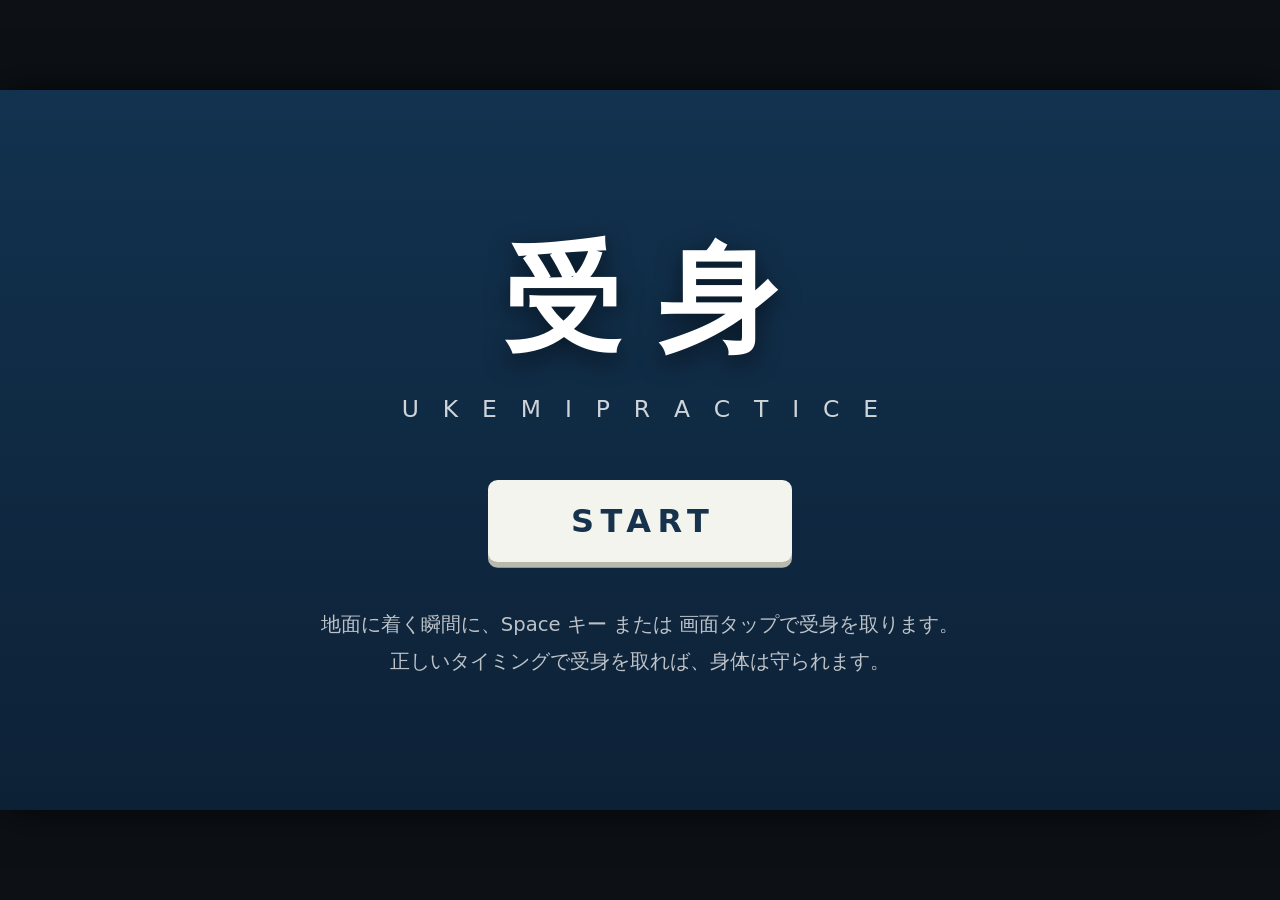
<file: index.html>
<!DOCTYPE html>
<html lang="ja">
<head>
<meta charset="utf-8">
<meta name="viewport" content="width=device-width, initial-scale=1, maximum-scale=1, user-scalable=no, viewport-fit=cover">
<title>受身 ― 受身練習ソフト</title>
<style>
  *{margin:0;padding:0;box-sizing:border-box;-webkit-tap-highlight-color:transparent;}
  html,body{width:100%;height:100%;background:#0d1116;overflow:hidden;
    font-family:"Hiragino Kaku Gothic ProN","Hiragino Sans","Yu Gothic","YuGothic",Meiryo,system-ui,sans-serif;
    color:#fff;-webkit-user-select:none;user-select:none;}
  #stage{position:fixed;inset:0;overflow:hidden;}
  #wrap{position:absolute;left:50%;top:50%;width:960px;height:540px;
        transform:translate(-50%,-50%);transform-origin:50% 50%;
        background:#000;overflow:hidden;box-shadow:0 0 40px rgba(0,0,0,.8);font-size:16px;}
  canvas{position:absolute;inset:0;width:100%;height:100%;display:block;}
  #ui{position:absolute;inset:0;pointer-events:none;}

  .hud{position:absolute;top:1.1em;left:1.3em;font-size:.95em;letter-spacing:.08em;
       text-shadow:0 .12em .3em rgba(0,0,0,.6);opacity:.95;}
  .hud b{font-size:1.35em;font-weight:700;margin-right:.5em;}
  .hud span{font-size:1.05em;font-weight:600;}
  #hint{position:absolute;left:0;right:0;bottom:1.5em;text-align:center;
        font-size:1.25em;font-weight:600;letter-spacing:.06em;
        text-shadow:0 .12em .35em rgba(0,0,0,.75);}
  #hint small{display:block;margin-top:.5em;font-size:.62em;font-weight:400;opacity:.75;letter-spacing:.14em;}
  #mute{position:absolute;top:.9em;right:1em;pointer-events:auto;cursor:pointer;
        font-size:.85em;padding:.45em .8em;border:1px solid rgba(255,255,255,.35);
        border-radius:2em;background:rgba(0,0,0,.25);color:#fff;letter-spacing:.08em;}

  .screen{position:absolute;inset:0;display:flex;flex-direction:column;
          align-items:center;justify-content:center;text-align:center;padding:2em;}
  .screen.hide{display:none;}
  #s-title{background:linear-gradient(180deg,#12324f 0%,#0d2136 100%);pointer-events:auto;}
  #s-title h1{font-size:5.6em;font-weight:800;letter-spacing:.3em;text-indent:.3em;
              margin-bottom:.12em;text-shadow:0 .06em .2em rgba(0,0,0,.5);}
  #s-title .sub{font-size:1.1em;letter-spacing:.35em;text-indent:.35em;opacity:.8;margin-bottom:2.4em;}
  .btn{pointer-events:auto;cursor:pointer;font-family:inherit;font-weight:700;
       font-size:1.5em;letter-spacing:.2em;text-indent:.2em;padding:.7em 2.4em;border:none;border-radius:.3em;
       background:#f4f4ee;color:#16324c;box-shadow:0 .18em 0 #b9b9ae;transition:transform .08s;}
  .btn:active{transform:translateY(.1em);box-shadow:0 .08em 0 #b9b9ae;}
  #s-title .note{margin-top:2.2em;font-size:.92em;line-height:1.9;opacity:.72;}

  #s-msg{background:rgba(6,12,20,.62);backdrop-filter:blur(2px);}
  #s-msg.clear-bg{background:rgba(6,12,20,.28);backdrop-filter:none;}
  #msg-sub{font-size:1.15em;letter-spacing:.34em;text-indent:.34em;opacity:.85;margin-bottom:.5em;}
  #msg-main{font-size:3.4em;font-weight:800;letter-spacing:.12em;text-indent:.12em;
            text-shadow:0 .06em .25em rgba(0,0,0,.55);}
  #msg-badge{margin-top:.55em;font-size:1.9em;font-weight:800;letter-spacing:.22em;text-indent:.22em;}
  #msg-tip{margin-top:1.3em;font-size:1.15em;line-height:1.8;opacity:.9;max-width:26em;}
  #msg-go{margin-top:1.8em;font-size:.9em;letter-spacing:.2em;opacity:.65;}
  .badge-p{color:#ffe27a;text-shadow:0 0 .5em rgba(255,214,64,.6);}
  .badge-g{color:#9fe8b0;}

  #s-end{background:linear-gradient(180deg,#bfe4f5 0%,#eef6e6 60%,#f7f3e4 100%);color:#123;pointer-events:auto;}
  #s-end .lead{font-size:1.7em;font-weight:700;letter-spacing:.1em;margin-bottom:.9em;}
  #s-end .end{font-size:6em;font-weight:800;letter-spacing:.42em;text-indent:.42em;margin-bottom:.35em;color:#16324c;}
  #s-end .rank{font-size:1em;letter-spacing:.14em;opacity:.75;margin-bottom:2.2em;}
  #s-end .btn{background:#16324c;color:#fff;box-shadow:0 .18em 0 #0b1c2c;font-size:1.25em;}
  #s-end .foot{margin-top:1.8em;font-size:.85em;opacity:.6;letter-spacing:.1em;}

  .fadein{animation:fi .35s ease both;}
  @keyframes fi{from{opacity:0;transform:translateY(.5em);}to{opacity:1;transform:none;}}
</style>
</head>
<body>
<div id="stage"><div id="wrap">
  <canvas id="cv"></canvas>
  <div id="ui">
    <div class="hud hide" id="hud"><b id="hud-lv">LEVEL 1</b><span id="hud-name">転倒</span></div>
    <div id="hint" class="hide"></div>
    <div id="mute">♪ ON</div>

    <div class="screen" id="s-title">
      <h1>受身</h1>
      <div class="sub">U K E M I  P R A C T I C E</div>
      <button class="btn" id="btn-start">START</button>
      <div class="note">
        地面に着く瞬間に、Space キー または 画面タップで受身を取ります。<br>
        正しいタイミングで受身を取れば、身体は守られます。
      </div>
    </div>

    <div class="screen hide" id="s-msg">
      <div id="msg-sub"></div>
      <div id="msg-main"></div>
      <div id="msg-badge"></div>
      <div id="msg-tip"></div>
      <div id="msg-go"></div>
    </div>

    <div class="screen hide" id="s-end">
      <div class="lead">受身を覚えておけば安心ですね！</div>
      <div class="end">END</div>
      <div class="rank" id="end-rank"></div>
      <button class="btn" id="btn-again">もう一度受身を練習する</button>
      <div class="foot">受身練習ソフト「受身」</div>
    </div>
  </div>
</div></div>

<script>
(function(){
"use strict";
const W=960,H=540;
const cv=document.getElementById('cv'), g=cv.getContext('2d');
const wrap=document.getElementById('wrap');
const el={
  hud:document.getElementById('hud'), hudLv:document.getElementById('hud-lv'), hudName:document.getElementById('hud-name'),
  hint:document.getElementById('hint'), mute:document.getElementById('mute'),
  title:document.getElementById('s-title'), msg:document.getElementById('s-msg'), end:document.getElementById('s-end'),
  sub:document.getElementById('msg-sub'), main:document.getElementById('msg-main'),
  badge:document.getElementById('msg-badge'), tip:document.getElementById('msg-tip'), go:document.getElementById('msg-go'),
  rank:document.getElementById('end-rank')
};

/* ---------- resize ---------- */
function resize(){
  const vw=window.innerWidth, vh=window.innerHeight;
  const portrait=vh>vw*1.08;               // 縦持ちのときは横向きに回して大きく表示
  const aw=portrait?vh:vw, ah=portrait?vw:vh;
  const w=Math.min(aw, ah*W/H), h=w*H/W;
  wrap.style.width=w+'px'; wrap.style.height=h+'px';
  wrap.style.transform='translate(-50%,-50%)'+(portrait?' rotate(90deg)':'');
  wrap.style.fontSize=(w/W*16)+'px';
  const dpr=Math.min(window.devicePixelRatio||1,2);
  const cw=Math.round(W*dpr), chh=Math.round(H*dpr);
  if(cv.width!==cw||cv.height!==chh){ cv.width=cw; cv.height=chh; }
  g.setTransform(dpr,0,0,dpr,0,0);
}
window.addEventListener('resize',resize);
window.addEventListener('orientationchange',()=>setTimeout(resize,120));

/* ---------- audio ---------- */
const A={ctx:null,on:true,windGain:null,windSrc:null,bgmTimer:null};
function ac(){ if(!A.ctx){ try{A.ctx=new (window.AudioContext||window.webkitAudioContext)();}catch(e){} }
  if(A.ctx&&A.ctx.state==='suspended') A.ctx.resume(); return A.ctx; }
function noiseBuf(sec){
  const c=ac(); const n=Math.floor(c.sampleRate*sec); const b=c.createBuffer(1,n,c.sampleRate);
  const d=b.getChannelData(0); for(let i=0;i<n;i++) d[i]=Math.random()*2-1; return b;
}
function slap(power){ // 受身音
  const c=ac(); if(!c||!A.on) return; const t=c.currentTime;
  const p=Math.max(1,power);
  const src=c.createBufferSource(); src.buffer=noiseBuf(0.5);
  const bp=c.createBiquadFilter(); bp.type='bandpass'; bp.frequency.value=1500-160*p; bp.Q.value=0.7;
  const gg=c.createGain(); gg.gain.setValueAtTime(0.0001,t);
  gg.gain.exponentialRampToValueAtTime(Math.min(0.9,0.34+0.13*p),t+0.006);
  gg.gain.exponentialRampToValueAtTime(0.0001,t+0.12+0.09*p);
  src.connect(bp); bp.connect(gg); gg.connect(c.destination); src.start(t); src.stop(t+0.7);
  // 低音の衝撃
  const o=c.createOscillator(), og=c.createGain();
  o.type='sine'; o.frequency.setValueAtTime(150-14*p,t); o.frequency.exponentialRampToValueAtTime(34,t+0.25+0.1*p);
  og.gain.setValueAtTime(0.0001,t); og.gain.exponentialRampToValueAtTime(0.28+0.14*p,t+0.01);
  og.gain.exponentialRampToValueAtTime(0.0001,t+0.4+0.22*p);
  o.connect(og); og.connect(c.destination); o.start(t); o.stop(t+0.9+0.3*p);
  if(p>=3){ // 大きな余韻
    const s2=c.createBufferSource(); s2.buffer=noiseBuf(2.2);
    const lp=c.createBiquadFilter(); lp.type='lowpass'; lp.frequency.value=420;
    const g2=c.createGain(); g2.gain.setValueAtTime(0.35,t+0.02); g2.gain.exponentialRampToValueAtTime(0.0001,t+2.0);
    s2.connect(lp); lp.connect(g2); g2.connect(c.destination); s2.start(t+0.02); s2.stop(t+2.3);
  }
}
function beep(freq,dur,type,vol,delay){
  const c=ac(); if(!c||!A.on) return; const t=c.currentTime+(delay||0);
  const o=c.createOscillator(), gg=c.createGain();
  o.type=type||'triangle'; o.frequency.value=freq;
  gg.gain.setValueAtTime(0.0001,t); gg.gain.exponentialRampToValueAtTime(vol||0.14,t+0.02);
  gg.gain.exponentialRampToValueAtTime(0.0001,t+dur);
  o.connect(gg); gg.connect(c.destination); o.start(t); o.stop(t+dur+0.05);
}
function sfxOk(perfect){ if(perfect){beep(1046,0.16,'triangle',0.13,0.05);beep(1568,0.3,'triangle',0.12,0.16);}
  else {beep(784,0.16,'triangle',0.11,0.05);beep(1046,0.26,'triangle',0.1,0.16);} }
function sfxFail(){ beep(320,0.2,'sine',0.1,0); beep(240,0.34,'sine',0.09,0.14); }
function sfxCar(){ const c=ac(); if(!c||!A.on) return; const t=c.currentTime;
  const o=c.createOscillator(),gg=c.createGain(); o.type='sawtooth';
  o.frequency.setValueAtTime(190,t); o.frequency.linearRampToValueAtTime(120,t+0.9);
  gg.gain.setValueAtTime(0.0001,t); gg.gain.linearRampToValueAtTime(0.1,t+0.5); gg.gain.linearRampToValueAtTime(0.0001,t+1.1);
  o.connect(gg); gg.connect(c.destination); o.start(t); o.stop(t+1.2); }
function windStart(){ const c=ac(); if(!c||!A.on||A.windSrc) return;
  const s=c.createBufferSource(); s.buffer=noiseBuf(2.5); s.loop=true;
  const f=c.createBiquadFilter(); f.type='lowpass'; f.frequency.value=900;
  const gg=c.createGain(); gg.gain.value=0.0001;
  s.connect(f); f.connect(gg); gg.connect(c.destination); s.start();
  A.windSrc=s; A.windGain=gg; }
function windSet(v){ if(A.windGain&&A.ctx) A.windGain.gain.setTargetAtTime(A.on?Math.max(0.0001,v):0.0001,A.ctx.currentTime,0.12); }
function windStop(){ if(A.windSrc){ try{A.windSrc.stop();}catch(e){} A.windSrc=null; A.windGain=null; } }
const MEL=[523,659,784,880,784,659,587,659];
function bgmLoop(){
  if(!A.on) return;
  MEL.forEach((f,i)=>{ beep(f,0.34,'triangle',0.075,i*0.34); beep(f/2,0.3,'sine',0.05,i*0.34); });
  A.bgmTimer=setTimeout(bgmLoop,MEL.length*340);
}
function bgmStop(){ if(A.bgmTimer){clearTimeout(A.bgmTimer);A.bgmTimer=null;} }
el.mute.addEventListener('click',(e)=>{ e.stopPropagation(); A.on=!A.on; el.mute.textContent=A.on?'♪ ON':'♪ OFF';
  if(!A.on){ windSet(0); bgmStop(); } });

/* ---------- fx ---------- */
const fx={dust:[],shake:0,flash:0,pop:null};
function shake(v){ fx.shake=Math.max(fx.shake,v); }
function flash(v){ fx.flash=Math.max(fx.flash,v); }
function dust(x,y,n,power,col,slow){
  for(let i=0;i<n;i++){
    const a=Math.random()*Math.PI*2, sp=(0.4+Math.random())*power*70;
    fx.dust.push({x:x+(Math.random()-0.5)*76*power,y:y,
      vx:Math.cos(a)*sp*(0.6+Math.random()), vy:-Math.abs(Math.sin(a))*sp*0.55-20*power,
      r:(8+Math.random()*20)*Math.sqrt(power), life:1, dec:(0.5+Math.random()*0.5)/(slow||1),
      col:col||'rgba(214,206,190,'});
  }
}
function popText(txt,size,col){ fx.pop={t:0,txt:txt,size:size||70,col:col||'#fff'}; }
function fxUpdate(dt){
  fx.shake=Math.max(0,fx.shake-dt*36);
  fx.flash=Math.max(0,fx.flash-dt*3.2);
  for(let i=fx.dust.length-1;i>=0;i--){
    const p=fx.dust[i];
    p.x+=p.vx*dt; p.y+=p.vy*dt; p.vy+=120*dt; p.vx*=0.97; p.r+=26*dt;
    p.life-=dt*p.dec*0.75; if(p.life<=0) fx.dust.splice(i,1);
  }
  if(fx.pop){ fx.pop.t+=dt; if(fx.pop.t>1.15) fx.pop=null; }
}
function fxDraw(){
  for(const p of fx.dust){
    g.fillStyle=p.col+(Math.max(0,p.life)*0.5).toFixed(3)+')';
    g.beginPath(); g.arc(p.x,p.y,p.r,0,7); g.fill();
  }
  if(fx.pop){
    const t=fx.pop.t; const s=t<0.12? (t/0.12)*1.18 : 1.18-Math.min(0.18,(t-0.12)*0.6);
    const a=t<0.8?1:Math.max(0,1-(t-0.8)/0.35);
    g.save(); g.globalAlpha=a; g.translate(W/2,H*0.34);
    g.font='800 '+fx.pop.size+'px "Hiragino Kaku Gothic ProN","Yu Gothic",Meiryo,sans-serif';
    g.textAlign='center'; g.textBaseline='middle';
    const fit=Math.min(1,(W*0.88)/Math.max(1,g.measureText(fx.pop.txt).width));
    g.scale(s*fit,s*fit);
    g.lineWidth=12; g.strokeStyle='rgba(20,20,20,.85)'; g.strokeText(fx.pop.txt,0,0);
    g.fillStyle=fx.pop.col; g.fillText(fx.pop.txt,0,0); g.restore();
  }
  if(fx.flash>0){ g.fillStyle='rgba(255,255,255,'+Math.min(1,fx.flash)+')'; g.fillRect(0,0,W,H); }
}

/* ---------- character ---------- */
const GI='#fbfbf6', GI2='#e2e2d6', SKIN='#f0c49b', LINE='#2b2b2b', BELT='#1a1a1a';
function seg(x,y,ang,len,w,col){
  const x2=x+Math.sin(ang)*len, y2=y+Math.cos(ang)*len;
  g.lineCap='round'; g.lineWidth=w+3; g.strokeStyle=LINE;
  g.beginPath(); g.moveTo(x,y); g.lineTo(x2,y2); g.stroke();
  g.lineWidth=w; g.strokeStyle=col;
  g.beginPath(); g.moveTo(x,y); g.lineTo(x2,y2); g.stroke();
  return [x2,y2];
}
const POSES={
  stand:{aL:[0.22,0.10],aR:[-0.22,-0.10],lL:[0.12,0.05],lR:[-0.12,-0.05],lean:0},
  walk:null,
  brace:{aL:[1.5,0.7],aR:[-1.5,-0.7],lL:[0.3,0.3],lR:[-0.3,-0.3],lean:0},
  fall:{aL:[2.1,0.5],aR:[-2.1,-0.5],lL:[0.5,0.55],lR:[-0.45,-0.5],lean:0},
  tuck:{aL:[2.5,1.5],aR:[-2.5,-1.5],lL:[2.0,-1.4],lR:[-2.2,1.4],lean:0},
  ukemi:{aL:[1.42,0.06],aR:[-1.05,-0.5],lL:[0.85,0.5],lR:[-0.5,0.45],lean:0},
  down:{aL:[1.9,-0.9],aR:[-2.4,0.8],lL:[1.2,-1.0],lR:[-1.6,0.9],lean:0}
};
function drawJudoka(pose,tt){
  // 原点=腰。足元 y=+45、頭頂 y=-58
  let P=POSES[pose]||POSES.stand;
  if(pose==='walk'){
    const s=Math.sin(tt*9), c=Math.cos(tt*9);
    P={aL:[0.35*-s+0.1,0.15],aR:[0.35*s-0.1,-0.15],lL:[0.42*s,Math.max(0,-0.5*s)],lR:[-0.42*s,Math.max(0,0.5*s)],lean:0.05};
  }
  const shY=-26, hipY=0;
  // 奥側の手足
  seg(0,hipY,P.lR[0],26,11,GI2)&&0;
  let k=seg(0,hipY,P.lR[0],26,11,GI2); seg(k[0],k[1],P.lR[0]+P.lR[1],24,10,GI2);
  let a=seg(2,shY,P.aR[0],20,9,GI2); seg(a[0],a[1],P.aR[0]+P.aR[1],19,8,SKIN);
  // 胴（柔道着）
  g.save();
  g.beginPath();
  g.moveTo(-15,shY-6); g.lineTo(15,shY-6); g.lineTo(13,hipY+6); g.lineTo(-13,hipY+6); g.closePath();
  g.fillStyle=GI; g.strokeStyle=LINE; g.lineWidth=3; g.fill(); g.stroke();
  g.beginPath(); g.moveTo(-9,shY-6); g.lineTo(1,hipY+4); g.lineTo(9,shY-6);
  g.strokeStyle='#c9c9bc'; g.lineWidth=2.5; g.stroke();
  g.restore();
  // 帯
  g.fillStyle=BELT; g.fillRect(-15,hipY-6,30,8);
  g.fillRect(-4,hipY-6,7,17);
  // 手前側の手足
  k=seg(0,hipY,P.lL[0],26,11,GI); seg(k[0],k[1],P.lL[0]+P.lL[1],24,10,GI);
  a=seg(-2,shY,P.aL[0],20,9,GI); seg(a[0],a[1],P.aL[0]+P.aL[1],19,8,SKIN);
  // 頭
  const hx=Math.sin(P.lean)*8, hy=shY-18;
  g.beginPath(); g.arc(hx,hy,12.5,0,7); g.fillStyle=SKIN; g.fill();
  g.lineWidth=3; g.strokeStyle=LINE; g.stroke();
  g.beginPath(); g.arc(hx,hy-1.5,12.5,Math.PI*1.05,Math.PI*2.0); g.fillStyle='#20201f'; g.fill();
  g.fillStyle='#20201f';
  g.beginPath(); g.arc(hx+5.5,hy+2,1.8,0,7); g.fill();
  g.beginPath(); g.arc(hx-1,hy+2,1.8,0,7); g.fill();
}
function charAt(x,y,rot,pose,tt,scale){
  g.save(); g.translate(x,y); g.rotate(rot||0); if(scale&&scale!==1) g.scale(scale,scale);
  drawJudoka(pose,tt||0); g.restore();
}

/* ---------- background helpers ---------- */
function grad(y0,y1,c0,c1){ const gr=g.createLinearGradient(0,y0,0,y1); gr.addColorStop(0,c0); gr.addColorStop(1,c1); return gr; }
function drawDojo(t,gy){
  g.fillStyle='#e8dcc2'; g.fillRect(0,0,W,gy);
  g.fillStyle='#d9c9a6'; g.fillRect(0,0,W,90);
  g.strokeStyle='rgba(120,96,60,.35)'; g.lineWidth=3;
  for(let x=0;x<W;x+=120){ g.beginPath(); g.moveTo(x,90); g.lineTo(x,gy); g.stroke(); }
  g.beginPath(); g.moveTo(0,90); g.lineTo(W,90); g.stroke();
  // 掛け軸風
  g.fillStyle='#f4efe2'; g.fillRect(410,110,140,190);
  g.strokeStyle='#8b7a55'; g.lineWidth=4; g.strokeRect(410,110,140,190);
  g.fillStyle='#3a3a38'; g.font='700 52px "Hiragino Kaku Gothic ProN",serif'; g.textAlign='center';
  g.fillText('受',480,180); g.fillText('身',480,250);
  // 畳
  g.fillStyle='#5f8f5e'; g.fillRect(0,gy,W,H-gy);
  g.strokeStyle='rgba(255,255,255,.18)'; g.lineWidth=3;
  for(let x=-40;x<W+120;x+=160){ g.beginPath(); g.moveTo(x,gy); g.lineTo(x-60,H); g.stroke(); }
  for(let y=gy+28;y<H;y+=36){ g.beginPath(); g.moveTo(0,y); g.lineTo(W,y); g.stroke(); }
  g.fillStyle='rgba(0,0,0,.13)'; g.fillRect(0,gy,W,6);
}
function drawStairs(gy){
  g.fillStyle='#e7e2d6'; g.fillRect(0,0,W,H);
  g.fillStyle='#dcd5c4'; g.fillRect(0,0,W,120);
  // 階段の塊
  g.beginPath(); g.moveTo(150,170);
  for(let i=0;i<9;i++){ const x=150+i*62, y=170+i*34; g.lineTo(x+64,y); g.lineTo(x+64,y+34); }
  g.lineTo(150+9*62,gy); g.lineTo(150,gy); g.closePath();
  g.fillStyle='#c9bfa6'; g.fill();
  for(let i=0;i<9;i++){ const x=150+i*62, y=170+i*34;
    g.fillStyle='#ded6c3'; g.fillRect(x,y,64,10);
    g.fillStyle='rgba(0,0,0,.14)'; g.fillRect(x,y+10,64,4); }
  g.strokeStyle='rgba(90,78,56,.45)'; g.lineWidth=3;
  g.beginPath(); g.moveTo(150,170);
  for(let i=0;i<9;i++){ const x=150+i*62, y=170+i*34; g.lineTo(x+64,y); g.lineTo(x+64,y+34); }
  g.stroke();
  g.fillStyle='#c3b9a3'; g.fillRect(0,gy,W,H-gy);
  g.fillStyle='rgba(0,0,0,.12)'; g.fillRect(0,gy,W,7);
  g.strokeStyle='rgba(0,0,0,.10)'; g.lineWidth=2;
  for(let x=0;x<W;x+=90){ g.beginPath(); g.moveTo(x,gy); g.lineTo(x,H); g.stroke(); }
  g.fillStyle='#b7ac93'; g.fillRect(140,120,16,300);
}
function drawStreet(t,gy){
  g.fillStyle=grad(0,gy,'#a9d8f0','#dceef8'); g.fillRect(0,0,W,gy);
  g.fillStyle='#b9bec6';
  g.fillRect(40,120,150,220); g.fillRect(240,70,120,270); g.fillRect(640,100,180,240);
  g.fillStyle='rgba(255,255,255,.55)';
  for(let bx of [[40,150],[240,120],[640,180]]) for(let i=0;i<4;i++) for(let j=0;j<3;j++)
    g.fillRect(bx[0]+18+j*40,150+i*46,22,26);
  g.fillStyle='#8d9299'; g.fillRect(0,gy-26,W,26);
  g.fillStyle='#4c4f54'; g.fillRect(0,gy,W,H-gy);
  g.fillStyle='rgba(255,255,255,.92)';
  for(let i=0;i<7;i++) g.fillRect(240+i*66,gy+14,44,110);
  g.fillStyle='rgba(0,0,0,.15)'; g.fillRect(0,gy,W,5);
}
function drawCar(x,gy){
  const y=gy+18;
  g.save(); g.translate(x,y);
  g.fillStyle='#c9352f'; g.beginPath();
  g.moveTo(-110,0); g.lineTo(-96,-38); g.lineTo(-30,-52); g.lineTo(40,-52); g.lineTo(96,-34); g.lineTo(110,0);
  g.closePath(); g.fill();
  g.fillStyle='#20242a'; g.fillRect(-84,-46,52,26); g.fillRect(-22,-46,56,26);
  g.fillStyle='#1a1a1a';
  g.beginPath(); g.arc(-62,4,20,0,7); g.fill(); g.beginPath(); g.arc(62,4,20,0,7); g.fill();
  g.fillStyle='#888'; g.beginPath(); g.arc(-62,4,8,0,7); g.fill(); g.beginPath(); g.arc(62,4,8,0,7); g.fill();
  g.fillStyle='#ffe9a8'; g.fillRect(-118,-24,14,12);
  g.restore();
}
function drawBuildingFall(scroll,gy){
  g.fillStyle=grad(0,H,'#7fb6d8','#bcd9e8'); g.fillRect(0,0,W,H);
  // 壁
  g.fillStyle='#9aa3ac'; g.fillRect(180,0,600,H);
  g.fillStyle='#8b939c'; g.fillRect(180,0,26,H); g.fillRect(754,0,26,H);
  const step=130, off=((scroll%step)+step)%step;
  for(let i=-1;i<H/step+2;i++){
    const y=i*step+off;
    for(let c=0;c<3;c++){
      const x=240+c*180;
      g.fillStyle='#5c86a3'; g.fillRect(x,y,120,74);
      g.fillStyle='rgba(255,255,255,.35)'; g.beginPath();
      g.moveTo(x,y+74); g.lineTo(x+52,y); g.lineTo(x+92,y); g.lineTo(x+40,y+74); g.closePath(); g.fill();
      g.strokeStyle='#78838c'; g.lineWidth=5; g.strokeRect(x,y,120,74);
    }
    g.fillStyle='rgba(0,0,0,.10)'; g.fillRect(180,y+94,600,14);
  }
  if(gy<H){
    const z=Math.max(1,(H-gy)/60);
    g.fillStyle='#6f7377'; g.fillRect(0,gy,W,H-gy);
    g.fillStyle='rgba(0,0,0,.18)'; g.fillRect(0,gy,W,8*Math.min(3,z));
    g.fillStyle='#616568';
    for(let x=0;x<W;x+=110*z) g.fillRect(x,gy+22*z,96*z,3*z);
  }
}
function speedLines(v){
  if(v<=0||S.mode!=='action') return;
  g.save(); g.globalAlpha=Math.min(0.55,v); g.strokeStyle='#fff'; g.lineWidth=3;
  for(let i=0;i<18;i++){
    const x=(i*137+((i*53)%90))%W, y=((i*211+performance.now()*1.6*v)%(H+200))-100;
    g.beginPath(); g.moveTo(x,y); g.lineTo(x,y+70+60*v); g.stroke();
  }
  g.restore();
}
function drawRoof(){
  g.fillStyle=grad(0,H,'#8ec3e0','#cfe6f0'); g.fillRect(0,0,W,H);
  g.fillStyle='#b4c3cc'; g.fillRect(60,330,140,60); g.fillRect(760,300,120,90);
  g.fillStyle='#a7b2ba'; g.fillRect(0,300,W,20);
  g.fillStyle='#9aa3ac'; g.fillRect(0,320,W,H-320);
  g.fillStyle='#8b939c'; g.fillRect(0,320,W,10);
  g.fillStyle='#6f7a83'; g.fillRect(300,250,90,70); g.fillRect(560,262,70,58);
}
function drawCabin(t){
  g.fillStyle='#dfe2e6'; g.fillRect(0,0,W,H);
  g.fillStyle='#c6cbd1'; g.fillRect(0,0,W,70); g.fillRect(0,470,W,70);
  for(let i=0;i<5;i++){ const x=80+i*150;
    g.fillStyle='#8fa0b0'; g.fillRect(x,150,80,64);
    g.fillStyle='#bfe2f4'; g.fillRect(x+10,160,60,44); }
  g.fillStyle='#5c6774'; g.fillRect(40,240,150,190); g.fillRect(760,240,150,190);
  g.fillStyle='#48525d'; g.fillRect(40,240,150,26); g.fillRect(760,240,150,26);
}

/* ---------- levels ---------- */
function ez(u,p){ return Math.pow(Math.max(0,Math.min(1,u)),p); }
function lerp(a,b,u){ return a+(b-a)*Math.max(0,Math.min(1,u)); }
const HINT='地面に着く瞬間に受身を取りましょう';

const LEVELS=[
{ lv:'LEVEL 1', name:'転倒', place:'柔道場',
  desc:'まずは基本です。転んだ時に受身を取ってみましょう。',
  land:2.15, gy:430, win:{p:[-0.15,0.05],g:[-0.42,0.14]},
  impact:{dur:1.15,hide:0,power:1,word:'バシン！',size:78,shake:9,dust:16},
  draw:(t)=>drawDojo(t,430),
  ch:(t)=>{ const u=(t-0.55)/1.6; const th=-Math.PI/2*ez(u,1.75);
    return {x:480+Math.sin(th)*45, y:430-Math.cos(th)*45, rot:th,
      pose: t<0.55?'stand':(u>0.55?'fall':'brace')}; }
},
{ lv:'LEVEL 2', name:'投げ技', place:'柔道場',
  desc:'相手に投げられた時も、同じように受身を取ります。',
  land:2.0, gy:430, win:{p:[-0.14,0.05],g:[-0.38,0.12]},
  impact:{dur:1.15,hide:0,power:1.3,word:'バシン！',size:80,shake:11,dust:20},
  draw:(t)=>{ drawDojo(t,430);
    // 相手（投げる側）
    const u=Math.max(0,Math.min(1,(t-0.55)/0.5));
    g.save(); g.translate(392+u*26,430-45+u*10); g.rotate(0.55*ez(u,0.7)); g.scale(-1,1);
    drawJudoka(u>0.05?'brace':'stand',0); g.restore(); },
  ch:(t)=>{ if(t<0.62) return {x:452,y:430-45,rot:0.12,pose:'brace'};
    const u=(t-0.62)/1.38;
    const x=lerp(452,626,ez(u,0.9));
    const yTop=lerp(430-45,430-26,u)-190*Math.sin(Math.PI*Math.min(1,u*0.98));
    return {x:x,y:yTop,rot:-(Math.PI*2+Math.PI/2)*ez(u,0.92),pose:u<0.75?'tuck':'fall'}; }
},
{ lv:'LEVEL 3', name:'階段', place:'屋内',
  desc:'階段で足を滑らせました。落ち切る瞬間に受身を取りましょう。',
  land:2.5, gy:470, win:{p:[-0.13,0.04],g:[-0.35,0.11]},
  impact:{dur:1.2,hide:0,power:1.5,word:'バシン！',size:82,shake:13,dust:24},
  draw:()=>drawStairs(470),
  ch:(t)=>{ if(t<0.4){ return {x:176,y:170-45,rot:0.1*Math.sin(t*9),pose:'stand'}; }
    const u=(t-0.4)/2.1;
    if(u<0.74){ const uu=u/0.74;
      const x=lerp(180,600,uu), sy=lerp(170,442,uu);
      const b=Math.abs(Math.sin(uu*Math.PI*4.2))*40;
      return {x:x,y:sy-30-b,rot:-uu*Math.PI*6.4,pose:'tuck'}; }
    const uu=(u-0.74)/0.26;
    return {x:lerp(600,712,uu), y:lerp(412,470-26,ez(uu,1.5)), rot:-Math.PI*6.4-uu*Math.PI*1.5, pose:uu>0.4?'fall':'tuck'}; }
},
{ lv:'LEVEL 4', name:'交通事故', place:'横断歩道',
  desc:'横断歩道を渡ります。地面に着く瞬間に受身を取りましょう。',
  land:3.5, gy:440, win:{p:[-0.12,0.04],g:[-0.33,0.10]},
  impact:{dur:1.5,hide:0.15,power:2,word:'バシン！！',size:88,shake:18,dust:34},
  init(){ this._hit=false; },
  draw(t){ drawStreet(t,440);
    let cx;
    if(t<1.25) cx=lerp(1320,566,ez(t/1.25,1.35));
    else cx=566-ez((t-1.25)/2.2,0.55)*820;
    drawCar(cx,440);
    if(t>0.42&&!this._hit0){ this._hit0=true; sfxCar(); }
    if(t>=1.25&&!this._hit){ this._hit=true; flash(0.85); shake(20);
      slap(1.6); popText('ドン！！',86,'#fff2b0'); dust(452,440,14,1.1);} },
  ch:(t)=>{ if(t<1.25) return {x:lerp(330,452,t/1.25),y:440-45,rot:0,pose:'walk',tt:t};
    const u=(t-1.25)/2.25;
    const x=lerp(452,224,ez(u,0.85));
    const y=lerp(440-45,440-26,u)-280*Math.sin(Math.PI*Math.min(1,u*0.99));
    return {x:x,y:y,rot:-(Math.PI*2.6)*ez(u,0.95),pose:u<0.72?'tuck':'fall'}; }
},
{ lv:'LEVEL 5', name:'ビル', place:'屋上',
  desc:'地面に着く瞬間に受身を取りましょう。',
  land:4.0, gy:430, win:{p:[-0.11,0.04],g:[-0.30,0.10]},
  impact:{dur:2.6,hide:1.0,power:3,word:'ズドン！！',size:104,shake:26,dust:60},
  gtop(t){ const rem=Math.max(0,this.land-t);
    return rem<2.4 ? 430+118*(1-Math.exp(-(rem*rem)/2.2)) : 900; },
  draw(t){
    if(t<1.0){ drawRoof();
      return; }
    const L=this.land, rem=L-t;
    const gy=this.gtop(t);
    const sc=(t-1.0)*(520+(t-1.0)*260);
    drawBuildingFall(sc,gy);
    speedLines(Math.min(0.9,(t-1.0)/2.2));
    // 階数表示
    const fu=Math.min(1,(t-1.0)/(L-1.0));
    const fl=Math.max(1,Math.ceil(11*(1-fu)));
    g.save(); g.globalAlpha=0.85;
    g.fillStyle='#fff'; g.font='800 78px system-ui,sans-serif'; g.textAlign='right';
    g.lineWidth=8; g.strokeStyle='rgba(20,30,40,.6)';
    g.strokeText(fl+'F',900,120); g.fillText(fl+'F',900,120); g.restore();
    if(!this._w){ this._w=true; windStart(); }
    windSet(0.05+0.30*fu);
  },
  ch(t){
    if(t<0.62) return {x:470,y:300-45,rot:0,pose:'stand'};
    if(t<1.0){ const u=(t-0.62)/0.38; return {x:470+u*16,y:300-45+u*30,rot:-0.5*u,pose:'brace'}; }
    const L=this.land, rem=L-t;
    const k=rem<1.3?ez(1-rem/1.3,2.3):0;
    const u=(t-1.0)/(L-1.0);
    return {x:480+Math.sin(t*1.4)*22, y:lerp(250,this.gtop(t)-26,k), rot:-0.5-u*Math.PI*2.4,
      pose:'fall', sc:1+0.45*k};
  }
},
{ lv:'FINAL LEVEL', name:'飛行機', place:'高度10,000m',
  desc:'地面に着く瞬間に受身を取りましょう。',
  land:11.4, gy:430, win:{p:[-0.11,0.04],g:[-0.28,0.09]},
  impact:{dur:5.2,hide:2.2,power:4,word:'バシィィィィン！！！',size:82,shake:38,dust:110},
  gtop(t){ const rem=Math.max(0,this.land-t), u=(t-1.55)/(this.land-1.55);
    const far=536-34*Math.min(1,Math.max(0,(u-0.38)/0.45));
    const near=430+126*(1-Math.exp(-(rem*rem)/2.6));
    return Math.min(far,near); },
  draw(t){
    const F=1.55, L=this.land;
    if(t<F){
      drawCabin(t);
      if(t>0.55){
        const u=Math.min(1,(t-0.55)/0.5);
        g.fillStyle='#bfe2f4'; g.fillRect(lerp(910,760,u),240,lerp(0,150,u),190);
        g.fillStyle='rgba(255,255,255,'+(0.25*u)+')'; g.fillRect(0,0,W,H);
        if(!this._d){ this._d=true; flash(0.5); windStart(); }
        windSet(0.1+0.35*u);
      }
      return;
    }
    const u=(t-F)/(L-F), rem=L-t;
    // 空
    let c0,c1;
    if(u<0.30){ c0='#1f6fc4'; c1='#8fc6e8'; }
    else if(u<0.50){ c0='#4f8fcf'; c1='#dfe9ef'; }
    else { c0='#7fb2da'; c1='#c9dbe6'; }
    g.fillStyle=grad(0,H,c0,c1); g.fillRect(0,0,W,H);
    // 雲
    const cl=(u-0.30)/0.22;
    if(u>0.14&&u<0.62){
      const a=u<0.30? (u-0.14)/0.16 : (u<0.44?1:Math.max(0,1-(u-0.44)/0.18));
      g.save(); g.globalAlpha=Math.min(1,a)*0.95;
      const sp=((t*760)%1400);
      for(let i=0;i<14;i++){
        const yy=((i*160+sp*(0.7+(i%3)*0.25))%1500)-300;
        const xx=(i*253)%W;
        g.fillStyle='#ffffff';
        g.beginPath(); g.ellipse(xx,yy,190+((i*37)%90),58+((i*23)%34),0,0,7); g.fill();
      }
      g.restore();
    }
    // 地上
    if(u>0.38){
      const gy=this.gtop(t);
      if(gy<H){
        const band=H-gy, z=1+(band/126)*4.2;
        g.save(); g.beginPath(); g.rect(0,gy,W,band); g.clip();
        g.fillStyle='#7f9a6c'; g.fillRect(0,gy,W,band);
        g.translate(W/2,gy); g.scale(z,z);
        for(let i=-5;i<=5;i++) for(let j=0;j<5;j++){
          g.fillStyle=((i+j)&1)?'#6d8a5c':'#8aa574';
          g.fillRect(i*128,j*68+3,124,64);
        }
        g.fillStyle='#a2a49a';
        for(let i=-4;i<=4;i++) g.fillRect(i*128-8,0,12,400);
        g.fillStyle='#a2a49a';
        for(let j=0;j<5;j++) g.fillRect(-700,j*68-4,1400,7);
        g.restore();
        g.fillStyle='rgba(0,0,0,.14)'; g.fillRect(0,gy,W,7);
      }
      speedLines(Math.min(0.95,(u-0.38)/0.45));
    }
    // 高度
    const alt=Math.max(0,Math.round(10000*Math.pow(1-u,2.4)/10)*10);
    g.save(); g.globalAlpha=0.9; g.textAlign='right';
    g.font='800 66px system-ui,sans-serif'; g.lineWidth=8; g.strokeStyle='rgba(20,30,40,.55)';
    const s=(alt>=1000?alt:alt)+'m';
    g.strokeText(s,900,116); g.fillStyle='#fff'; g.fillText(s,900,116);
    g.font='600 22px system-ui,sans-serif'; g.globalAlpha=0.7;
    g.fillText('高度',900,146); g.restore();
    windStart(); windSet(0.08+0.55*ez(u,1.4));
  },
  ch(t){
    const F=1.55, L=this.land;
    if(t<0.55) return {x:300,y:430-45,rot:0,pose:'stand'};
    if(t<F){ const u=(t-0.55)/(F-0.55);
      return {x:lerp(300,880,ez(u,1.8)),y:lerp(430-45,330,u),rot:u*2.2,pose:'brace'}; }
    const u=(t-F)/(L-F), rem=L-t;
    const kk=rem<1.45?ez(1-rem/1.45,2.3):0;
    return {x:480+Math.sin(t*0.9)*26, y:lerp(250,this.gtop(t)-26,kk),
      rot:2.2-Math.PI*2*Math.min(1,u*1.5)-kk*0.4, pose:'fall', sc:1+0.5*kk};
  }
}
];

/* ---------- game state ---------- */
const S={mode:'title',lv:0,t:0,input:-1,judge:null,timer:0,results:[],lastGy:430};
let last=0;

function show(node){ [el.title,el.msg,el.end].forEach(n=>n.classList.add('hide')); if(node){node.classList.remove('hide'); node.classList.remove('fadein'); void node.offsetWidth; node.classList.add('fadein');} }
function hud(on){ el.hud.style.display=on?'block':'none'; }
function hint(txt){ if(txt){ el.hint.style.display='block'; el.hint.innerHTML=txt+'<small>SPACE / TAP</small>'; } else el.hint.style.display='none'; }

function startLevel(i,withIntro){
  S.lv=i; S.t=0; S.input=-1; S.judge=null; S.timer=0;
  const L=LEVELS[i];
  L._hit=false; L._hit0=false; L._w=false; L._d=false;
  fx.dust.length=0; fx.pop=null; fx.shake=0; fx.flash=0;
  el.hudLv.textContent=L.lv; el.hudName.textContent=L.name;
  windSet(0); windStop();
  if(withIntro){
    S.mode='intro'; S.timer=0; hud(false); hint('');
    el.sub.textContent=L.lv; el.main.textContent=L.name;
    el.badge.textContent=''; el.badge.className='';
    el.tip.textContent=L.desc; el.go.textContent='タップ / SPACE ですすむ';
    el.msg.classList.remove('clear-bg');
    show(el.msg);
  } else beginAction();
}
function beginAction(){
  S.mode='action'; S.t=0; S.input=-1; S.judge=null;
  hud(true); hint(HINT); show(null);
}
function judgeOf(d,w){
  if(d>=w.p[0]&&d<=w.p[1]) return 'perfect';
  if(d>=w.g[0]&&d<=w.g[1]) return 'good';
  return d<0?'early':'late';
}
function onInput(){
  const c=ac();
  if(S.mode==='title'){ return; }
  if(S.mode==='intro'){ if(S.timer>0.35) beginAction(); return; }
  if(S.mode==='action'){
    if(S.t<0.3) return;
    if(S.input>=0) return;
    S.input=S.t;
    const L=LEVELS[S.lv], d=S.t-L.land;
    S.judge=judgeOf(d,L.win);
    if(S.judge==='early'&&d<-0.85){ // 明らかに早い → 即やり直し
      S.mode='post'; S.timer=0; S.postDur=0.45; S.fail=true; sfxFail(); hint('');
    }
    return;
  }
  if(S.mode==='result'){ if(S.timer>0.5) nextLevel(); return; }
  if(S.mode==='fail'){ if(S.timer>0.4) startLevel(S.lv,false); return; }
}
function nextLevel(){
  if(S.lv+1<LEVELS.length) startLevel(S.lv+1,true);
  else{
    S.mode='end'; hud(false); hint(''); windSet(0); windStop();
    const p=S.results.filter(r=>r==='perfect').length;
    el.rank.textContent='PERFECT '+p+' / '+S.results.length;
    show(el.end); bgmStop(); bgmLoop();
  }
}
function landNow(){
  const L=LEVELS[S.lv];
  S.mode='post'; S.timer=0; S.postDur=L.impact.dur;
  windSet(0.02); hint('');
  if(S.judge==='perfect'||S.judge==='good'){
    S.fail=false;
    slap(L.impact.power);
    shake(L.impact.shake);
    dust(L.chx||480,L.gy,L.impact.dust,L.impact.power,null,L.impact.power>=3?2.1:1);
    popText(L.impact.word,L.impact.size,'#ffffff');
    if(L.impact.power>=3) flash(0.5);
    sfxOk(S.judge==='perfect');
  }else{
    S.fail=true;
    slap(Math.max(1,L.impact.power*0.5));
    shake(L.impact.shake*0.5); dust(L.chx||480,L.gy,Math.round(L.impact.dust*0.5),L.impact.power*0.6);
    sfxFail();
    S.postDur=Math.min(1.4,L.impact.dur*0.6);
  }
}
function finishPost(){
  const L=LEVELS[S.lv];
  if(!S.fail){
    S.results.push(S.judge);
    S.mode='result'; S.timer=0; hint('');
    el.sub.textContent=''; el.main.textContent='見事な受身です！';
    el.badge.textContent=S.judge==='perfect'?'PERFECT':'GOOD';
    el.badge.className=S.judge==='perfect'?'badge-p':'badge-g';
    el.tip.textContent='';
    el.go.textContent=(S.lv+1<LEVELS.length)?'タップ / SPACE でつぎへ':'タップ / SPACE でつぎへ';
    el.msg.classList.add('clear-bg'); show(el.msg); hud(true);
  }else{
    S.mode='fail'; S.timer=0; hint('');
    el.sub.textContent=L.lv+'　'+L.name; el.badge.textContent=''; el.badge.className='';
    el.main.textContent = (S.judge==='early')?'受身が少し早かったようです':'受身が遅かったようです';
    el.tip.textContent='もう一度やってみましょう。';
    el.go.textContent='タップ / SPACE でもう一度';
    el.msg.classList.remove('clear-bg'); show(el.msg); hud(false);
  }
}

/* ---------- loop ---------- */
function frame(ts){
  requestAnimationFrame(frame);
  const dt=Math.min(0.05,(ts-last)/1000||0); last=ts;
  update(dt); render();
}
function update(dt){
  fxUpdate(dt);
  S.timer+=dt;
  if(S.mode==='action'){
    S.t+=dt;
    const L=LEVELS[S.lv];
    if(S.t>=L.land){
      if(S.input<0){ S.judge='late'; }
      landNow();
    }
  }else if(S.mode==='post'){
    if(S.timer>=S.postDur) finishPost();
  }
}
function drawScene(){
  S.charTop=null;
  const L=LEVELS[S.lv];
  let t = (S.mode==='action')?S.t:L.land;
  L.draw(t);
  let c=L.ch(t);
  L.chx=c.x;
  if(S.mode==='action'){
    charAt(c.x,c.y,c.rot,c.pose,c.tt||S.t,c.sc||1);
  }else if(S.mode==='post'){
    const p=S.timer, gy=L.gy;
    const hide=L.impact.hide||0;
    if(S.fail){
      if(p>hide) S.charTop={x:c.x,y:gy-22,rot:-Math.PI/2,pose:'down'};
    }else{
      if(p>=hide){
        const rise=Math.max(0,Math.min(1,(p-hide-0.35)/0.5));
        const rot=-Math.PI/2*(1-ez(rise,1.2));
        const y=lerp(gy-24,gy-45,ez(rise,1.2));
        S.charTop={x:c.x,y:y,rot:rot,pose:rise>0.7?'stand':'ukemi'};
      }
    }
  }else{
    charAt(c.x,L.gy-45,0,'stand',0);
  }
}
function render(){
  g.setTransform(1,0,0,1,0,0);
  const dpr=cv.width/W; g.setTransform(dpr,0,0,dpr,0,0);
  g.clearRect(0,0,W,H);
  g.save();
  if(fx.shake>0){ g.translate((Math.random()-0.5)*fx.shake,(Math.random()-0.5)*fx.shake); }
  if(S.mode==='title'){ drawDojo(0,430); charAt(480,430-45,0,'stand',0); }
  else if(S.mode==='end'){ drawDojo(0,430); charAt(480,430-45,0,'stand',0); }
  else drawScene();
  fxDraw();
  if(S.charTop){ const c=S.charTop; charAt(c.x,c.y,c.rot,c.pose,0); }
  g.restore();
}

/* ---------- input ---------- */
document.addEventListener('keydown',(e)=>{
  if(e.code==='Space'||e.key===' '||e.code==='Enter'){ e.preventDefault();
    if(S.mode==='title'){ begin(); return; }
    if(S.mode==='end'){ restart(); return; }
    onInput(); }
},{passive:false});
wrap.addEventListener('pointerdown',(e)=>{
  if(e.target.tagName==='BUTTON'||e.target.id==='mute') return;
  ac(); onInput();
});
document.getElementById('btn-start').addEventListener('click',(e)=>{e.stopPropagation();begin();});
document.getElementById('btn-again').addEventListener('click',(e)=>{e.stopPropagation();restart();});
function begin(){ ac(); bgmStop(); S.results=[]; startLevel(0,true); }
function restart(){ bgmStop(); windStop(); S.results=[]; startLevel(0,true); }

window.__ukemi={S:S,LEVELS:LEVELS,input:onInput};
resize(); show(el.title); hud(false); hint('');
requestAnimationFrame(frame);
})();
</script>
</body>
</html>
</file>
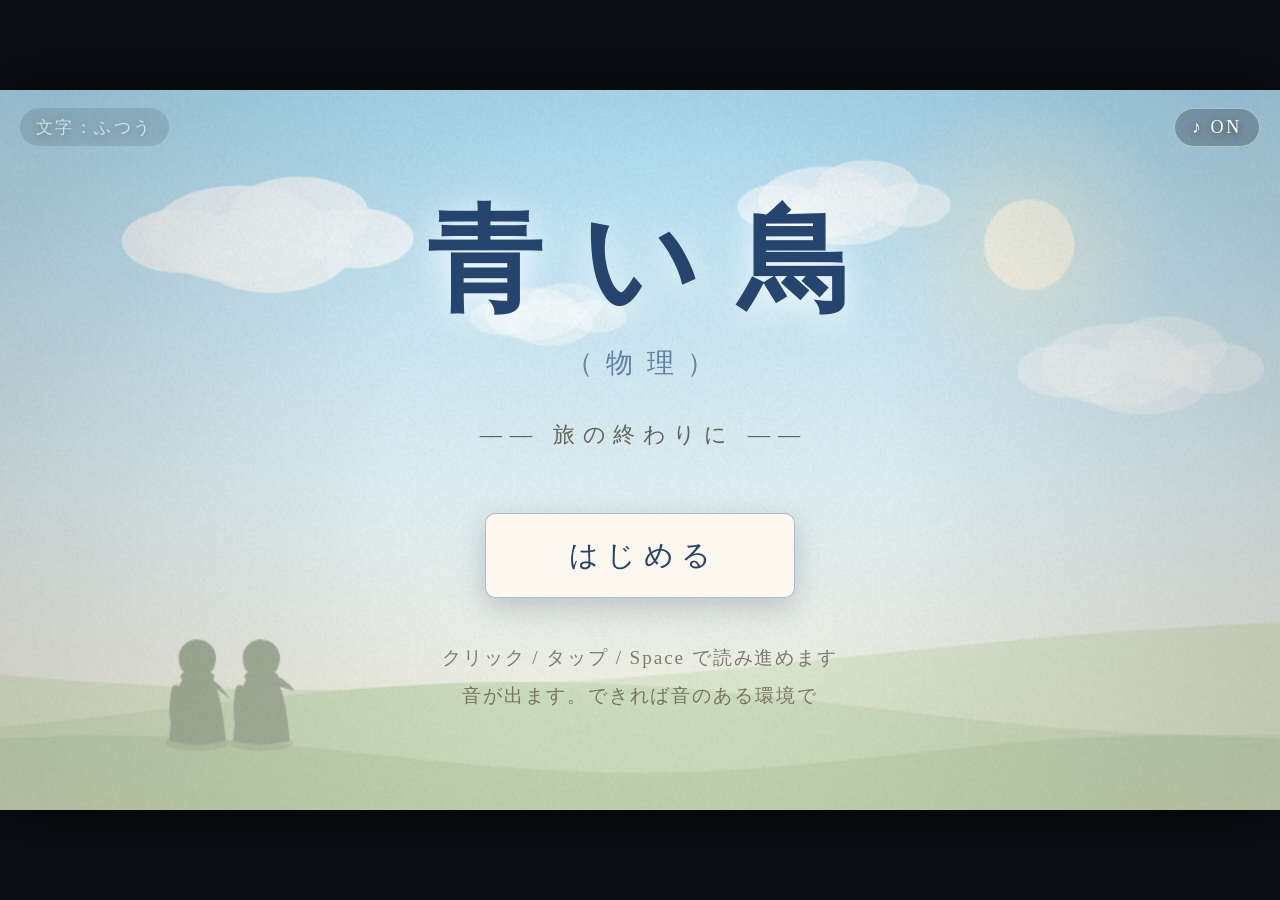
<file: bluebird/index.html>
<!DOCTYPE html>
<html lang="ja">
<head>
<meta charset="utf-8">
<meta name="viewport" content="width=device-width, initial-scale=1, maximum-scale=1, user-scalable=no, viewport-fit=cover">
<meta name="description" content="幸福の青い鳥を探して世界の果てまで旅をした二人の、旅の終わりの短編ゲーム。">
<title>青い鳥（物理）</title>
<style>
  *{margin:0;padding:0;box-sizing:border-box;-webkit-tap-highlight-color:transparent;}
  html,body{width:100%;height:100%;background:#0a0d12;overflow:hidden;
    font-family:"Hiragino Mincho ProN","HiraMinProN-W3","Yu Mincho","YuMincho","MS PMincho",serif;
    color:#3d3227;-webkit-user-select:none;user-select:none;}
  #stage{position:fixed;inset:0;overflow:hidden;}
  #wrap{position:absolute;left:50%;top:50%;width:960px;height:540px;
        transform:translate(-50%,-50%);transform-origin:50% 50%;
        background:#cfe6f2;overflow:hidden;box-shadow:0 0 3em rgba(0,0,0,.6);font-size:16px;}
  canvas{position:absolute;inset:0;width:100%;height:100%;display:block;}
  #ui{position:absolute;inset:0;pointer-events:none;}

  /* ---- 会話ウィンドウ ---- */
  #box{position:absolute;left:5.5%;right:5.5%;bottom:5%;padding:1.05em 1.6em 1.35em;
       background:rgba(253,249,240,.94);border:1px solid rgba(150,128,98,.5);border-radius:.45em;
       box-shadow:0 .5em 1.8em rgba(50,38,24,.25);min-height:7.2em;}
  #who{font-size:.95em;letter-spacing:.2em;color:#96795a;margin-bottom:.5em;min-height:1.2em;}
  #line{font-size:1.45em;line-height:1.9;color:#3d3227;white-space:pre-wrap;min-height:2.9em;letter-spacing:.04em;}
  #line.nar{color:#5b4d3c;}
  #cursor{position:absolute;right:1.1em;bottom:.45em;font-size:.85em;color:#a48c68;opacity:0;
          animation:bob 1.1s ease-in-out infinite;}
  @keyframes bob{0%,100%{transform:translateY(0)}50%{transform:translateY(.22em)}}

  /* ---- 選択肢 ---- */
  #choices{position:absolute;left:50%;top:50%;transform:translate(-50%,-50%);
           width:27em;display:flex;flex-direction:column;gap:.9em;pointer-events:auto;}
  #choices .q{text-align:center;font-size:1.1em;letter-spacing:.24em;color:#fdf6e6;
              text-shadow:0 .12em .5em rgba(0,0,0,.7);margin-bottom:.4em;}
  .ch{font-family:inherit;font-size:1.28em;padding:.9em 1.2em;letter-spacing:.1em;text-align:center;
      background:rgba(253,249,240,.95);border:1px solid rgba(150,128,98,.55);border-radius:.35em;
      color:#3d3227;cursor:pointer;box-shadow:0 .35em 1em rgba(50,38,24,.22);
      transition:transform .12s ease,background .18s ease;}
  .ch:hover{background:#fffdf7;transform:translateY(-.12em);}
  .ch:active{transform:translateY(0);}
  .ch.sm{font-size:1.1em;padding:.75em 1em;}
  #choices.yn{width:22em;}

  #scrim{position:absolute;inset:0;transition:opacity .5s ease;
         background:radial-gradient(ellipse 62% 58% at 50% 50%,rgba(10,14,22,.46) 0%,rgba(10,14,22,.26) 55%,rgba(10,14,22,0) 82%);}
  #scrim.soft{background:radial-gradient(ellipse 70% 46% at 50% 50%,rgba(12,18,28,.3) 0%,rgba(12,18,28,.14) 58%,rgba(12,18,28,0) 84%);}

  /* ---- 中央カード ---- */
  #center{position:absolute;inset:0;display:flex;flex-direction:column;
          align-items:center;justify-content:center;text-align:center;padding:2.5em;gap:.9em;}
  #center .big{font-size:2.35em;line-height:1.9;letter-spacing:.18em;color:#fffdf6;
               text-shadow:0 .1em .55em rgba(0,0,0,.62),0 0 1.6em rgba(0,0,0,.35);}
  #center .sub{font-size:1.15em;letter-spacing:.22em;color:#f4ecdc;opacity:.85;
               text-shadow:0 .1em .5em rgba(0,0,0,.6);}

  /* ---- ヒント ---- */
  #hint{position:absolute;left:0;right:0;bottom:2.2em;text-align:center;font-size:1.05em;
        letter-spacing:.2em;color:#fffaf0;text-shadow:0 .12em .5em rgba(0,0,0,.75);opacity:.9;}
  #hint small{display:block;margin-top:.5em;font-size:.72em;opacity:.72;letter-spacing:.14em;}
  #hint.up{bottom:7.4em;}

  /* ---- 回想の光 ---- */
  #motes{position:absolute;inset:0;}
  .mote{position:absolute;transform:translate(-50%,-50%);pointer-events:auto;cursor:pointer;
        background:none;border:none;font-family:inherit;color:#fdf6e6;padding:.6em;
        display:flex;flex-direction:column;align-items:center;gap:.55em;}
  .mote .dot{width:1.55em;height:1.55em;border-radius:50%;
             background:radial-gradient(circle,#fff 0%,#ffe9b4 42%,rgba(255,220,150,0) 72%);
             box-shadow:0 0 1.7em .45em rgba(255,226,160,.5);}
  .mote .nm{font-size:1.02em;letter-spacing:.16em;text-shadow:0 .12em .5em rgba(0,0,0,.75);white-space:nowrap;}
  .mote:hover .dot{box-shadow:0 0 2.4em .8em rgba(255,235,185,.75);}
  .mote:hover .nm{color:#fff;}
  .mote.done{opacity:.34;cursor:default;}
  .mote.done .dot{background:radial-gradient(circle,#c9d4de 0%,rgba(190,205,220,0) 68%);box-shadow:none;}
  #counter{position:absolute;left:0;right:0;top:2em;text-align:center;font-size:1em;
           letter-spacing:.28em;color:#f3ead8;text-shadow:0 .12em .5em rgba(0,0,0,.7);opacity:.9;}

  /* ---- 調べる道具 ---- */
  #tools{position:absolute;left:0;right:0;bottom:2.4em;display:flex;justify-content:center;gap:1em;pointer-events:auto;}
  .tool{font-family:inherit;font-size:1.05em;letter-spacing:.14em;padding:.6em 1.5em;cursor:pointer;
        background:rgba(253,249,240,.86);border:1px solid rgba(150,128,98,.5);border-radius:2em;color:#4a3c2c;}
  .tool.on{background:#fff6de;box-shadow:0 0 1.2em .2em rgba(255,224,150,.55);color:#2f2517;}
  #found{position:absolute;left:2.2em;top:4.6em;font-size:1.02em;line-height:2.15;letter-spacing:.1em;
         color:#f4ecdc;text-shadow:0 .12em .5em rgba(0,0,0,.8);}
  #found div{opacity:0;transition:opacity .7s ease;}
  #found div.on{opacity:.95;}

  /* ---- 画面 ---- */
  .screen{position:absolute;inset:0;display:flex;flex-direction:column;align-items:center;
          justify-content:center;text-align:center;padding:2.5em;pointer-events:auto;}
  .hide{display:none !important;}

  #s-title{background:linear-gradient(180deg,rgba(190,226,242,.2) 0%,rgba(248,240,220,.35) 100%);}
  #s-title h1{font-size:5.4em;letter-spacing:.34em;text-indent:.34em;color:#26456e;
              text-shadow:0 .06em .3em rgba(255,255,255,.85);}
  #s-title .paren{margin-top:.2em;font-size:1.25em;letter-spacing:.5em;text-indent:.5em;color:#3d5f8c;opacity:.75;}
  #s-title .sub{margin-top:1.7em;font-size:1.05em;letter-spacing:.34em;text-indent:.34em;color:#4a4033;opacity:.8;}
  #s-title .note{margin-top:2.1em;font-size:.9em;line-height:2;color:#4a4033;opacity:.66;letter-spacing:.1em;}
  .btn{pointer-events:auto;cursor:pointer;font-family:inherit;font-size:1.35em;letter-spacing:.26em;
       text-indent:.26em;padding:.75em 2.6em;border:1px solid rgba(38,69,110,.35);border-radius:.35em;
       background:rgba(253,249,240,.95);color:#26456e;box-shadow:0 .35em 1em rgba(40,60,90,.22);
       transition:transform .12s ease,background .18s ease;}
  .btn:hover{background:#fff;transform:translateY(-.12em);}
  #s-title .btn{margin-top:2.2em;}

  #s-end{background:rgba(8,11,16,.34);}
  #s-end .cap{font-size:1em;letter-spacing:.36em;text-indent:.36em;color:#efe6d4;opacity:.7;margin-bottom:1em;
              text-shadow:0 .1em .5em rgba(0,0,0,.7);}
  #s-end h2{font-size:2.3em;font-weight:400;letter-spacing:.16em;color:#fffdf6;line-height:1.8;
            text-shadow:0 .1em .6em rgba(0,0,0,.7);}
  #s-end .list{margin:2em 0 1.9em;font-size:1em;line-height:2.3;letter-spacing:.14em;color:#f0e7d6;
               text-shadow:0 .1em .5em rgba(0,0,0,.7);}
  #s-end .list .off{opacity:.34;}
  #s-end .row{display:flex;gap:1em;flex-wrap:wrap;justify-content:center;}
  #s-end .btn{font-size:1.1em;padding:.7em 1.8em;}

  #mute{position:absolute;top:1em;right:1.1em;pointer-events:auto;cursor:pointer;font-size:.85em;
        letter-spacing:.14em;padding:.45em .95em;border:1px solid rgba(255,255,255,.45);border-radius:2em;
        background:rgba(20,30,45,.28);color:#fffdf6;text-shadow:0 .1em .4em rgba(0,0,0,.5);}
  #skip{position:absolute;top:1em;left:1.1em;pointer-events:auto;cursor:pointer;font-size:.8em;
        letter-spacing:.14em;padding:.45em .95em;border:1px solid rgba(255,255,255,.32);border-radius:2em;
        background:rgba(20,30,45,.24);color:#fffdf6;opacity:.55;text-shadow:0 .1em .4em rgba(0,0,0,.5);}
  #skip:hover{opacity:.95;}
  #mute,#skip{transition:opacity .8s ease;}
  #ui.dark #mute,#ui.dark #skip{opacity:.06;}
</style>
</head>
<body>
<div id="stage"><div id="wrap">
  <canvas id="cv"></canvas>
  <div id="ui">
    <div id="motes" class="hide"></div>
    <div id="counter" class="hide"></div>
    <div id="found" class="hide"></div>
    <div id="tools" class="hide"></div>
    <div id="scrim" class="hide"></div>
    <div id="center" class="hide"></div>
    <div id="hint"></div>
    <div id="box" class="hide"><div id="who"></div><div id="line"></div><div id="cursor">▼</div></div>
    <div id="choices" class="hide"></div>

    <div id="s-title" class="screen">
      <h1>青い鳥</h1>
      <div class="paren">（物理）</div>
      <div class="sub">―― 旅の終わりに ――</div>
      <button class="btn" id="start">はじめる</button>
      <div class="note">クリック / タップ / Space で読み進めます<br>音が出ます。できれば音のある環境で</div>
    </div>

    <div id="s-end" class="screen hide">
      <div class="cap">ENDING</div>
      <h2 id="end-title"></h2>
      <div class="list" id="end-list"></div>
      <div class="row">
        <button class="btn" id="again">選択の場面から</button>
        <button class="btn" id="restart">最初から</button>
      </div>
    </div>

    <div id="mute">♪ ON</div>
    <div id="skip">文字：ふつう</div>
  </div>
</div></div>
<script>
"use strict";
const W=960,H=540;
const wrap=document.getElementById('wrap');
const cv=document.getElementById('cv');
const g=cv.getContext('2d');
const el={};
['motes','counter','found','tools','center','hint','box','who','line','cursor','choices','scrim',
 's-title','s-end','end-title','end-list','start','again','restart','mute','skip']
 .forEach(id=>el[id.replace('s-','s')]=document.getElementById(id));

/* =========================================================
   画面サイズ / 座標変換
   ========================================================= */
const VIEW={rot:false,w:W,h:H};
function resize(){
  const vw=window.innerWidth, vh=window.innerHeight;
  const portrait=vh>vw*1.08;
  const aw=portrait?vh:vw, ah=portrait?vw:vh;
  const w=Math.min(aw,ah*W/H), h=w*H/W;
  VIEW.rot=portrait; VIEW.w=w; VIEW.h=h;
  wrap.style.width=w+'px'; wrap.style.height=h+'px';
  wrap.style.transform='translate(-50%,-50%)'+(portrait?' rotate(90deg)':'');
  wrap.style.fontSize=(w/W*16)+'px';
  const dpr=Math.min(window.devicePixelRatio||1,2);
  const cw=Math.round(W*dpr), chh=Math.round(H*dpr);
  if(cv.width!==cw||cv.height!==chh){ cv.width=cw; cv.height=chh; }
  g.setTransform(dpr,0,0,dpr,0,0);
}
window.addEventListener('resize',resize);
window.addEventListener('orientationchange',()=>setTimeout(resize,140));

/* 画面上の点 → キャンバス座標（縦持ちの 90 度回転にも対応） */
function toCanvas(clientX,clientY){
  const cx=window.innerWidth/2, cy=window.innerHeight/2;
  let dx=clientX-cx, dy=clientY-cy;
  if(VIEW.rot){ const t=dx; dx=dy; dy=-t; }
  return {x:(dx/VIEW.w+0.5)*W, y:(dy/VIEW.h+0.5)*H};
}

/* =========================================================
   音
   ========================================================= */
const A={ctx:null,on:true,master:null,mus:null,sfx:null,rev:null,ready:false,
         bgmOn:false,bgmBar:0,bgmNext:0,bgmTimer:null,windSrc:null,windGain:null};
function ac(){
  if(!A.ctx){ try{ A.ctx=new (window.AudioContext||window.webkitAudioContext)(); }catch(e){ return null; } }
  if(A.ctx.state==='suspended') A.ctx.resume();
  if(!A.ready) buildBus();
  return A.ctx;
}
function noiseBuf(sec){
  const c=A.ctx, n=Math.max(1,Math.floor(c.sampleRate*sec));
  const b=c.createBuffer(1,n,c.sampleRate), d=b.getChannelData(0);
  for(let i=0;i<n;i++) d[i]=Math.random()*2-1;
  return b;
}
function impulse(sec,decay){
  const c=A.ctx, n=Math.floor(c.sampleRate*sec), b=c.createBuffer(2,n,c.sampleRate);
  for(let ch=0;ch<2;ch++){
    const d=b.getChannelData(ch);
    for(let i=0;i<n;i++) d[i]=(Math.random()*2-1)*Math.pow(1-i/n,decay);
  }
  return b;
}
function buildBus(){
  const c=A.ctx;
  A.master=c.createGain(); A.master.gain.value=A.on?1:0; A.master.connect(c.destination);
  A.mus=c.createGain(); A.mus.gain.value=0.9; A.mus.connect(A.master);
  A.sfx=c.createGain(); A.sfx.gain.value=1;   A.sfx.connect(A.master);
  const conv=c.createConvolver(); conv.buffer=impulse(2.8,2.4);
  const rg=c.createGain(); rg.gain.value=0.62; conv.connect(rg); rg.connect(A.master);
  A.rev=conv; A.ready=true;
}
function out(node,bus,send){
  node.connect(bus);
  if(send){ const s=A.ctx.createGain(); s.gain.value=send; node.connect(s); s.connect(A.rev); }
}

/* --- オルゴールの音 --- */
function mbox(freq,t,dur,vol){
  const c=A.ctx;
  const gg=c.createGain();
  gg.gain.setValueAtTime(0.0001,t);
  gg.gain.exponentialRampToValueAtTime(vol,t+0.006);
  gg.gain.exponentialRampToValueAtTime(0.0001,t+dur);
  const o=c.createOscillator(); o.type='sine'; o.frequency.value=freq; o.connect(gg);
  const o2=c.createOscillator(); o2.type='sine'; o2.frequency.value=freq*2.008;
  const g2=c.createGain(); g2.gain.value=0.3; o2.connect(g2); g2.connect(gg);
  const o3=c.createOscillator(); o3.type='sine'; o3.frequency.value=freq*3.02;
  const g3=c.createGain(); g3.gain.value=0.1; o3.connect(g3); g3.connect(gg);
  out(gg,A.mus,0.6);
  [o,o2,o3].forEach(x=>{ x.start(t); x.stop(t+dur+0.08); });
}
function pad(freqs,t,dur,vol){
  const c=A.ctx;
  const lp=c.createBiquadFilter(); lp.type='lowpass'; lp.frequency.value=900;
  const gg=c.createGain();
  gg.gain.setValueAtTime(0.0001,t);
  gg.gain.linearRampToValueAtTime(vol,t+0.5);
  gg.gain.linearRampToValueAtTime(0.0001,t+dur);
  lp.connect(gg); out(gg,A.mus,0.5);
  freqs.forEach((f,i)=>{
    const o=c.createOscillator(); o.type='triangle'; o.frequency.value=f*(i?1.001:0.999);
    const og=c.createGain(); og.gain.value=0.34;
    o.connect(og); og.connect(lp); o.start(t); o.stop(t+dur+0.1);
  });
}
/* C - Am - F - G */
const BAR=2.55, BEAT=BAR/4;
const CHORD=[[130.81,164.81,196.00],[110.00,130.81,164.81],[87.31,130.81,174.61],[98.00,123.47,146.83]];
const MEL=[[659.25,783.99,880.00,1046.50],
           [880.00,783.99,659.25,587.33],
           [698.46,880.00,1046.50,880.00],
           [783.99,987.77,1174.66,987.77]];
function scheduleBar(i,t){
  pad(CHORD[i],t,BAR*1.05,0.045);
  const bass=CHORD[i][0]/2;
  mbox(bass,t,BAR*0.9,0.05);
  MEL[i].forEach((f,k)=>{
    if(k===2 && i%2===1) return;                  // すこし隙間をつくる
    mbox(f,t+k*BEAT,1.6-k*0.12,0.085);
    if(k===0) mbox(f*2,t+k*BEAT+0.02,1.1,0.018);  // かすかな倍音のきらめき
  });
}
function bgmTick(){
  const c=A.ctx; if(!c||!A.bgmOn) return;
  while(A.bgmNext < c.currentTime+1.4){
    scheduleBar(A.bgmBar%4, A.bgmNext);
    A.bgmNext+=BAR; A.bgmBar++;
  }
  A.bgmTimer=setTimeout(bgmTick,320);
}
function bgmStart(){
  const c=ac(); if(!c||A.bgmOn) return;
  A.bgmOn=true; A.bgmNext=c.currentTime+0.25; bgmTick();
}
function bgmStop(){ A.bgmOn=false; if(A.bgmTimer){clearTimeout(A.bgmTimer);A.bgmTimer=null;} }
/* 曲そのものは変えず、音量だけそっと沈める */
function musLevel(v,sec){
  if(A.mus&&A.ctx) A.mus.gain.setTargetAtTime(v,A.ctx.currentTime,(sec||0.6)/3);
}

/* --- 効果音 --- */
function heart(vol){                                   // ドクン
  const c=ac(); if(!c) return; const t0=c.currentTime; vol=vol||1;
  [[0,1],[0.175,0.62]].forEach(([d,m])=>{
    const t=t0+d;
    const o=c.createOscillator(); o.type='sine';
    o.frequency.setValueAtTime(d?66:82,t);
    o.frequency.exponentialRampToValueAtTime(d?31:37,t+0.17);
    const lp=c.createBiquadFilter(); lp.type='lowpass'; lp.frequency.value=230;
    const gg=c.createGain();
    gg.gain.setValueAtTime(0.0001,t);
    gg.gain.exponentialRampToValueAtTime(0.5*m*vol,t+0.015);
    gg.gain.exponentialRampToValueAtTime(0.0001,t+0.3);
    o.connect(lp); lp.connect(gg); out(gg,A.sfx,0.1);
    o.start(t); o.stop(t+0.45);
  });
}
function flutter(n,muffled,vol){                       // ばさ
  const c=ac(); if(!c) return; const t0=c.currentTime;
  vol=(vol===undefined?1:vol); n=n||1;
  for(let k=0;k<n;k++){
    const t=t0+k*(0.125+Math.random()*0.045);
    const src=c.createBufferSource(); src.buffer=noiseBuf(0.35);
    const bp=c.createBiquadFilter(); bp.type='bandpass'; bp.Q.value=0.85;
    bp.frequency.setValueAtTime(muffled?560:1650,t);
    bp.frequency.exponentialRampToValueAtTime(muffled?200:540,t+0.1);
    const lp=c.createBiquadFilter(); lp.type='lowpass'; lp.frequency.value=muffled?760:4600;
    const gg=c.createGain();
    gg.gain.setValueAtTime(0.0001,t);
    gg.gain.exponentialRampToValueAtTime(vol*(muffled?0.55:0.34),t+0.014);
    gg.gain.exponentialRampToValueAtTime(0.0001,t+0.115);
    src.connect(bp); bp.connect(lp); lp.connect(gg); out(gg,A.sfx,muffled?0.15:0.45);
    src.start(t); src.stop(t+0.36);
    if(muffled){                                       // 体の内側で鳴っている感じ
      const o=c.createOscillator(); o.type='sine';
      o.frequency.setValueAtTime(128,t); o.frequency.exponentialRampToValueAtTime(62,t+0.1);
      const og=c.createGain();
      og.gain.setValueAtTime(0.0001,t);
      og.gain.exponentialRampToValueAtTime(0.14*vol,t+0.012);
      og.gain.exponentialRampToValueAtTime(0.0001,t+0.15);
      o.connect(og); out(og,A.sfx,0.1); o.start(t); o.stop(t+0.25);
    }
  }
}
function chime(f,vol){
  const c=ac(); if(!c) return; const t=c.currentTime;
  mboxSfx(f||1046.5,t,1.1,vol||0.09);
}
function mboxSfx(freq,t,dur,vol){
  const c=A.ctx;
  const gg=c.createGain();
  gg.gain.setValueAtTime(0.0001,t);
  gg.gain.exponentialRampToValueAtTime(vol,t+0.006);
  gg.gain.exponentialRampToValueAtTime(0.0001,t+dur);
  const o=c.createOscillator(); o.type='sine'; o.frequency.value=freq; o.connect(gg);
  const o2=c.createOscillator(); o2.type='sine'; o2.frequency.value=freq*2.01;
  const g2=c.createGain(); g2.gain.value=0.25; o2.connect(g2); g2.connect(gg);
  out(gg,A.sfx,0.6);
  [o,o2].forEach(x=>{x.start(t);x.stop(t+dur+0.05);});
}
function cutSfx(){                                     // 何かを切る音（布のように鈍く、短く）
  const c=ac(); if(!c) return; const t=c.currentTime;
  const src=c.createBufferSource(); src.buffer=noiseBuf(1.2);
  const lp=c.createBiquadFilter(); lp.type='lowpass';
  lp.frequency.setValueAtTime(760,t); lp.frequency.linearRampToValueAtTime(280,t+0.5);
  const gg=c.createGain();
  gg.gain.setValueAtTime(0.0001,t);
  gg.gain.linearRampToValueAtTime(0.2,t+0.34);
  gg.gain.linearRampToValueAtTime(0.0001,t+0.48);
  src.connect(lp); lp.connect(gg); out(gg,A.sfx,0.3);
  src.start(t); src.stop(t+1.0);
  const s2=c.createBufferSource(); s2.buffer=noiseBuf(0.3);
  const bp=c.createBiquadFilter(); bp.type='bandpass'; bp.frequency.value=880; bp.Q.value=1.2;
  const g2=c.createGain();
  g2.gain.setValueAtTime(0.0001,t+0.3);
  g2.gain.exponentialRampToValueAtTime(0.16,t+0.315);
  g2.gain.exponentialRampToValueAtTime(0.0001,t+0.42);
  s2.connect(bp); bp.connect(g2); out(g2,A.sfx,0.35);
  s2.start(t+0.3); s2.stop(t+0.7);
}
function windStart(){
  const c=ac(); if(!c||A.windSrc) return;
  const s=c.createBufferSource(); s.buffer=noiseBuf(3); s.loop=true;
  const f=c.createBiquadFilter(); f.type='lowpass'; f.frequency.value=560;
  const gg=c.createGain(); gg.gain.value=0.0001;
  s.connect(f); f.connect(gg); gg.connect(A.sfx);
  s.start(); A.windSrc=s; A.windGain=gg;
}
function windSet(v){ if(A.windGain&&A.ctx) A.windGain.gain.setTargetAtTime(Math.max(0.0001,v),A.ctx.currentTime,0.5); }
el.mute.addEventListener('click',e=>{
  e.stopPropagation(); A.on=!A.on; el.mute.textContent=A.on?'♪ ON':'♪ OFF';
  if(A.master&&A.ctx) A.master.gain.setTargetAtTime(A.on?1:0,A.ctx.currentTime,0.05);
});

/* =========================================================
   入力 / テキスト送り
   ========================================================= */
const IN={down:false,x:W/2,y:H/2,moved:false};
let WAITCLICK=null;
const TX={full:'',shown:0,acc:0,done:true,res:null,speed:0.030};

function say(who,text,speed){
  return new Promise(res=>{
    el.box.classList.remove('hide');
    el.who.textContent=who||'';
    el.line.className=who?'':'nar';
    el.line.textContent='';
    el.cursor.style.opacity=0;
    TX.full=text; TX.shown=0; TX.acc=0; TX.done=false; TX.res=res; TX.speed=speed||0.030;
  });
}
const nar=t=>say('',t);
const kim=t=>say('同行者',t);
function hideBox(){ el.box.classList.add('hide'); }
function waitClick(){ return new Promise(res=>{ WAITCLICK=res; }); }
function sleep(ms){ return new Promise(res=>setTimeout(res,ms)); }

function advance(){
  if(TX.res){
    if(!TX.done){ TX.shown=TX.full.length; el.line.textContent=TX.full; TX.done=true; el.cursor.style.opacity=1; }
    else { const r=TX.res; TX.res=null; el.cursor.style.opacity=0; r(); }
    return;
  }
  if(WAITCLICK){ const r=WAITCLICK; WAITCLICK=null; r(); }
}
function tickText(dt){
  if(!TX.res||TX.done) return;
  TX.acc+=dt;
  while(TX.acc>=TX.speed && TX.shown<TX.full.length){ TX.acc-=TX.speed; TX.shown++; }
  el.line.textContent=TX.full.slice(0,TX.shown);
  if(TX.shown>=TX.full.length){ TX.done=true; el.cursor.style.opacity=1; }
}

wrap.addEventListener('pointerdown',e=>{
  ac();
  const p=toCanvas(e.clientX,e.clientY);
  IN.down=true; IN.x=p.x; IN.y=p.y;
  if(!e.target.closest('button')) advance();
});
wrap.addEventListener('pointermove',e=>{
  const p=toCanvas(e.clientX,e.clientY); IN.x=p.x; IN.y=p.y;
});
window.addEventListener('pointerup',()=>{ IN.down=false; });
window.addEventListener('pointercancel',()=>{ IN.down=false; });
window.addEventListener('keydown',e=>{
  if(e.code==='Space'||e.code==='Enter'){
    e.preventDefault();
    if(!IN.down){ IN.down=true; ac(); advance(); }
  }
});
window.addEventListener('keyup',e=>{ if(e.code==='Space'||e.code==='Enter') IN.down=false; });

/* 選択肢 */
function choose(question,items,cls){
  return new Promise(res=>{
    el.choices.innerHTML='';
    el.choices.className=cls||'';
    if(question){ const q=document.createElement('div'); q.className='q'; q.textContent=question; el.choices.appendChild(q); }
    items.forEach((it,i)=>{
      const b=document.createElement('button');
      b.className='ch'+(cls==='yn'?' sm':''); b.textContent=it;
      b.addEventListener('click',ev=>{
        ev.stopPropagation();
        chime(880,0.08);
        el.choices.classList.add('hide'); el.choices.innerHTML='';
        el.scrim.classList.add('hide');
        res(i);
      });
      el.choices.appendChild(b);
    });
    el.choices.classList.remove('hide');
    el.scrim.classList.remove('soft'); el.scrim.classList.remove('hide');
  });
}
function chrome(on){ document.getElementById('ui').classList.toggle('dark',!on); }
function hint(t,s,up){
  el.hint.innerHTML = t ? (t+(s?'<small>'+s+'</small>':'')) : '';
  el.hint.classList.toggle('up',!!up);
}
function card(big,sub){
  el.center.innerHTML='';
  if(big){ const d=document.createElement('div'); d.className='big'; d.innerHTML=big; el.center.appendChild(d); }
  if(sub){ const d=document.createElement('div'); d.className='sub'; d.innerHTML=sub; el.center.appendChild(d); }
  el.center.classList.toggle('hide',!big&&!sub);
  el.scrim.classList.add('soft');
  el.scrim.classList.toggle('hide',!big&&!sub);
}

/* =========================================================
   絵
   ========================================================= */
const SC={cur:'title',prev:null,k:1,spd:1,res:null};
const FX={t:0,dim:0,dimTo:0,pops:[],ripples:[],listen:null,exam:null,lying:0,handBird:0,bell:0};
const RND=[]; for(let i=0;i<800;i++) RND.push(Math.random());
const rr=i=>RND[(i*7+3)%800];

function bgTo(name,sec){
  return new Promise(res=>{
    if(SC.cur===name && SC.k>=1){ res(); return; }
    SC.prev=(SC.k<1?SC.prev:SC.cur); SC.cur=name; SC.k=0; SC.spd=1/(sec||0.9); SC.res=res;
  });
}
function pop(x,y,txt,size,life){ FX.pops.push({x,y,txt,size:size||30,age:0,life:life||2.0}); }
function ripple(x,y,r){ FX.ripples.push({x,y,age:0,life:1.2,r:r||60}); }

/* --- 紙の質感 --- */
const grain=(function(){
  const c=document.createElement('canvas'); c.width=c.height=140;
  const x=c.getContext('2d'), d=x.createImageData(140,140);
  for(let i=0;i<140*140;i++){
    const v=Math.random();
    d.data[i*4]=d.data[i*4+1]=d.data[i*4+2]=v<0.5?40:255;
    d.data[i*4+3]=Math.random()*26;
  }
  x.putImageData(d,0,0); return c;
})();
let grainPat=null;
function paper(){
  if(!grainPat) grainPat=g.createPattern(grain,'repeat');
  g.save(); g.globalAlpha=0.5; g.fillStyle=grainPat; g.fillRect(0,0,W,H); g.restore();
}
function vignette(strength){
  const gr=g.createRadialGradient(W/2,H/2,H*0.34,W/2,H/2,H*0.95);
  gr.addColorStop(0,'rgba(0,0,0,0)'); gr.addColorStop(1,'rgba(28,20,12,'+(strength||0.3)+')');
  g.fillStyle=gr; g.fillRect(0,0,W,H);
}
function sky(a,b,c){
  const gr=g.createLinearGradient(0,0,0,H);
  gr.addColorStop(0,a); gr.addColorStop(0.56,b); gr.addColorStop(1,c);
  g.fillStyle=gr; g.fillRect(0,0,W,H);
}
function cloud(x,y,s,a,col){
  g.save(); g.globalAlpha=a; g.fillStyle=col||'#ffffff';
  [[0,0,1],[0.85,-0.28,0.78],[1.7,0.06,0.62],[-0.85,0.1,0.66],[0.45,0.22,0.9]].forEach(b=>{
    g.beginPath(); g.ellipse(x+b[0]*s,y+b[1]*s,b[2]*s*1.3,b[2]*s*0.7,0,0,7); g.fill();
  });
  g.restore();
}
function hill(yBase,amp,col,phase,freq){
  g.beginPath(); g.moveTo(0,H); g.lineTo(0,yBase+Math.sin(phase)*amp);
  for(let x=0;x<=W;x+=16) g.lineTo(x,yBase+Math.sin(x/W*Math.PI*(freq||1.5)+phase)*amp);
  g.lineTo(W,H); g.closePath(); g.fillStyle=col; g.fill();
}
function sunDisc(x,y,r,col,glow){
  const gr=g.createRadialGradient(x,y,0,x,y,r*3.4);
  gr.addColorStop(0,glow||'rgba(255,244,214,.75)'); gr.addColorStop(1,'rgba(255,240,200,0)');
  g.fillStyle=gr; g.beginPath(); g.arc(x,y,r*3.4,0,7); g.fill();
  g.fillStyle=col||'#fff6d8'; g.beginPath(); g.arc(x,y,r,0,7); g.fill();
}

/* --- 人 --- */
const ME={coat:'#f2e3c8',line:'#ab9165',scarf:'#dd8570',hair:'#6d5540'};
const KI={coat:'#e3eade',line:'#8fa08c',scarf:'#c9ad63',hair:'#4c4740'};
function person(x,y,s,o){
  o=o||{};
  const p=o.p||ME, dark=!!o.sil, D=o.silCol||'#3f4b5e';
  const cCoat=dark?D:(o.coat||p.coat), cLine=dark?D:(o.line||p.line),
        cScarf=dark?D:(o.scarf||p.scarf), cHair=dark?D:(o.hair||p.hair),
        cSkin=dark?D:'#f7e5d0';
  const T=o.t===undefined?FX.t:o.t, ph=o.ph||0;
  g.save();
  g.translate(x,y);
  if(o.shadow!==false){ g.save(); g.globalAlpha=0.16; g.fillStyle='#41331f';
    g.beginPath(); g.ellipse(0,1.5,19*s,5*s,0,0,7); g.fill(); g.restore(); }
  g.scale(o.flip?-s:s,s);
  g.translate(0,(o.bob||0));
  /* 外套 */
  g.beginPath();
  g.moveTo(-17,0); g.bezierCurveTo(-15,-22,-12.5,-32,-8,-38);
  g.lineTo(8,-38); g.bezierCurveTo(12.5,-32,15,-22,17,0);
  g.quadraticCurveTo(0,5,-17,0); g.closePath();
  g.fillStyle=cCoat; g.fill();
  if(!dark){ g.strokeStyle=cLine; g.lineWidth=1.3; g.stroke(); }
  /* 腕 */
  const armPath=()=>{
    g.beginPath();
    if(o.hand){ g.moveTo(-15,-32.5); g.quadraticCurveTo(-16.5,-23,-5,-26); }
    else if(o.reach){ g.moveTo(-12,-31); g.quadraticCurveTo(-16,-24,-19,-15); }
    else { g.moveTo(-13,-31); g.quadraticCurveTo(-15,-22,-14,-13); }
  };
  if(!dark){ armPath(); g.strokeStyle=cLine; g.lineWidth=6.4; g.lineCap='round'; g.stroke(); }
  armPath(); g.strokeStyle=cCoat; g.lineWidth=4.8; g.lineCap='round'; g.stroke();
  if(o.hand){ g.fillStyle=cSkin; g.beginPath(); g.arc(-5,-26,2.8,0,7); g.fill();
    if(!dark){ g.strokeStyle=cLine; g.lineWidth=0.9; g.stroke(); } }
  /* 襟巻 */
  g.fillStyle=cScarf;
  g.beginPath(); g.ellipse(0,-38.5,10.2,4.2,0,0,7); g.fill();
  const fl=Math.sin(T*2.4+ph)*3.2;
  g.beginPath(); g.moveTo(5,-39.5);
  g.quadraticCurveTo(14,-36+fl,20,-26+fl*1.5);
  g.quadraticCurveTo(13.5,-31,4,-35); g.closePath(); g.fill();
  /* 頭 */
  g.beginPath(); g.arc(0,-48.5,11,0,7); g.fillStyle=cSkin; g.fill();
  if(!dark){ g.strokeStyle=cLine; g.lineWidth=1.2; g.stroke(); }
  g.beginPath(); g.arc(0,-49.5,11.2,Math.PI*1.02,Math.PI*2.02); g.lineTo(9,-46);
  g.quadraticCurveTo(0,-54,-9,-46); g.closePath(); g.fillStyle=cHair; g.fill();
  /* 顔 */
  if(o.face&&!dark){
    g.fillStyle='#4a3a2a';
    g.beginPath(); g.arc(-3.8,-48.4,1.35,0,7); g.fill();
    g.beginPath(); g.arc(4.2,-48.4,1.35,0,7); g.fill();
    if(o.mood!=='flat'){
      g.strokeStyle='#8a6a52'; g.lineWidth=0.9; g.beginPath();
      g.arc(0.3,-45.4,2.6,0.25,Math.PI-0.25); g.stroke();
    }
  }
  g.restore();
}
function personLying(x,y,s,o){
  o=o||{}; const p=o.p||KI;
  g.save(); g.translate(x,y); g.scale(s,s);
  g.save(); g.globalAlpha=0.14; g.fillStyle='#3d4a2c';
  g.beginPath(); g.ellipse(4,4,34,7,0,0,7); g.fill(); g.restore();
  /* 外套（横たわっている） */
  g.beginPath();
  g.moveTo(-30,0); g.bezierCurveTo(-24,-15,-8,-17,6,-14);
  g.bezierCurveTo(18,-12,26,-8,30,0); g.quadraticCurveTo(0,5,-30,0); g.closePath();
  g.fillStyle=p.coat; g.fill(); g.strokeStyle=p.line; g.lineWidth=1.3; g.stroke();
  /* 襟巻（草の上に広がる） */
  g.fillStyle=p.scarf;
  g.beginPath(); g.moveTo(-28,-6); g.quadraticCurveTo(-40,-2,-52,2);
  g.quadraticCurveTo(-40,-6,-30,-11); g.closePath(); g.fill();
  /* 頭 */
  g.beginPath(); g.arc(-36,-9,10.5,0,7); g.fillStyle='#f7e5d0'; g.fill();
  g.strokeStyle=p.line; g.lineWidth=1.2; g.stroke();
  g.beginPath(); g.arc(-36,-9.6,10.9,Math.PI*0.88,Math.PI*1.98); g.closePath();
  g.fillStyle=p.hair; g.fill();
  g.fillStyle=p.coat; g.strokeStyle=p.line; g.lineWidth=1.2;
  g.beginPath(); g.ellipse(-14,-2,9,6.5,-0.5,0,7); g.fill(); g.stroke();
  /* 目は閉じている */
  g.strokeStyle='#9a7c62'; g.lineWidth=1; g.lineCap='round';
  g.beginPath(); g.moveTo(-33.5,-9.5); g.lineTo(-30.5,-9.5); g.stroke();
  g.restore();
}
/* --- 青い鳥（本編ではほとんど姿を見せない） --- */
function bird(x,y,s,ph,o){
  o=o||{};
  g.save(); g.translate(x,y); g.scale(o.flip?-s:s,s);
  const f=Math.max(0,Math.sin(ph));
  g.fillStyle='#1d47c4';
  g.beginPath(); g.moveTo(-6,-1); g.lineTo(-17,-6+f*2.5); g.lineTo(-15,1.5); g.closePath(); g.fill();
  const gr=g.createLinearGradient(0,-9,0,9);
  gr.addColorStop(0,'#5b95ff'); gr.addColorStop(0.55,'#1f56f0'); gr.addColorStop(1,'#123a9e');
  g.fillStyle=gr; g.beginPath(); g.ellipse(0,0,10,8,0,0,7); g.fill();
  g.fillStyle='#3f7cff'; g.beginPath(); g.arc(7.6,-6,5.7,0,7); g.fill();
  g.fillStyle='#ffc94d'; g.beginPath(); g.moveTo(12.4,-6.2); g.lineTo(18,-4.8); g.lineTo(12.4,-3.4); g.closePath(); g.fill();
  g.fillStyle='#0b1c44'; g.beginPath(); g.arc(9.2,-7.3,1.3,0,7); g.fill();
  g.fillStyle='#fff'; g.beginPath(); g.arc(9.6,-7.7,0.5,0,7); g.fill();
  g.fillStyle='#6fabff';
  g.beginPath(); g.moveTo(-1.5,-3);
  g.quadraticCurveTo(-7,-9-f*9,1.5,-12-f*12);
  g.quadraticCurveTo(6,-6-f*5,3,-0.5); g.closePath(); g.fill();
  g.fillStyle='rgba(200,230,255,.5)';
  g.beginPath(); g.ellipse(-1,-2.5,4.6,2.1,-0.4,0,7); g.fill();
  g.restore();
}
function feather(x,y,s,rot,col){
  g.save(); g.translate(x,y); g.rotate(rot||0); g.scale(s,s);
  g.fillStyle=col||'rgba(255,255,255,.9)';
  g.beginPath(); g.moveTo(0,-15); g.quadraticCurveTo(7.5,-2,0,15); g.quadraticCurveTo(-7.5,-2,0,-15);
  g.closePath(); g.fill();
  g.strokeStyle='rgba(150,182,210,.7)'; g.lineWidth=0.8;
  g.beginPath(); g.moveTo(0,-15); g.lineTo(0,15); g.stroke();
  g.restore();
}
function hands(x,y,s){
  g.save(); g.translate(x,y); g.scale(s,s);
  g.lineCap='round'; g.lineJoin='round';
  [-1,1].forEach(d=>{
    g.beginPath(); g.moveTo(d*108,128); g.quadraticCurveTo(d*78,64,d*44,28);
    g.strokeStyle=ME.line; g.lineWidth=44; g.stroke();
    g.strokeStyle=ME.coat; g.lineWidth=36; g.stroke();
  });
  g.fillStyle='#f7e3cb'; g.strokeStyle='#cda98a'; g.lineWidth=2;
  [-1,1].forEach(d=>{ g.beginPath(); g.ellipse(d*49,15,11,21,d*0.55,0,7); g.fill(); g.stroke(); });
  g.beginPath();
  g.moveTo(-53,-3); g.quadraticCurveTo(-57,35,-30,50);
  g.quadraticCurveTo(0,62,30,50); g.quadraticCurveTo(57,35,53,-3);
  g.quadraticCurveTo(35,12,18,8); g.quadraticCurveTo(0,4,-18,8);
  g.quadraticCurveTo(-35,12,-53,-3); g.closePath();
  g.fill(); g.stroke();
  g.strokeStyle='rgba(205,169,138,.6)'; g.lineWidth=1.6;
  [-29,-10,10,29].forEach(fx=>{ g.beginPath(); g.moveTo(fx,8); g.lineTo(fx*0.86,36); g.stroke(); });
  g.restore();
}

const PAINT={};
PAINT.black=()=>{ g.fillStyle='#080b10'; g.fillRect(0,0,W,H); };

PAINT.title=t=>{
  sky('#a4d9f2','#daedf6','#f7efdb');
  sunDisc(772,116,34,'#fff9e6','rgba(255,246,214,.55)');
  cloud(180,108,52,.85); cloud(618,84,38,.68); cloud(400,168,28,.45); cloud(838,206,44,.5);
  hill(424,26,'#cfe0c4',0.6,1.2); hill(464,20,'#b9d3ad',2.4,1.8); hill(498,14,'#a5c699',4.1,2.4);
  person(148,488,1.25,{p:ME,sil:true,silCol:'#7b8f77',t:t});
  person(196,488,1.25,{p:KI,sil:true,silCol:'#7b8f77',t:t,ph:1.4});
  feather(820+Math.sin(t*0.7)*38,((t*20)%660)-50,1,Math.sin(t*1.1)*0.55);
  paper(); vignette(0.2);
};

PAINT.road=t=>{
  sky('#6f8dbd','#eeae86','#f8ddb6');
  sunDisc(300,236,28,'#fff2ca','rgba(255,214,150,.5)');
  cloud(190,84,44,.45,'#f6cfae'); cloud(650,66,38,.4,'#f3c6a6'); cloud(838,124,28,.34,'#f0bfa0');
  g.fillStyle='#8e9cbc'; g.beginPath(); g.moveTo(0,256);
  [[70,222],[152,250],[242,204],[332,246],[432,216],[522,252],[612,224],[722,250],[822,218],[960,248]]
    .forEach(p=>g.lineTo(p[0],p[1]));
  g.lineTo(W,H); g.lineTo(0,H); g.closePath(); g.fill();
  hill(276,10,'#7c866a',1.2,1.1);
  g.fillStyle='#8f9b6c'; g.fillRect(0,300,W,H-300);
  g.fillStyle='#dbc9a0';
  g.beginPath(); g.moveTo(436,300); g.lineTo(528,300); g.lineTo(792,H); g.lineTo(182,H); g.closePath(); g.fill();
  person(430,382,1.35,{p:ME,sil:true,silCol:'#5a5344',t:t,bob:-Math.abs(Math.sin(t*2.2))*2});
  person(522,382,1.35,{p:KI,sil:true,silCol:'#5a5344',t:t,ph:1.7,bob:-Math.abs(Math.sin(t*2.2+1))*2});
  paper(); vignette(0.3);
};

PAINT.snow=t=>{
  sky('#c2d9ea','#e2eef5','#f8fbfd');
  cloud(244,78,48,.5,'#eef4f8'); cloud(714,62,40,.44,'#eef4f8');
  [[-50,352,268],[176,352,320],[420,352,224],[636,352,346],[878,352,240]].forEach((m,i)=>{
    g.beginPath(); g.moveTo(m[0]-m[2]*0.92,m[1]); g.lineTo(m[0],m[1]-m[2]); g.lineTo(m[0]+m[2]*0.92,m[1]);
    g.closePath(); g.fillStyle=i%2?'#dfe9f1':'#eef4f9'; g.fill();
    g.beginPath(); g.moveTo(m[0],m[1]-m[2]); g.lineTo(m[0]+m[2]*0.92,m[1]); g.lineTo(m[0]+m[2]*0.18,m[1]);
    g.closePath(); g.fillStyle='rgba(158,184,208,.3)'; g.fill();
  });
  hill(356,12,'#f5fafd',1.1,1.4);
  g.fillStyle='#fff'; g.fillRect(0,368,W,H-368);
  g.fillStyle='rgba(255,255,255,.92)';
  for(let i=0;i<95;i++){
    const x=(rr(i)*W+t*(12+rr(i+40)*24))%W, y=(rr(i+120)*H+t*(26+rr(i+70)*36))%H;
    g.beginPath(); g.arc(x,y,1+rr(i+200)*1.9,0,7); g.fill();
  }
  person(402,384,1.2,{p:ME,sil:true,silCol:'#6d8296',t:t});
  person(452,384,1.2,{p:KI,sil:true,silCol:'#6d8296',t:t,ph:1.1});
  paper(); vignette(0.22);
};

PAINT.desert=t=>{
  sky('#f7dfae','#f6c98d','#eab377');
  sunDisc(694,116,42,'#fff6d2','rgba(255,232,170,.6)');
  const dune=(y,a,c,ph)=>{ g.beginPath(); g.moveTo(0,H); g.lineTo(0,y);
    for(let x=0;x<=W;x+=16) g.lineTo(x,y+Math.sin(x/W*Math.PI*2.2+ph)*a+Math.sin(x/W*7+ph)*a*0.25);
    g.lineTo(W,H); g.closePath(); g.fillStyle=c; g.fill(); };
  dune(244,20,'#e5b880',0.4); dune(292,26,'#d9a46a',2.2); dune(348,24,'#c8905a',4.0);
  g.strokeStyle='rgba(255,244,214,.26)'; g.lineWidth=1.4;
  for(let i=0;i<6;i++){ const y=392+i*16+Math.sin(t*1.4+i)*1.5;
    g.beginPath(); g.moveTo(140+i*22,y); g.lineTo(820-i*26,y); g.stroke(); }
  person(392,344,1.05,{p:ME,sil:true,silCol:'#8a6242',t:t});
  person(438,344,1.05,{p:KI,sil:true,silCol:'#8a6242',t:t,ph:1.5});
  paper(); vignette(0.28);
};

PAINT.forest=t=>{
  sky('#cfe6d6','#dcebd9','#ecf1d9');
  const tree=(x,y,s,c)=>{ g.fillStyle=c;
    g.fillRect(x-3.5*s,y-40*s,7*s,40*s);
    [[0,-46,26],[-16,-62,20],[16,-62,20],[0,-78,17],[-11,-92,12],[11,-92,12],[0,-104,10]].forEach(b=>{
      g.beginPath(); g.arc(x+b[0]*s,y+b[1]*s,b[2]*s,0,7); g.fill(); });
  };
  for(let i=0;i<9;i++) tree(40+i*115,290,1.4,'#93b191');
  for(let i=0;i<8;i++) tree(-10+i*140,340,1.75,'#6f9a72');
  g.fillStyle='#5c8560'; g.fillRect(0,334,W,H-334);
  g.save(); g.globalAlpha=.2; g.fillStyle='#fdffe8';
  [[220,-0.28],[470,-0.2],[720,-0.34]].forEach(s=>{
    g.beginPath(); g.moveTo(s[0],0); g.lineTo(s[0]+70,0); g.lineTo(s[0]+70+230*Math.tan(-s[1]),380);
    g.lineTo(s[0]+230*Math.tan(-s[1])-40,380); g.closePath(); g.fill(); });
  g.restore();
  g.fillStyle='rgba(255,252,214,.75)';
  for(let i=0;i<40;i++){
    const x=(rr(i+9)*W+Math.sin(t*0.5+i)*22)%W, y=(rr(i+300)*390+t*7)%390;
    g.beginPath(); g.arc(x,y,1+rr(i+11)*1.6,0,7); g.fill();
  }
  person(412,384,1.35,{p:ME,sil:true,silCol:'#3f5c46',t:t});
  person(468,384,1.35,{p:KI,sil:true,silCol:'#3f5c46',t:t,ph:1.9});
  paper(); vignette(0.32);
};

PAINT.ruin=t=>{
  sky('#c2ccdc','#dee2e7','#eae6db');
  cloud(300,74,44,.55,'#eef1f4'); cloud(768,96,34,.45,'#eef1f4');
  const st='#cbc3b2', st2='#b4ab98';
  g.fillStyle=st2; g.fillRect(60,140,152,258);
  g.fillStyle=st; g.fillRect(64,144,144,254);
  g.fillStyle=st2;
  g.beginPath(); g.moveTo(60,140); g.lineTo(212,140); g.lineTo(198,112); g.lineTo(96,94); g.closePath(); g.fill();
  const col=(x,h)=>{ g.fillStyle=st; g.fillRect(x,398-h,30,h);
    g.fillStyle='rgba(140,132,116,.35)'; g.fillRect(x+21,398-h,9,h);
    g.fillStyle=st2; g.fillRect(x-6,398-h-12,42,12); };
  col(316,208); col(394,150); col(468,238); col(602,120);
  g.fillStyle=st; g.fillRect(694,238,206,160);
  g.fillStyle='#b9b2a1'; g.fillRect(744,282,50,74);
  g.fillStyle='#9aa88c';
  for(let i=0;i<16;i++){ const x=704+i*13, y=240+Math.sin(i*1.3)*7;
    g.beginPath(); g.ellipse(x,y,8,5,rr(i),0,7); g.fill(); }
  g.fillStyle='#a9a48f'; g.fillRect(0,396,W,H-396);
  g.save(); g.globalAlpha=.26; g.translate(136,238); g.rotate(-0.04);
  g.fillStyle='#5c5344'; g.font='30px "Hiragino Mincho ProN",serif'; g.textAlign='center';
  g.fillText('ここには',0,0); g.fillText('いない',0,40); g.restore();
  g.textAlign='left';
  person(530,388,1.4,{p:ME,sil:true,silCol:'#5d5a4e',t:t});
  person(584,388,1.4,{p:KI,sil:true,silCol:'#5d5a4e',t:t,ph:0.8});
  paper(); vignette(0.3);
};

PAINT.sea=t=>{
  sky('#9fd2ee','#d5ebf4','#e9f4ef');
  sunDisc(196,96,28,'#fffbe8','rgba(255,250,222,.5)');
  cloud(566,84,48,.75); cloud(830,60,32,.6); cloud(310,146,24,.4);
  const hz=254;
  const gr=g.createLinearGradient(0,hz,0,H);
  gr.addColorStop(0,'#5fa8c8'); gr.addColorStop(0.5,'#3d86ad'); gr.addColorStop(1,'#2f6b92');
  g.fillStyle=gr; g.fillRect(0,hz,W,H-hz);
  g.strokeStyle='rgba(255,255,255,.42)'; g.lineWidth=2; g.lineCap='round';
  for(let i=0;i<46;i++){
    const y=hz+14+rr(i)*250, x=(rr(i+55)*W+Math.sin(t*0.7+i)*16)%W, l=10+rr(i+90)*34;
    g.beginPath(); g.moveTo(x,y); g.lineTo(x+l,y); g.stroke();
  }
  const by=hz+72+Math.sin(t*1.1)*3;
  g.fillStyle='#6b5843';
  g.beginPath(); g.moveTo(430,by); g.lineTo(530,by); g.lineTo(514,by+16); g.lineTo(446,by+16); g.closePath(); g.fill();
  g.fillStyle='#f6f1e2';
  g.beginPath(); g.moveTo(480,by-52); g.lineTo(512,by-2); g.lineTo(480,by-2); g.closePath(); g.fill();
  g.strokeStyle='#6b5843'; g.lineWidth=2; g.beginPath(); g.moveTo(480,by-54); g.lineTo(480,by); g.stroke();
  g.fillStyle='#f3f6f8';
  for(let i=0;i<4;i++){ const x=624+i*62+Math.sin(t*0.6+i*2)*22, y=140+Math.sin(t*0.9+i)*10;
    g.beginPath(); g.moveTo(x-9,y); g.quadraticCurveTo(x,y-6,x+9,y); g.quadraticCurveTo(x,y-1,x-9,y); g.closePath(); g.fill(); }
  paper(); vignette(0.24);
};

PAINT.edge=t=>{
  sky('#43578a','#997fa6','#e2b28f');
  for(let i=0;i<80;i++){
    const x=rr(i)*W, y=rr(i+130)*250, a=0.35+Math.abs(Math.sin(t*0.8+i))*0.55;
    g.fillStyle='rgba(255,252,236,'+a.toFixed(2)+')';
    g.beginPath(); g.arc(x,y,rr(i+220)*1.3+0.5,0,7); g.fill();
  }
  sunDisc(196,286,24,'#ffe6bd','rgba(255,200,150,.4)');
  g.fillStyle='#3c4560';
  g.beginPath(); g.moveTo(0,H); g.lineTo(0,344);
  for(let x=0;x<=556;x+=14) g.lineTo(x,344+Math.sin(x/120)*7);
  g.lineTo(562,350); g.lineTo(576,384); g.lineTo(570,H); g.closePath(); g.fill();
  g.fillStyle='#2e3550';
  g.beginPath(); g.moveTo(0,H); g.lineTo(0,382); g.lineTo(558,386); g.lineTo(570,H); g.closePath(); g.fill();
  g.strokeStyle='rgba(255,240,214,.28)'; g.lineWidth=1;
  for(let i=0;i<5;i++){ const y=392+i*14; g.beginPath(); g.moveTo(576+i*4,y); g.lineTo(600+i*20,y+6); g.stroke(); }
  person(448,346,1.3,{p:ME,sil:true,silCol:'#232a42',t:t});
  person(500,346,1.3,{p:KI,sil:true,silCol:'#232a42',t:t,ph:2.2});
  paper(); vignette(0.36);
};

PAINT.memsky=t=>{
  sky('#2b3a5e','#5b5f86','#a8809a');
  for(let i=0;i<110;i++){
    const x=rr(i+3)*W, y=rr(i+140)*350, a=0.25+Math.abs(Math.sin(t*0.7+i*1.7))*0.6;
    g.fillStyle='rgba(255,250,232,'+a.toFixed(2)+')';
    g.beginPath(); g.arc(x,y,rr(i+240)*1.4+0.4,0,7); g.fill();
  }
  cloud(240,128,54,.16,'#dfd2e4'); cloud(748,96,42,.14,'#dfd2e4');
  hill(348,18,'#2c3550',1.0,1.3); hill(384,12,'#1f2740',3.2,2.0);
  person(428,388,1.4,{p:ME,sil:true,silCol:'#161c2e',t:t});
  person(510,388,1.4,{p:KI,sil:true,silCol:'#161c2e',t:t,ph:1.2});
  paper(); vignette(0.42);
};

PAINT.hill=t=>{
  sky('#5b78ac','#eab490','#f8dfba');
  sunDisc(764,246,24,'#fff0c8','rgba(255,206,150,.5)');
  cloud(180,76,46,.4,'#f4cfb2'); cloud(606,54,36,.34,'#f2c8a8'); cloud(862,118,26,.3,'#efc0a0');
  g.fillStyle='#7d87a4'; g.beginPath(); g.moveTo(0,278);
  [[110,254],[230,272],[350,242],[480,270],[610,248],[740,272],[880,250],[960,268]].forEach(p=>g.lineTo(p[0],p[1]));
  g.lineTo(W,H); g.lineTo(0,H); g.closePath(); g.fill();
  for(let i=0;i<26;i++){
    const x=120+rr(i+17)*720, y=282+rr(i+60)*24;
    const a=0.55+Math.abs(Math.sin(t*1.3+i*2.1))*0.45;
    g.fillStyle='rgba(255,222,150,'+a.toFixed(2)+')';
    g.beginPath(); g.arc(x,y,1.8,0,7); g.fill();
  }
  hill(322,14,'#6f7d5c',1.4,1.2);
  hill(360,12,'#7f8d61',3.6,1.8);
  g.fillStyle='#8b9765'; g.fillRect(0,378,W,H-378);
  g.strokeStyle='rgba(120,132,86,.55)'; g.lineWidth=1.4;
  for(let i=0;i<50;i++){ const x=rr(i+31)*W, y=380+rr(i+90)*150, s=Math.sin(t*1.6+i)*2;
    g.beginPath(); g.moveTo(x,y+12); g.quadraticCurveTo(x+s,y+5,x+s*2,y); g.stroke(); }
  person(392,388,1.7,{p:ME,sil:true,silCol:'#4b4b45',t:t});
  person(556,388,1.7,{p:KI,sil:true,silCol:'#4b4b45',t:t,ph:2.4,flip:true});
  paper(); vignette(0.3);
};

/* 胸に手を当てる場面（寄り） */
const CHEST_ME={x:250,y:344,px:398,py:322}, CHEST_KI={x:710,y:344,px:562,py:322};
PAINT.chest=t=>{
  sky('#5b78ac','#ebb692','#f8dfba');
  sunDisc(858,196,20,'#fff0c8','rgba(255,206,150,.4)');
  cloud(146,68,38,.3,'#f4cfb2'); cloud(556,44,28,.24,'#f2c8a8');
  hill(330,12,'#6f7d5c',1.4,1.2);
  g.fillStyle='#8b9765'; g.fillRect(0,372,W,H-372);
  g.strokeStyle='rgba(118,130,84,.5)'; g.lineWidth=1.8;
  for(let i=0;i<40;i++){ const x=rr(i+41)*W, y=378+rr(i+95)*150, s=Math.sin(t*1.5+i)*2.6;
    g.beginPath(); g.moveTo(x,y+16); g.quadraticCurveTo(x+s,y+7,x+s*2,y); g.stroke(); }
  person(CHEST_ME.x,530,6.2,{p:ME,t:t,face:true,hand:true,ph:0.4,shadow:false});
  person(CHEST_KI.x,530,6.2,{p:KI,t:t,face:true,hand:true,ph:2.1,flip:true,shadow:false});
  paper(); vignette(0.26);
};

/* 調べる場面 */
const SPOTS=[
  {x:446,y:272,tool:0,txt:'羽ばたいている'},
  {x:524,y:332,tool:0,txt:'心臓とは、別の場所にいる'},
  {x:460,y:318,tool:1,txt:'小さな嘴らしきものがある'},
  {x:514,y:266,tool:1,txt:'明らかに、生きている'}
];
function lantern(x,y,t){
  const fl=0.86+Math.abs(Math.sin(t*3.1))*0.14;
  const gr=g.createRadialGradient(x,y,0,x,y,300*fl);
  gr.addColorStop(0,'rgba(255,214,140,.42)'); gr.addColorStop(0.45,'rgba(255,198,120,.14)');
  gr.addColorStop(1,'rgba(255,190,110,0)');
  g.fillStyle=gr; g.beginPath(); g.arc(x,y,300*fl,0,7); g.fill();
  g.fillStyle='#6a5b46'; g.fillRect(x-2,y-46,4,16);
  g.fillStyle='#4e4335'; g.fillRect(x-17,y-30,34,5); g.fillRect(x-17,y+22,34,6);
  g.fillStyle='rgba(255,226,166,'+(0.8*fl)+')'; g.fillRect(x-13,y-25,26,47);
  g.fillStyle='#ffe9b8'; g.beginPath(); g.ellipse(x,y,6,11*fl,0,0,7); g.fill();
}
PAINT.exam=t=>{
  sky('#101a2e','#1d2942','#2c3852');
  for(let i=0;i<90;i++){
    const x=rr(i+5)*W, y=rr(i+150)*330, a=0.2+Math.abs(Math.sin(t*0.6+i*1.9))*0.55;
    g.fillStyle='rgba(255,250,232,'+a.toFixed(2)+')';
    g.beginPath(); g.arc(x,y,rr(i+260)*1.2+0.4,0,7); g.fill();
  }
  g.fillStyle='#0f1524';
  g.fillRect(56,120,20,340);
  [[66,150,46],[40,190,38],[96,192,36],[66,232,42],[30,272,30],[104,270,32]].forEach(b=>{
    g.beginPath(); g.arc(b[0],b[1],b[2],0,7); g.fill(); });
  g.fillStyle='#1a2338'; g.fillRect(0,452,W,H-452);
  lantern(838,392,t);
  /* 座っている同行者 */
  g.fillStyle='rgba(8,12,22,.5)'; g.beginPath(); g.ellipse(480,506,214,26,0,0,7); g.fill();
  g.beginPath();
  g.moveTo(384,214); g.bezierCurveTo(364,300,330,404,314,506);
  g.lineTo(646,506); g.bezierCurveTo(630,404,596,300,576,214); g.closePath();
  g.fillStyle=KI.coat; g.fill(); g.strokeStyle=KI.line; g.lineWidth=2; g.stroke();
  g.save(); g.globalAlpha=.5; g.fillStyle='#5f6f74';
  g.beginPath(); g.moveTo(384,214); g.bezierCurveTo(364,300,330,404,314,506);
  g.lineTo(392,506); g.bezierCurveTo(400,404,410,300,420,214); g.closePath(); g.fill(); g.restore();
  g.strokeStyle=KI.line; g.lineWidth=2;
  g.beginPath(); g.moveTo(390,244); g.bezierCurveTo(356,330,340,420,336,498); g.lineWidth=30;
  g.strokeStyle=KI.coat; g.lineCap='round'; g.stroke();
  g.beginPath(); g.moveTo(570,244); g.bezierCurveTo(604,330,620,420,624,498); g.stroke();
  g.fillStyle=KI.scarf; g.beginPath(); g.ellipse(480,214,90,25,0,0,7); g.fill();
  g.beginPath(); g.arc(480,146,64,0,7); g.fillStyle='#f7e5d0'; g.fill();
  g.strokeStyle=KI.line; g.lineWidth=2; g.stroke();
  g.beginPath(); g.arc(480,140,65,Math.PI*1.02,Math.PI*2.02); g.lineTo(53+480,166-14);
  g.quadraticCurveTo(480,110,480-53,152); g.closePath(); g.fillStyle=KI.hair; g.fill();
  g.strokeStyle='#8a6a52'; g.lineWidth=3; g.lineCap='round';
  g.beginPath(); g.moveTo(458,150); g.lineTo(444,150); g.stroke();
  g.beginPath(); g.moveTo(502,150); g.lineTo(516,150); g.stroke();
  paper(); vignette(0.5);
};

/* 最後の空 */
PAINT.endsky=t=>{
  sky('#3aa4e8','#a6dbf3','#ecf8fc');
  sunDisc(806,74,44,'#fffdf0','rgba(255,250,220,.5)');
  cloud(180,120,74,.92); cloud(560,86,56,.8); cloud(830,200,46,.7); cloud(360,208,34,.5);
  g.fillStyle='#8fa963'; g.fillRect(0,436,W,H-436);
  g.fillStyle='#9db56e';
  g.beginPath(); g.moveTo(0,H); g.lineTo(0,452);
  for(let x=0;x<=W;x+=18) g.lineTo(x,452+Math.sin(x/W*Math.PI*2.4)*9);
  g.lineTo(W,H); g.closePath(); g.fill();
  g.strokeStyle='rgba(126,146,86,.6)'; g.lineWidth=1.6;
  for(let i=0;i<60;i++){ const x=rr(i+61)*W, y=442+rr(i+120)*94, s=Math.sin(t*1.4+i)*2.6;
    g.beginPath(); g.moveTo(x,y+14); g.quadraticCurveTo(x+s,y+6,x+s*2,y); g.stroke(); }
  if(FX.lying>0){ g.save(); g.globalAlpha=Math.min(1,FX.lying); personLying(146,504,1.85,{p:KI}); g.restore(); }
  if(FX.handBird>0){
    g.save(); g.globalAlpha=Math.min(1,FX.handBird);
    hands(480,402,1.55);
    bird(478,386,1.95,FX.t*7*(0.35+0.65*Math.abs(Math.sin(FX.t*0.6))),{});
    g.restore();
  }
  paper(); vignette(0.18);
};

/* =========================================================
   重ねて描くもの
   ========================================================= */
function drawExamOverlay(){
  const E=FX.exam; if(!E) return;
  SPOTS.forEach((s,i)=>{
    if(!E.found[i]) return;
    g.save(); g.strokeStyle='rgba(255,232,170,.55)'; g.lineWidth=1.6;
    g.setLineDash([4,5]); g.beginPath(); g.arc(s.x,s.y,20,0,7); g.stroke(); g.restore();
  });
  const x=E.x,y=E.y;
  if(E.tool===0){
    const p=E.prox;
    g.save();
    g.strokeStyle='rgba(240,246,255,'+(0.5+p*0.4)+')'; g.lineWidth=2.6;
    g.beginPath(); g.arc(x,y,30,0,7); g.stroke();
    g.fillStyle='rgba(210,226,244,.14)'; g.beginPath(); g.arc(x,y,30,0,7); g.fill();
    g.strokeStyle='rgba(220,232,248,.8)'; g.lineWidth=3.4; g.lineCap='round';
    g.beginPath(); g.moveTo(x+21,y-21); g.quadraticCurveTo(x+56,y-56,x+50,y-96); g.stroke();
    if(p>0.2){
      for(let i=0;i<3;i++){
        const rr2=34+i*11+Math.sin(FX.t*6-i)*3;
        g.strokeStyle='rgba(255,244,214,'+(p*(0.4-i*0.1)).toFixed(3)+')'; g.lineWidth=2;
        g.beginPath(); g.arc(x,y,rr2,-0.9,0.9); g.stroke();
      }
    }
    g.restore();
  }else{
    g.save();
    const gr=g.createRadialGradient(x,y,0,x,y,86);
    gr.addColorStop(0,'rgba(255,238,190,.5)'); gr.addColorStop(0.5,'rgba(255,226,160,.16)');
    gr.addColorStop(1,'rgba(255,220,150,0)');
    g.fillStyle=gr; g.beginPath(); g.arc(x,y,86,0,7); g.fill();
    g.strokeStyle='rgba(255,242,200,.6)'; g.lineWidth=1.6;
    g.beginPath(); g.arc(x,y,40,0,7); g.stroke();
    if(E.prox>0.55 && E.near>=0){
      const s=SPOTS[E.near], a=(E.prox-0.55)/0.45;
      g.save(); g.globalAlpha=a*0.7; g.translate(s.x,s.y);
      g.fillStyle='#16357f';
      if(E.near===2){ g.beginPath(); g.moveTo(-9,0); g.lineTo(11,4); g.lineTo(-8,7); g.closePath(); g.fill(); }
      else { g.beginPath(); g.ellipse(0,0,13,9,Math.sin(FX.t*4)*0.25,0,7); g.fill(); }
      g.restore();
    }
    g.restore();
  }
  if(E.hold>0.02){
    g.save(); g.strokeStyle='rgba(255,240,196,.95)'; g.lineWidth=4; g.lineCap='round';
    g.beginPath(); g.arc(x,y,E.tool===0?38:48,-Math.PI/2,-Math.PI/2+Math.PI*2*Math.min(1,E.hold/1.15));
    g.stroke(); g.restore();
  }
}
function drawOverlay(dt){
  for(let i=FX.ripples.length-1;i>=0;i--){
    const r=FX.ripples[i]; r.age+=dt;
    if(r.age>=r.life){ FX.ripples.splice(i,1); continue; }
    const k=r.age/r.life;
    g.save(); g.globalAlpha=(1-k)*0.75; g.strokeStyle='#fdf6e2'; g.lineWidth=2.4*(1-k)+0.6;
    g.beginPath(); g.arc(r.x,r.y,r.r*(0.25+k*0.9),0,7); g.stroke(); g.restore();
  }
  if(FX.listen){
    const L=FX.listen;
    g.save();
    g.strokeStyle='rgba(255,252,236,'+(0.22+0.3*L.glow)+')'; g.lineWidth=2.4;
    g.beginPath(); g.arc(L.x,L.y,62+Math.sin(FX.t*2.6)*3.5,0,7); g.stroke();
    if(L.prog>0.01){
      g.strokeStyle='rgba(255,238,186,.92)'; g.lineWidth=4.5; g.lineCap='round';
      g.beginPath(); g.arc(L.x,L.y,62,-Math.PI/2,-Math.PI/2+Math.PI*2*Math.min(1,L.prog)); g.stroke();
    }
    g.restore();
  }
  drawExamOverlay();
  for(let i=FX.pops.length-1;i>=0;i--){
    const p=FX.pops[i]; p.age+=dt;
    if(p.age>=p.life){ FX.pops.splice(i,1); continue; }
    const k=p.age/p.life, a=k<0.12?k/0.12:(1-Math.pow(Math.max(0,(k-0.55))/0.45,1.6));
    g.save(); g.globalAlpha=Math.max(0,a);
    g.font='300 '+p.size+'px "Hiragino Mincho ProN","Yu Mincho",serif';
    g.textAlign='center'; g.shadowColor='rgba(10,10,14,.7)'; g.shadowBlur=16;
    g.fillStyle='#fffdf4';
    g.fillText(p.txt,p.x,p.y-p.age*13);
    g.restore();
  }
  g.textAlign='left';
  if(FX.dim>0.001){ g.fillStyle='rgba(6,8,12,'+Math.min(1,FX.dim)+')'; g.fillRect(0,0,W,H); }
}

/* =========================================================
   主ループ
   ========================================================= */
function tickListen(dt){
  const L=FX.listen; if(!L) return;
  L.glow=Math.max(0,L.glow-dt*1.4);
  if(L.done) return;
  if(IN.down){
    L.prog+=dt/L.need;
    L.beatT-=dt;
    if(L.beatT<=0){
      L.beatT=1.05; L.beats++;
      if(L.beats<=L.beatCount){
        heart(0.9); L.glow=1; ripple(L.x,L.y,66);
        pop(L.px,L.py,'ドクン',30,1.5);
      }
    }
    if(L.prog>=1){
      L.done=true; L.prog=1;
      const r=L.res; L.res=null; if(r) r();
    }
  }else{
    L.prog=Math.max(0,L.prog-dt*0.5);
  }
}
function tickExam(dt){
  const E=FX.exam; if(!E) return;
  E.x+= (Math.max(210,Math.min(752,IN.x))-E.x)*Math.min(1,dt*18);
  E.y+= (Math.max(150,Math.min(452,IN.y))-E.y)*Math.min(1,dt*18);
  let near=-1,nd=1e9;
  SPOTS.forEach((s,i)=>{
    if(E.found[i]||s.tool!==E.tool) return;
    const d=Math.hypot(E.x-s.x,E.y-s.y); if(d<nd){nd=d;near=i;}
  });
  E.near=near; E.prox=near>=0?Math.max(0,1-nd/140):0;
  const inRange=near>=0&&nd<38;
  if(inRange&&IN.down) E.hold+=dt; else E.hold=Math.max(0,E.hold-dt*1.8);
  E.sfxT-=dt;
  if(E.sfxT<=0){
    E.sfxT=1.0+Math.random()*0.5;
    if(E.tool===0) heart(0.3+E.prox*0.45);
    if(E.prox>0.3) setTimeout(()=>flutter(2,true,0.3+E.prox*0.8),240);
  }
  if(E.hold>=1.15&&near>=0){
    E.found[near]=true; E.hold=0;
    chime(1318.51,0.09); flutter(3,true,0.95);
    ripple(SPOTS[near].x,SPOTS[near].y,52);
    const d=document.querySelector('#found div[data-i="'+near+'"]');
    if(d){ d.textContent='・'+SPOTS[near].txt; d.classList.add('on'); }
    if(E.found.every(Boolean)){
      const r=E.res; FX.exam=null;
      el.tools.classList.add('hide'); hint('');
      setTimeout(()=>{ if(r) r(); },900);
    }
  }
}
let last=performance.now();
function loop(now){
  const dt=Math.min(0.05,(now-last)/1000); last=now;
  FX.t+=dt;
  FX.dim+=(FX.dimTo-FX.dim)*Math.min(1,dt*3.2);
  tickText(dt); tickListen(dt); tickExam(dt);
  if(SC.k<1){
    SC.k=Math.min(1,SC.k+dt*SC.spd);
    if(SC.k>=1){ SC.prev=null; if(SC.res){ const r=SC.res; SC.res=null; r(); } }
  }
  const cur=PAINT[SC.cur]||PAINT.black;
  if(SC.prev){ (PAINT[SC.prev]||PAINT.black)(FX.t); g.save(); g.globalAlpha=SC.k; cur(FX.t); g.restore(); }
  else cur(FX.t);
  drawOverlay(dt);
  requestAnimationFrame(loop);
}
requestAnimationFrame(loop);

/* =========================================================
   物語
   ========================================================= */
const $endTitle=document.getElementById('end-title'), $endList=document.getElementById('end-list');
const me=t=>say('わたし',t);
function tween(o,k,to,sec){
  return new Promise(res=>{
    const from=o[k], t0=performance.now(), ms=sec*1000;
    (function st(){
      const q=Math.min(1,(performance.now()-t0)/ms);
      o[k]=from+(to-from)*q;
      if(q<1) requestAnimationFrame(st); else res();
    })();
  });
}
async function beat(ms){ hideBox(); await sleep(ms); }

/* --- 回想 --- */
const MEMS=[
  {id:'snow',name:'雪山',x:17,y:31,wind:0.05,lines:[
    ['k','雪山。三日ぶんの食糧を、谷に落としたね'],
    ['n','青い影が横切った気がして、二人で駆け出した。'],
    ['k','氷だったね、あれ']]},
  {id:'desert',name:'砂漠',x:37,y:20,wind:0.045,lines:[
    ['k','砂漠。水が半分になった日'],
    ['n','こちらが黙っていると、同行者は自分の分を渡してきた。'],
    ['k','空に青い点が見えたんだ。あれはたぶん、目のせい']]},
  {id:'forest',name:'森',x:57,y:30,wind:0.02,lines:[
    ['k','森。いちばん、いそうだった'],
    ['n','三日かけて歩いて、鳴き声だけが聞こえた。'],
    ['k','振り向いたら、風だった']]},
  {id:'ruin',name:'廃墟',x:77,y:22,wind:0.03,lines:[
    ['k','廃墟。誰かが、先に来ていた'],
    ['n','崩れた壁に、消えかけた字があった。'],
    ['n','「ここにはいない」'],
    ['k','……僕たちより前に、諦めた人がいたんだ']]},
  {id:'sea',name:'海の向こう',x:29,y:53,wind:0.035,lines:[
    ['k','海の向こう。船で四十日'],
    ['n','言葉の違う国にも、おなじ話があった。'],
    ['k','みんな、探してるんだね']]},
  {id:'edge',name:'世界の果て',x:67,y:55,wind:0.06,lines:[
    ['k','そして、世界の果て'],
    ['n','地面はそこで終わっていて、その先は空だった。'],
    ['k','……ここにもいないなら、もう、どこにもいないよ']]}
];
function buildMotes(done,onPick){
  el.motes.innerHTML='';
  MEMS.forEach((m,i)=>{
    const b=document.createElement('button');
    b.className='mote'+(done[i]?' done':'');
    b.style.left=m.x+'%'; b.style.top=m.y+'%';
    b.innerHTML='<span class="dot"></span><span class="nm">'+m.name+'</span>';
    if(!done[i]) b.addEventListener('click',e=>{ e.stopPropagation(); onPick(i); });
    el.motes.appendChild(b);
  });
}
async function memories(){
  const done=MEMS.map(()=>false);
  let left=MEMS.length;
  await bgTo('memsky',1.4);
  await nar('二人は道ばたに腰をおろした。');
  await nar('思い出せることは、そんなに多くなかった。');
  while(left>0){
    hideBox();
    hint('光にふれると、その場所を思い出す');
    el.counter.textContent='おもいで　'+(MEMS.length-left)+' / '+MEMS.length;
    el.counter.classList.remove('hide');
    el.motes.classList.remove('hide');
    const i=await new Promise(res=>buildMotes(done,res));
    chime(1174.66,0.07);
    el.motes.classList.add('hide'); el.counter.classList.add('hide'); hint('');
    const m=MEMS[i];
    await bgTo(m.id,1.2);
    windSet(m.wind);
    for(const [w,tx] of m.lines) await (w==='k'?kim(tx):nar(tx));
    await nar('――そこに、青い鳥はいなかった。');
    windSet(0);
    done[i]=true; left--;
    await bgTo('memsky',1.2);
  }
  el.motes.classList.add('hide'); el.counter.classList.add('hide');
  await nar('思い出は、ぜんぶそこで終わっていた。');
}

/* --- 序 --- */
async function prologue(){
  await bgTo('road',1.6);
  await nar('七年、探した。');
  await nar('幸福の青い鳥は、どこにもいなかった。');
  await kim('……そろそろ、帰ろうか');
  await nar('帰り道は、来た道とおなじだった。');
  await kim('せっかくだから、ぜんぶ思い出してから帰ろうよ');
  await kim('そういうの、旅の終わりっぽくて好きなんだ');
}

/* --- 丘 / 胸の音 --- */
async function homecoming(){
  await bgTo('hill',1.6);
  await nar('丘の上まで来ると、故郷の灯りが見えた。');
  await kim('ぜんぶ、思い出したね');
  await kim('いなかったね');
  await kim('……');
  await kim('もしかしたら、最初から近くにあったのかもね');
  await kim('よく聞く話だけど。案外そういうものかも、って');
  await nar('同行者は笑って、自分の胸に手を当てた。');
  await kim('ほら、こうやって');
  await bgTo('chest',1.4);
  await nar('つられて、こちらも胸に手を当てた。');

  hideBox();
  hint('押しつづけて、胸の音を聞く','クリック長押し ／ Space 長押し');
  await listenHold(CHEST_ME,2,2.5);
  hint('');
  await sleep(700);
  flutter(1,true,0.85); ripple(CHEST_ME.x,CHEST_ME.y,78);
  pop(CHEST_ME.px,CHEST_ME.py,'ばさ……',34,2.4);
  await sleep(1500);
  FX.listen=null;
  await kim('……いま、聞こえた？');
  await nar('聞こえた。');
  await kim('心臓じゃないよね');
  await kim('もう一回、いい？');

  hideBox();
  hint('同行者の胸に、手を当てる');
  await listenHold(CHEST_KI,3,3.6);
  hint('');
  await sleep(600);
  flutter(2,true,0.9); ripple(CHEST_KI.x,CHEST_KI.y,78);
  pop(CHEST_KI.px,CHEST_KI.py,'ばさ、ばさ',34,2.6);
  await sleep(1900);
  FX.listen=null;
  await kim('鳥……？');
  await kim('そんなわけないよ');
  await nar('そんなわけがない。');
  await beat(900);
  flutter(1,true,0.7); ripple(CHEST_ME.x,CHEST_ME.y,72);
  pop(CHEST_ME.px,CHEST_ME.py,'ばさ',30,2.2);
  await sleep(1700);
  await kim('……でも、いるね');
  await nar('いる。');
  await kim('君のほうにも、いる');
  await nar('胸の奥。心臓とは、すこし違うところ。');
  await nar('小さいものが、たしかに動いている。');
  await kim('……どうしよう');
}
function listenHold(c,beats,need){
  return new Promise(res=>{
    FX.listen={x:c.x,y:c.y,px:c.px,py:c.py,prog:0,glow:0,beatT:0.2,beats:0,
               beatCount:beats,need:need,res:res,done:false};
  });
}

/* --- 分岐 1：見つけた。それでいい --- */
let endLoop=null;
let flutterPops=true;
function startFlutterLoop(pts){
  stopFlutterLoop(); let i=0;
  endLoop=setInterval(()=>{
    const p=pts[i++%pts.length];
    flutter(1+(i%2),true,0.5); ripple(p[0],p[1],46);
    if(flutterPops) pop(p[0],p[1]-56,i%2?'ばさ':'ばさ、ばさ',24,2.4);
  },3600);
}
function stopFlutterLoop(){ if(endLoop){ clearInterval(endLoop); endLoop=null; } }

async function routeA(){
  await kim('……見つけたんだから、もういいよね');
  await me('うん');
  await kim('うん');
  await nar('二人は丘を下りた。');
  await bgTo('road',1.8);
  flutter(1,true,0.6); pop(428,326,'ばさ',26,2.2);
  await kim('あしたの朝ごはん、なににする');
  await me('パンでいいよ');
  await kim('じゃあパンだ');
  await nar('胸の奥で、羽音がした。');
  hideBox(); flutterPops=true;
  startFlutterLoop([[428,338],[522,338]]);
  await sleep(1200);
  card('青い鳥は、ずっと二人の中にいた。');
  await sleep(2600);
  hint('クリックで進む');
  await waitClick();
  hint(''); card(''); flutterPops=false;
  const r=await showEnding('a','青い鳥は、ずっと二人の中にいた。');
  stopFlutterLoop();
  return r;
}

/* --- 分岐 2：確認する --- */
async function routeB(){
  await kim('……ちゃんと、確かめよう');
  await kim('見間違いだったら、それでいいんだから');
  await bgTo('exam',1.6);
  await nar('灯りをともして、鞄から道具を出した。');
  await nar('同行者は外套の前をゆるめて、じっとしている。');
  hideBox();
  await examine();
  await kim('……鳥だ');
  await me('うん');
  await kim('鳥だね');
  await nar('わかったのは、それだけだった。');
  await nar('なぜいるのかも、いつからいるのかも、わからない。');
  await kim('……道具、しまうね');
  await nar('道具をしまった。');
  await nar('二人は、それ以上なにもしなかった。');
  hideBox();
  await sleep(700);
  card('確かに、青い鳥だった。','その事実だけが残った。');
  await sleep(2800);
  flutter(1,true,0.5); ripple(480,300,56);
  hint('クリックで進む');
  await waitClick();
  hint(''); card('');
  return await showEnding('b','確かに、青い鳥だった。');
}
function examine(){
  return new Promise(res=>{
    el.found.innerHTML=SPOTS.map((s,i)=>'<div data-i="'+i+'"></div>').join('');
    el.found.classList.remove('hide');
    el.tools.innerHTML='';
    ['聴診器','灯り'].forEach((n,i)=>{
      const b=document.createElement('button');
      b.className='tool'+(i===0?' on':''); b.textContent=n;
      b.addEventListener('click',e=>{
        e.stopPropagation();
        FX.exam.tool=i; chime(880,0.06);
        [...el.tools.children].forEach((c,k)=>c.classList.toggle('on',k===i));
      });
      el.tools.appendChild(b);
    });
    el.tools.classList.remove('hide');
    hint('道具を胸のあたりに当てて、押しつづける','押しながら動かして探す ／ 道具は下のボタンで持ちかえる',true);
    FX.exam={tool:0,x:480,y:300,hold:0,near:-1,prox:0,sfxT:0.6,found:[false,false,false,false],
      res:()=>{ el.found.classList.add('hide'); res(); }};
  });
}

/* --- 分岐 3：取り出す --- */
async function routeC(){
  await kim('……取り出せば、幸せになれるのかな');
  await nar('同行者は、自分の胸を見ていた。');
  await kim('だって、幸福の青い鳥だよ');
  await kim('手に入れないと、意味がないんじゃないの');
  hideBox();
  const yn=await choose('青い鳥を手に入れますか？',['はい','いいえ'],'yn');
  if(yn===1){
    await kim('……そうだよね');
    await kim('ごめん、へんなこと言った');
    await nar('話は、はじめに戻った。');
    return 'back';
  }
  hideBox(); hint('');
  await kim('……わかった');
  hideBox();
  await sleep(600);
  chrome(false);
  musLevel(0.4,1.2);
  await bgTo('black',2.0);
  await sleep(1100);

  flutter(2,true,0.9); pop(480,268,'ばさ、ばさ',36,2.6);
  await sleep(1800);
  flutter(1,true,0.75); pop(480,300,'ばさ',30,2.2);
  await sleep(1500);
  musLevel(0.08,1.0);
  cutSfx();
  await sleep(2200);
  musLevel(0.0,0.7);
  await sleep(2600);                       /* 沈黙 */

  FX.handBird=0; FX.lying=0;
  musLevel(0.9,2.4);
  await bgTo('endsky',2.6);
  chrome(true);
  await sleep(900);
  await tween(FX,'handBird',1,1.4);
  await sleep(1400);
  card('青い鳥を手に入れた。');
  await sleep(3400);
  card('幸福を手に入れた。');
  await sleep(3800);
  card('');
  await sleep(1600);
  await tween(FX,'lying',1,2.6);
  await sleep(3600);
  flutter(1,true,0.55);
  pop(480,486,'ばさ',26,2.6);
  await sleep(3400);
  hint('クリックで進む');
  await waitClick();
  hint('');
  return await showEnding('c','幸福を手に入れた。');
}

/* --- エンディング画面 --- */
let SEEN={a:false,b:false,c:false};
try{ const v=JSON.parse(localStorage.getItem('aoitori.endings')||'null'); if(v) SEEN=Object.assign(SEEN,v); }catch(e){}
const ENDNAME=[['a','「見つけた。それでいい」'],['b','「確認する」'],['c','「取り出す」']];
function showEnding(key,title){
  SEEN[key]=true;
  try{ localStorage.setItem('aoitori.endings',JSON.stringify(SEEN)); }catch(e){}
  $endTitle.textContent=title;
  $endList.innerHTML=ENDNAME.map(([k,n])=>
    '<div class="'+(SEEN[k]?'':'off')+'">'+(SEEN[k]?'●':'○')+'　'+n+'</div>').join('');
  hideBox();
  el.scrim.classList.remove('soft'); el.scrim.classList.remove('hide');
  el.send.classList.remove('hide');
  return new Promise(res=>{
    const fin=v=>()=>{ el.send.classList.add('hide'); el.scrim.classList.add('hide'); card(''); res(v); };
    el.again.onclick=e=>{ e.stopPropagation(); fin('again')(); };
    el.restart.onclick=e=>{ e.stopPropagation(); fin('restart')(); };
  });
}

/* --- 全体 --- */
async function finale(){
  stopFlutterLoop();
  FX.handBird=0; FX.lying=0; FX.listen=null; FX.exam=null;
  musLevel(0.9,0.8);
  await bgTo('chest',1.2);
  while(true){
    hideBox(); hint('');
    const c=await choose('どうする？',
      ['「見つけた。それでいい」','「確認する」','「取り出す」']);
    let r;
    if(c===0) r=await routeA();
    else if(c===1) r=await routeB();
    else r=await routeC();
    if(r==='back') continue;
    if(r==='restart'){ location.reload(); return; }
    if(r==='again'){ await finale(); return; }
  }
}
async function story(){
  await prologue();
  await memories();
  await homecoming();
  await finale();
}

/* --- 起動 --- */
el.skip.addEventListener('click',e=>{
  e.stopPropagation();
  TX.speed=TX.speed>0.02?0.013:0.030;
  el.skip.textContent='文字：'+(TX.speed>0.02?'ふつう':'はやい');
});
el.start.addEventListener('click',e=>{
  e.stopPropagation();
  ac(); bgmStart(); windStart();
  el.stitle.classList.add('hide');
  story();
});
resize();
</script>
</body>
</html>
</file>
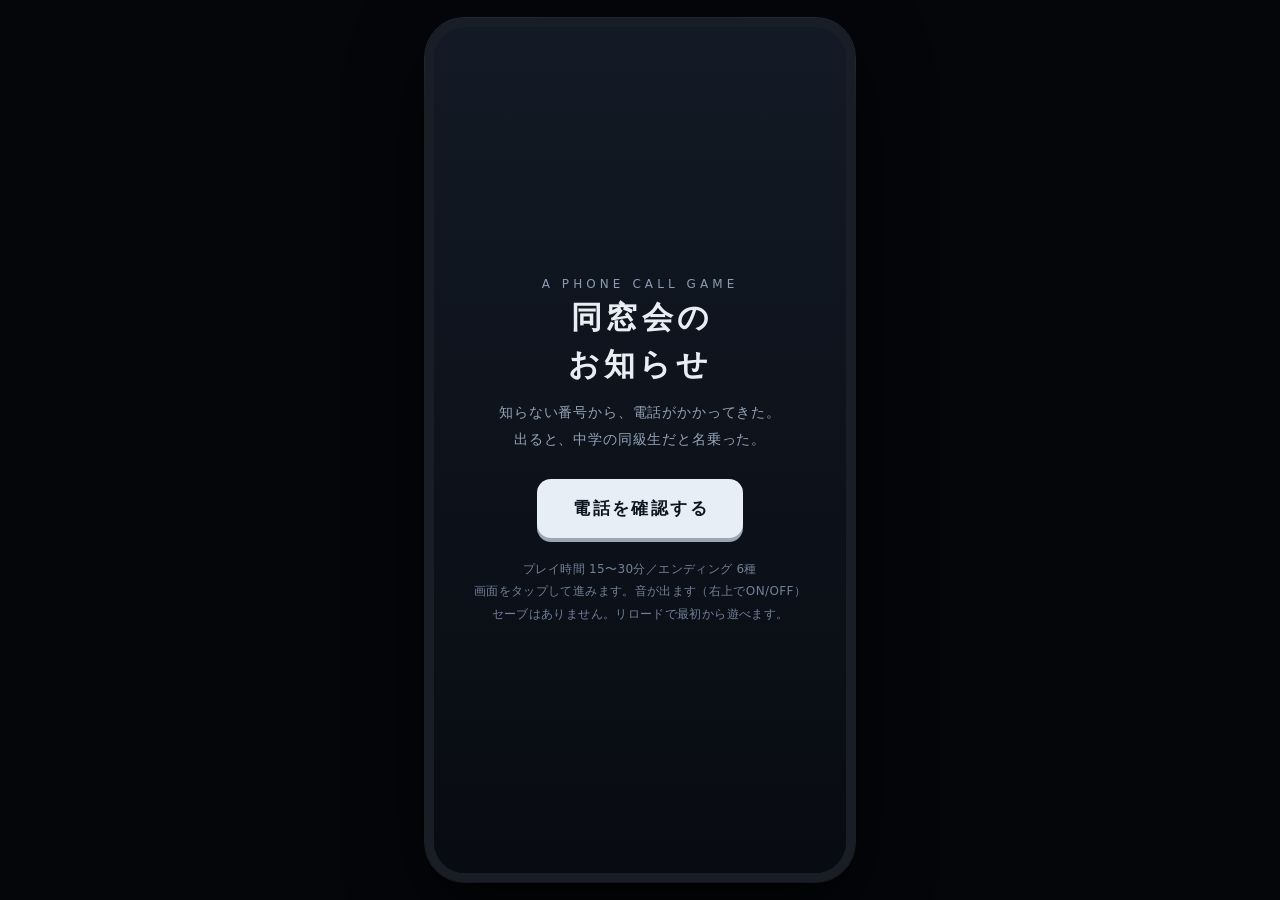
<file: dousoukai/index.html>
<!DOCTYPE html>
<html lang="ja">
<head>
<meta charset="utf-8">
<meta name="viewport" content="width=device-width, initial-scale=1, viewport-fit=cover">
<meta name="theme-color" content="#0b0f16">
<meta name="description" content="知らない番号からかかってきた、妙に古臭い同窓会の勧誘電話。質問するほど相手の設定が崩れていく短編会話ゲーム。">
<title>同窓会のお知らせ</title>
<style>
*{margin:0;padding:0;box-sizing:border-box;-webkit-tap-highlight-color:transparent;}
html,body{height:100%;}
body{
  background:#04060a;color:#e9edf4;overflow:hidden;
  font-family:"Hiragino Kaku Gothic ProN","Hiragino Sans","Yu Gothic","YuGothic",Meiryo,system-ui,sans-serif;
  font-size:16px;line-height:1.7;
  display:flex;align-items:center;justify-content:center;
  -webkit-user-select:none;user-select:none;
  -webkit-text-size-adjust:100%;
}

/* ---- 端末フレーム ---- */
#phone{
  position:relative;display:flex;flex-direction:column;
  width:100%;max-width:430px;height:100vh;height:100dvh;
  background:linear-gradient(178deg,#18202c 0%,#10151e 42%,#0a0d13 100%);
  overflow:hidden;
}
@media (min-width:520px) and (min-height:660px){
  #phone{
    height:min(calc(100dvh - 36px),880px);
    border-radius:40px;border:9px solid #191d25;
    box-shadow:0 26px 70px rgba(0,0,0,.75), 0 0 0 1px #2a3038;
  }
}

/* ---- ステータスバー ---- */
#statusbar{
  flex:none;display:flex;align-items:center;justify-content:space-between;
  padding:calc(8px + env(safe-area-inset-top)) 18px 6px;
  font-size:12px;letter-spacing:.06em;color:#9fb0c6;
}
#statusbar .sig{display:flex;align-items:center;gap:7px;}
#mute{
  pointer-events:auto;cursor:pointer;font:inherit;font-size:12px;color:#9fb0c6;
  background:rgba(255,255,255,.06);border:1px solid rgba(255,255,255,.14);
  border-radius:999px;padding:4px 11px;min-height:28px;letter-spacing:.04em;
}
#mute:active{background:rgba(255,255,255,.16);}

/* ---- 通話ヘッダ ---- */
#callhead{
  flex:none;text-align:center;padding:6px 16px 12px;
  border-bottom:1px solid rgba(255,255,255,.07);
}
#timer{font-size:12px;letter-spacing:.16em;color:#6fd39a;min-height:18px;}
#timer.warn{color:#e2b85f;}
#avatar{
  width:62px;height:62px;margin:8px auto 7px;border-radius:50%;
  background:radial-gradient(circle at 50% 34%,#455060 0%,#333c49 45%,#212832 100%);
  display:flex;align-items:center;justify-content:center;
  box-shadow:inset 0 0 0 1px rgba(255,255,255,.09);
  position:relative;overflow:hidden;
}
#avatar::before{content:"";position:absolute;top:14px;width:18px;height:18px;border-radius:50%;background:#101620;opacity:.75;}
#avatar::after{content:"";position:absolute;top:37px;width:38px;height:30px;border-radius:20px 20px 0 0;background:#101620;opacity:.75;}
#cname{font-size:20px;font-weight:700;letter-spacing:.04em;}
#csub{font-size:12.5px;color:#8b9bb1;margin-top:3px;min-height:19px;transition:color .3s;}
#csub.shift{color:#d99a9a;}

/* ---- メーター ---- */
#meters{flex:none;display:flex;gap:9px;padding:9px 16px 10px;}
.meter{flex:1;}
.meter .lb{font-size:10.5px;color:#8b9bb1;letter-spacing:.05em;display:flex;justify-content:space-between;}
.meter .bar{height:5px;margin-top:3px;border-radius:3px;background:rgba(255,255,255,.09);overflow:hidden;}
.meter .fill{height:100%;width:0;border-radius:3px;transition:width .45s ease;}
#m1 .fill{background:linear-gradient(90deg,#c2703f,#e2564f);}
#m2 .fill{background:linear-gradient(90deg,#3f7fc2,#57b6e2);}
#m3 .fill{background:linear-gradient(90deg,#6a9f4a,#b6d24f);}

/* ---- 会話ログ ---- */
#logwrap{position:relative;flex:1 1 auto;min-height:0;}
#log{
  height:100%;overflow-y:auto;cursor:pointer;-webkit-overflow-scrolling:touch;
  padding:14px 16px 26px;display:flex;flex-direction:column;gap:11px;
}
.row{display:flex;animation:pop .26s ease-out;}
@keyframes pop{from{opacity:0;transform:translateY(9px);}to{opacity:1;transform:none;}}
.row.t{justify-content:flex-start;}
.row.m{justify-content:flex-end;}
.bub{
  max-width:84%;padding:10px 14px;border-radius:17px;font-size:16px;line-height:1.65;
  word-break:break-word;
}
.row.t .bub{background:#262f3c;border-bottom-left-radius:5px;box-shadow:0 1px 0 rgba(255,255,255,.05) inset;}
.row.m .bub{background:#2c4a6b;border-bottom-right-radius:5px;color:#eaf2fb;}
.row.n{justify-content:center;}
.row.n .bub{background:none;color:#93a3b8;font-size:14.5px;text-align:center;max-width:100%;padding:2px 4px;line-height:1.75;}
.row.p{justify-content:center;}
.row.p .bub{background:none;color:#6e7d92;letter-spacing:.5em;font-size:15px;padding:2px;}
.row.sfx{justify-content:center;}
.row.sfx .bub{
  background:none;color:#c8b58a;font-size:15px;letter-spacing:.28em;
  font-family:"Courier New",monospace;padding:2px;
}
.row.bg{justify-content:flex-start;}
.row.bg .bub{
  background:rgba(255,255,255,.045);border:1px dashed rgba(255,255,255,.16);
  color:#8fa0b6;font-size:14.5px;border-radius:12px;max-width:88%;
}
.row.sys{justify-content:center;}
.row.sys .bub{
  background:rgba(226,86,79,.10);border:1px solid rgba(226,86,79,.42);
  color:#f0a8a0;font-size:13.5px;letter-spacing:.09em;border-radius:7px;
  text-align:center;padding:7px 13px;
}
.row.big{justify-content:center;}
.row.big .bub{
  background:none;color:#fff;font-size:22px;font-weight:700;letter-spacing:.1em;
  text-align:center;line-height:1.55;padding:14px 4px;
}
.spk{font-size:11px;color:#8b9bb1;margin:0 4px 3px;letter-spacing:.04em;}
.wrapper{display:flex;flex-direction:column;max-width:86%;}
.wrapper .bub{max-width:100%;}
.divider{height:1px;background:rgba(255,255,255,.07);margin:4px 0;flex:none;}

/* ---- タップで進む ---- */
#tapzone{position:absolute;inset:0;display:none;pointer-events:none;}
#tapzone.on{display:block;}
#tapcue{
  position:absolute;right:14px;bottom:8px;font-size:11.5px;color:#7f90a6;
  letter-spacing:.1em;background:rgba(10,14,20,.82);padding:4px 10px;border-radius:999px;
  animation:blink 1.35s infinite;pointer-events:none;
}
@keyframes blink{0%,100%{opacity:.35;}50%{opacity:1;}}

/* ---- 選択肢 ---- */
#choices{
  flex:none;max-height:50%;overflow-y:auto;-webkit-overflow-scrolling:touch;
  padding:11px 14px calc(14px + env(safe-area-inset-bottom));
  background:linear-gradient(180deg,rgba(255,255,255,.035),rgba(255,255,255,.015));
  border-top:1px solid rgba(255,255,255,.09);
  display:flex;flex-direction:column;gap:10px;
}
#choices:empty{display:none;}
.ch{
  display:block;flex:0 0 auto;width:100%;min-height:54px;padding:13px 16px;
  font:inherit;font-size:16px;line-height:1.5;text-align:left;color:#eaf0f8;
  background:#232c39;border:1px solid rgba(255,255,255,.12);border-radius:13px;
  cursor:pointer;transition:transform .07s,background .12s;
}
.ch:active{transform:scale(.985);background:#2e3a4a;}
.ch .tagline{display:block;font-size:11.5px;color:#8fa0b6;margin-top:3px;letter-spacing:.03em;}
.ch.act{background:#2b3d52;border-color:rgba(120,180,240,.32);}
.ch.dan{background:#3a2a2c;border-color:rgba(226,120,110,.34);}
.ch.new::after{content:"NEW";float:right;font-size:10px;letter-spacing:.12em;color:#e2b85f;
  border:1px solid rgba(226,184,95,.5);border-radius:4px;padding:1px 5px;margin-left:8px;}
.chnote{flex:0 0 auto;font-size:11.5px;color:#7f90a6;letter-spacing:.05em;padding:2px 2px 0;}

/* ---- オーバーレイ画面 ---- */
.screen{
  position:absolute;inset:0;z-index:20;display:flex;flex-direction:column;
  align-items:center;justify-content:flex-start;text-align:center;
  padding:calc(30px + env(safe-area-inset-top)) 24px calc(30px + env(safe-area-inset-bottom));
  background:linear-gradient(180deg,#131a25,#080b11);
  overflow-y:auto;-webkit-overflow-scrolling:touch;
}
.screen > *:first-child{margin-top:auto;}
.screen > *:last-child{margin-bottom:auto;}
.screen.hide{display:none;}
.screen h1{font-size:31px;font-weight:800;letter-spacing:.14em;text-indent:.14em;line-height:1.5;}
.screen h2{font-size:20px;font-weight:700;letter-spacing:.1em;margin-bottom:6px;}
.screen .lead{font-size:14px;color:#93a3b8;letter-spacing:.06em;margin-top:12px;line-height:1.9;}
.screen .fine{font-size:12px;color:#71819a;margin-top:20px;line-height:1.9;letter-spacing:.03em;}
.bigbtn{
  margin-top:26px;min-height:56px;padding:15px 34px;font:inherit;font-size:17px;font-weight:700;
  letter-spacing:.14em;text-indent:.14em;color:#0d1620;background:#e8eef6;border:none;border-radius:14px;
  cursor:pointer;box-shadow:0 4px 0 #9aa6b5;
}
.bigbtn:active{transform:translateY(2px);box-shadow:0 2px 0 #9aa6b5;}
.subbtn{
  margin-top:13px;min-height:50px;padding:13px 24px;font:inherit;font-size:15px;
  color:#cfd9e6;background:rgba(255,255,255,.07);border:1px solid rgba(255,255,255,.18);
  border-radius:13px;cursor:pointer;letter-spacing:.08em;
}
.subbtn:active{background:rgba(255,255,255,.15);}

/* 着信画面 */
#s-ring .num{font-size:27px;font-weight:700;letter-spacing:.05em;}
#s-ring .unk{font-size:13.5px;color:#93a3b8;margin-top:7px;letter-spacing:.1em;}
#s-ring .ringing{font-size:13px;color:#6fd39a;letter-spacing:.24em;margin-top:26px;animation:blink 1.1s infinite;}
#ringav{
  width:96px;height:96px;border-radius:50%;margin:0 auto 22px;position:relative;
  background:radial-gradient(circle at 50% 34%,#455060 0%,#333c49 45%,#212832 100%);
  box-shadow:0 0 0 0 rgba(111,211,154,.35);animation:pulse 1.6s infinite;
}
#ringav::before{content:"";position:absolute;left:50%;top:22px;transform:translateX(-50%);width:26px;height:26px;border-radius:50%;background:#141a24;}
#ringav::after{content:"";position:absolute;left:50%;top:56px;transform:translateX(-50%);width:56px;height:44px;border-radius:28px 28px 0 0;background:#141a24;}
@keyframes pulse{0%{box-shadow:0 0 0 0 rgba(111,211,154,.3);}70%{box-shadow:0 0 0 26px rgba(111,211,154,0);}100%{box-shadow:0 0 0 0 rgba(111,211,154,0);}}
.ringrow{display:flex;gap:22px;margin-top:34px;}
.rbtn{
  width:76px;height:76px;border-radius:50%;border:none;cursor:pointer;
  font:inherit;font-size:13px;font-weight:700;color:#fff;letter-spacing:.06em;
  display:flex;flex-direction:column;align-items:center;justify-content:center;gap:3px;
}
.rbtn .ic{font-size:24px;line-height:1;}
.rbtn.ok{background:#2f9e5e;box-shadow:0 4px 0 #1d6b3f;}
.rbtn.ng{background:#c2453f;box-shadow:0 4px 0 #8a2b27;}
.rbtn:active{transform:translateY(2px);}

/* エンディング画面 */
#s-end .etag{font-size:12px;letter-spacing:.3em;color:#8b9bb1;}
#s-end .ename{font-size:29px;font-weight:800;letter-spacing:.1em;margin-top:6px;}
#s-end .emsg{font-size:15px;color:#c3cedd;margin-top:16px;line-height:1.95;}
.stats{
  margin-top:22px;width:100%;max-width:330px;font-size:13.5px;color:#a9b7c8;
  border:1px solid rgba(255,255,255,.13);border-radius:13px;padding:13px 15px;text-align:left;
}
.stats div{display:flex;justify-content:space-between;padding:3px 0;}
.stats .hd{display:block;color:#8b9bb1;font-size:11.5px;letter-spacing:.12em;margin:10px 0 5px;padding:0;}
.stats ul{list-style:none;font-size:13px;color:#cbd6e4;}
.stats li{padding:2px 0 2px 15px;position:relative;line-height:1.65;}
.stats li::before{content:"·";position:absolute;left:3px;color:#e2b85f;}
#endlist{width:100%;max-width:340px;margin-top:10px;text-align:left;}
#endlist .e{
  border:1px solid rgba(255,255,255,.12);border-radius:12px;padding:11px 14px;margin-bottom:9px;
  font-size:14.5px;
}
#endlist .e.got{border-color:rgba(226,184,95,.4);background:rgba(226,184,95,.07);}
#endlist .e small{display:block;font-size:12px;color:#8b9bb1;margin-top:3px;line-height:1.6;}
#endlist .e.lock{color:#6e7d92;}

@media (max-height:760px){
  #avatar{width:44px;height:44px;margin:5px auto 4px;}
  #avatar::before{top:9px;width:13px;height:13px;}
  #avatar::after{top:26px;width:27px;height:21px;}
  #cname{font-size:18px;}
  #callhead{padding:4px 14px 8px;}
  #meters{padding:6px 14px 7px;}
  #log{padding:11px 14px 20px;}
}
@media (max-height:620px){
  #avatar{display:none;}
  .bub{font-size:15.5px;}
}
#flash{position:absolute;inset:0;background:#000;opacity:0;pointer-events:none;z-index:30;transition:opacity .7s;}
#flash.on{opacity:1;}
</style>
</head>
<body>
<div id="phone">
  <div id="statusbar">
    <div class="sig">＊＊＊ 4G</div>
    <div id="clock">12:41</div>
    <button id="mute" type="button">♪ 音 ON</button>
  </div>

  <div id="callhead">
    <div id="timer">通話中 00:00</div>
    <div id="avatar"></div>
    <div id="cname">田村</div>
    <div id="csub">（中学の同級生？）</div>
  </div>

  <div id="meters">
    <div class="meter" id="m1"><div class="lb"><span>疑惑</span><span class="v">0</span></div><div class="bar"><div class="fill"></div></div></div>
    <div class="meter" id="m2"><div class="lb"><span>相手の余裕</span><span class="v">100</span></div><div class="bar"><div class="fill"></div></div></div>
    <div class="meter" id="m3"><div class="lb"><span>好奇心</span><span class="v">0</span></div><div class="bar"><div class="fill"></div></div></div>
  </div>

  <div id="logwrap">
    <div id="log"></div>
    <div id="tapzone"><div id="tapcue">タップで進む ▼</div></div>
  </div>

  <div id="choices"></div>

  <!-- タイトル -->
  <div class="screen" id="s-title">
    <div style="font-size:12px;letter-spacing:.34em;color:#8b9bb1;">A PHONE CALL GAME</div>
    <h1>同窓会の<br>お知らせ</h1>
    <div class="lead">知らない番号から、電話がかかってきた。<br>出ると、中学の同級生だと名乗った。</div>
    <button class="bigbtn" id="btn-start" type="button">電話を確認する</button>
    <div class="fine">
      プレイ時間 15〜30分／エンディング 6種<br>
      画面をタップして進みます。音が出ます（右上でON/OFF）<br>
      セーブはありません。リロードで最初から遊べます。
    </div>
  </div>

  <!-- 着信 -->
  <div class="screen hide" id="s-ring">
    <div id="ringav"></div>
    <div class="num">090-4412-0088</div>
    <div class="unk">登録なし</div>
    <div class="ringing">着信中</div>
    <div class="ringrow">
      <button class="rbtn ng" id="btn-deny" type="button"><span class="ic">✕</span>出ない</button>
      <button class="rbtn ok" id="btn-ans" type="button"><span class="ic">✆</span>出る</button>
    </div>
  </div>

  <!-- エンディング -->
  <div class="screen hide" id="s-end">
    <div class="etag">ENDING</div>
    <div class="ename" id="e-name">―</div>
    <div class="emsg" id="e-msg"></div>
    <div class="stats" id="e-stats"></div>
    <button class="bigbtn" id="btn-again" type="button">もう一度かかってくる</button>
    <button class="subbtn" id="btn-gallery" type="button">エンディング一覧</button>
  </div>

  <!-- 一覧 -->
  <div class="screen hide" id="s-gal">
    <h2>エンディング一覧</h2>
    <div class="lead" id="gal-count" style="margin-top:2px;"></div>
    <div id="endlist"></div>
    <button class="subbtn" id="btn-back" type="button">もどる</button>
  </div>

  <div id="flash"></div>
</div>

<script>
"use strict";
/* =========================================================
   同窓会のお知らせ  ―  単一ファイル会話ゲーム
   ========================================================= */

/* ---------- 効果音（Web Audio・素材なし） ---------- */
var Snd = (function(){
  var ctx=null, master=null, on=true, ringTimer=null, holdTimer=null;
  function init(){
    if(ctx) return true;
    var AC = window.AudioContext || window.webkitAudioContext;
    if(!AC) return false;
    try{
      ctx = new AC();
      master = ctx.createGain();
      master.gain.value = 0.16;          /* 初回から大音量にしない */
      master.connect(ctx.destination);
    }catch(e){ ctx=null; return false; }
    return true;
  }
  function resume(){ if(ctx && ctx.state==="suspended") ctx.resume(); }
  function tone(freq, dur, type, vol, delay){
    if(!on || !init()) return;
    resume();
    var t0 = ctx.currentTime + (delay||0);
    var o = ctx.createOscillator(), g = ctx.createGain();
    o.type = type || "sine"; o.frequency.value = freq;
    g.gain.setValueAtTime(0, t0);
    g.gain.linearRampToValueAtTime(vol==null?0.5:vol, t0+0.012);
    g.gain.exponentialRampToValueAtTime(0.0008, t0+dur);
    o.connect(g); g.connect(master);
    o.start(t0); o.stop(t0+dur+0.03);
  }
  function noise(dur, freq, vol, delay){
    if(!on || !init()) return;
    resume();
    var t0 = ctx.currentTime + (delay||0);
    var len = Math.max(1, Math.floor(ctx.sampleRate*dur));
    var buf = ctx.createBuffer(1, len, ctx.sampleRate);
    var d = buf.getChannelData(0);
    for(var i=0;i<len;i++){ d[i] = (Math.random()*2-1) * (1 - i/len); }
    var src = ctx.createBufferSource(); src.buffer = buf;
    var bp = ctx.createBiquadFilter(); bp.type="bandpass"; bp.frequency.value=freq||2600; bp.Q.value=0.8;
    var g = ctx.createGain(); g.gain.value = vol==null?0.5:vol;
    src.connect(bp); bp.connect(g); g.connect(master);
    src.start(t0);
  }
  return {
    setOn:function(v){ on=v; if(!v){ stopRing(); stopHold(); } },
    isOn:function(){ return on; },
    unlock:function(){ init(); resume(); },
    tap:function(){ tone(880,0.035,"square",0.09); },
    ring:function(){
      stopRing();
      if(!on) return;
      var play=function(){
        tone(784,0.30,"sine",0.5); tone(988,0.30,"sine",0.4,0.02);
        tone(784,0.30,"sine",0.5,0.42); tone(988,0.30,"sine",0.4,0.44);
      };
      play(); ringTimer = setInterval(play, 2400);
    },
    paper:function(){
      noise(0.16, 3400, 0.5); noise(0.13, 2400, 0.42, 0.19); noise(0.10, 3000, 0.30, 0.36);
    },
    write:function(){ noise(0.05,1800,0.3); noise(0.05,1500,0.25,0.09); noise(0.05,2000,0.25,0.17); },
    hold:function(){
      stopHold(); if(!on) return;
      var n=[523,587,659,587,523,440,523,0], i=0;
      var step=function(){ var f=n[i%n.length]; i++; if(f) tone(f,0.28,"triangle",0.24); };
      step(); holdTimer = setInterval(step, 330);
    },
    stopHold:stopHold, stopRing:stopRing,
    connect:function(){ tone(660,0.09,"sine",0.35); tone(880,0.11,"sine",0.35,0.11); },
    hangup:function(){
      stopRing(); stopHold();
      tone(420,0.22,"sine",0.4); tone(420,0.22,"sine",0.4,0.36); tone(330,0.4,"sine",0.3,0.72);
    },
    ping:function(){ tone(1320,0.08,"square",0.16); tone(1760,0.10,"square",0.13,0.07); },
    thud:function(){ tone(140,0.5,"sine",0.4); }
  };
  function stopRing(){ if(ringTimer){ clearInterval(ringTimer); ringTimer=null; } }
  function stopHold(){ if(holdTimer){ clearInterval(holdTimer); holdTimer=null; } }
})();

/* ---------- 行データのヘルパ ---------- */
function T(t){ return {s:"t", t:t}; }                 /* 相手 */
function M(t){ return {s:"m", t:t}; }                 /* 主人公 */
function N(t){ return {s:"n", t:t}; }                 /* ト書き */
function BG(t){ return {s:"bg", t:t}; }               /* 後ろの声 */
function SYS(t){ return {s:"sys", t:t}; }             /* 画面表示 */
function SFX(t){ return {s:"sfx", t:t}; }             /* 紙の音など */
function P(ms,t){ return {s:"p", t:t||"…………", ms:ms||1300}; } /* 沈黙 */
function BIG(t){ return {s:"big", t:t}; }
function FX(fn){ return {s:"fx", fn:fn}; }

/* =========================================================
   本編テキスト
   ========================================================= */

/* ---- 導入 ---- */
var PROLOGUE = [
  N("昼休み。コンビニのイートインで、半分になったパンを持ったまま、スマートフォンが震えた。"),
  N("知らない番号だった。"),
  FX(function(){ Snd.connect(); }),
  M("「……もしもし？」"),
  T("「あ、もしもし！ もしもし、聞こえてる？」"),
  T("「久しぶり！ 中学の同級生の、田村だけど。覚えてる？」"),
  M("（田村……田村……）"),
  N("いた気がする。たしかに、そういう名字のやつがいた気がする。"),
  N("何十年も会っていない。顔は、まったく出てこない。")
];

var OPENING_CHOICES = [
  { label:"「ああ、田村……なんとなく覚えてるかも」", sub:"話を合わせる",
    lines:[
      T("「そうそう！ 田村だよ田村。いや〜、よかった〜」"),
      T("「声、変わってないな！」"),
      M("（電話越しの声を、二十年ぶりに聞き分けられる人間がいるのか）")
    ], comp:6, cur:6 },
  { label:"「ごめん、ちょっと思い出せない」", sub:"正直に言う",
    lines:[
      T("「またまた〜。同じクラスだったじゃん」"),
      M("「同じクラス？」"),
      T("「……まあ、そんな感じ」"),
      M("（そんな感じ）")
    ], sus:6, comp:-4, cur:5, note:"「同じクラスだった」の根拠が薄い" },
  { label:"「どちら様ですか」", sub:"警戒する",
    lines:[
      T("「いやいや、田村だってば。中学の」"),
      T("「ほら、あの、三年の時さ」"),
      M("「三年の時、なに」"),
      T("「……いろいろあったじゃん」"),
      M("（いろいろ）")
    ], sus:8, comp:-8, cur:4, note:"中学時代の具体的な話が出てこない" }
];

var PROLOGUE2 = [
  T("「いや〜、何年ぶりだろうね。もう二十年以上じゃない？」"),
  M("「……たぶん、そのくらい」"),
  T("「でさ、今度、学年全体で同窓会やることになってさ」"),
  N("学年全体。"),
  T("「懐かしい仲間で集まろうと思って、それで連絡してるんだ」"),
  M("（懐かしい仲間）")
];

/* ---- 質問・行動 ---- */
var TOPICS = [
/* --- 基本の質問（平成の勧誘マニュアル） --- */
{ id:"who", label:"「誰が来るの？」", sus:4, comp:-4, cur:6, note:"参加者の名前が出てこない",
  lines:[
    T("「けっこう来るよ、みんな」"),
    M("「みんなって、たとえば？」"),
    T("「……山本とか」"),
    M("「山本」"),
    T("「いたでしょ、山本。いたって」"),
    M("（山本はいた。山本はどこの学年にもいる）")
  ]},

{ id:"when", label:"「日時はいつ？」", sus:4, comp:-4, cur:6, note:"日時が決まっていない",
  lines:[
    T("「日時はね、これから決めるんだ」"),
    M("「決まってないの？」"),
    T("「まず人数をね、把握しようと思って」"),
    M("「日程を決める前に人集めるの、順番おかしくない？」"),
    T("「いや〜、そこはほら、幹事の方針で」")
  ]},

{ id:"where", label:"「会場はどこ？」", sus:4, comp:-4, cur:6, note:"会場が決まっていない",
  lines:[
    T("「駅の近くの、いい感じのとこ押さえようと思ってて」"),
    M("「何駅？」"),
    T("「……ほら、みんなが集まりやすいとこ」"),
    M("「何駅？」"),
    T("「そこも含めて、これから！」"),
    M("（これからばっかりだな）")
  ]},

{ id:"kanji", label:"「幹事って誰がやってるの？」", sus:4, comp:-4, cur:5, note:"幹事が「複数体制」",
  lines:[
    T("「俺と、あと何人かで」"),
    M("「何人か」"),
    T("「幹事は複数体制でやってるから」"),
    M("（複数体制）"),
    M("「その何人かの名前は？」"),
    T("「まあ、当日わかるよ」")
  ]},

{ id:"nostalgic", label:"「まあ、懐かしいな」", sub:"話を合わせる", cls:"act",
  sus:2, comp:6, cur:8, repeat:true, maxRepeat:3,
  lines:function(s){
    var v=[
      [ T("「な！ せっかくだから一度顔合わせようよ」"),
        T("「みんな会いたがってるよ」"),
        M("「みんな」"),
        T("「みんな」"),
        N("この人はさっきから、みんなという単語しか使っていない。") ],
      [ T("「昔の仲間っていいもんだよな」"),
        M("「うん」"),
        T("「な！」"),
        P(1600),
        N("会話が完全に止まった。"),
        T("「……で、同窓会なんだけど」") ],
      [ T("「やっぱりさ、こういうのは顔見て話すのが一番だよ」"),
        M("「まだ何も決まってないけどな」"),
        T("「決まってなくても気持ちは決まってるだろ？」"),
        M("「気持ち」"),
        T("「気持ち」"),
        N("気持ちの話にされている。") ]
    ];
    var i=Math.min((s.uses.nostalgic||1)-1, v.length-1);
    return v[i];
  }},

{ id:"detail", label:"「詳しい話を聞きたいんだけど」", sus:4, comp:-3, cur:6, note:"詳しい話は「会った時に」",
  lines:[
    T("「詳しい話は、会った時にしよう」"),
    M("「今、電話してるけど」"),
    T("「電話だと長くなっちゃうからさ」"),
    M("「もう十分長いよ」"),
    T("「はは。まあまあ」")
  ]},

/* --- 現代的な質問（紙をめくる音） --- */
{ id:"line", label:"「LINEグループとかあるの？」", sus:5, comp:-5, cur:7, note:"LINEグループが存在しない",
  lines:[
    FX(function(){ Snd.paper(); }),
    SFX("ペラ……"),
    T("「……えーっと、LINEはね、これから作るところ」"),
    M("「作ってから誘った方がよくない？」"),
    T("「まず声かけからと思って！」"),
    M("（順番が全部逆だ）")
  ]},

{ id:"form", label:"「出欠ってGoogleフォームで取るの？」", sus:7, comp:-8, cur:9, note:"マニュアルらしき紙をめくった",
  flag:"manual",
  lines:[
    FX(function(){ Snd.paper(); }),
    SFX("ペラ……"),
    SFX("ペラペラ……"),
    T("「えーっと……SNSについて聞かれた場合……」"),
    M("「そこまでマニュアルに書いてあるのかよ」"),
    T("「え？ なにが？」"),
    M("「今、紙めくったよね」"),
    T("「めくってない」"),
    M("「めくってたって」"),
    T("「めくってない」")
  ]},

{ id:"zoom", label:"「オンラインでやらないの？」", req:function(s){return s.flags.manual;}, sus:5, comp:-6, cur:7, note:"オンライン対応の項目まで読み上げた",
  lines:[
    FX(function(){ Snd.paper(); }),
    SFX("ペラペラ……"),
    T("「オンライン……えー、オンラインでのご案内をご希望の場合は……」"),
    M("「読んでるだろ」"),
    T("「読んでない」"),
    M("「ご案内って言ったぞ今」"),
    T("「言ってない」")
  ]},

{ id:"pay", label:"「会費、電子決済使える？」", sus:4, comp:-4, cur:6, note:"支払いは現金の手渡しのみ",
  lines:[
    T("「ペイ……ペイペイ？」"),
    M("「まあ、その手のやつ」"),
    T("「現金でいいよ、現金で。当日、手渡しで」"),
    M("（手渡し）"),
    T("「その方が確実だろ？」"),
    M("「誰にとって？」")
  ]},

{ id:"fee", label:"「会費っていくら？」", sus:4, comp:-3, cur:5, note:"会費の金額が未定",
  lines:[
    T("「会費は、まあ、良心的な感じで」"),
    M("「金額は？」"),
    T("「そこも含めて、これから」"),
    M("「良心的っていくら」"),
    T("「良心的は良心的だよ」")
  ]},

/* --- 設定崩壊 --- */
{ id:"remember", label:"「本当に俺のこと覚えてる？」", sus:5, comp:-7, cur:8, note:"部活を間違えた",
  lines:[
    T("「覚えてるよ！ お前、野球部だったろ」"),
    M("「帰宅部」"),
    P(1500),
    T("「……いや、だから、野球部の連中とよくつるんでたじゃん」"),
    SYS("《設定が修正されました》"),
    M("「今なんか直したろ」"),
    T("「直してない」")
  ]},

{ id:"class", label:"「同じクラスだったっけ？」", sus:5, comp:-7, cur:8, note:"クラスを間違えた",
  lines:[
    T("「三年の時、二組だったよな」"),
    M("「一組だけど」"),
    P(1800),
    T("「……まあ、学年は一緒だったし！」"),
    SYS("《設定が修正されました》"),
    M("（学年まで下がった）")
  ]},

{ id:"friend", label:"「昔、誰と仲良かったっけ？」", sus:5, comp:-5, cur:7, note:"仲が良かった人物を間違えた",
  lines:[
    T("「お前といえば、あれだろ。……マツモト」"),
    M("「マツモトって誰」"),
    T("「いたじゃん、マツモト」"),
    M("「学年に松本、いた？」"),
    P(1400),
    T("「……いたよ。たぶん」"),
    M("「たぶん」"),
    T("「いた」")
  ]},

{ id:"album", label:"「卒業アルバム見ながらかけてるの？」", sus:6, comp:-7, cur:8, note:"卒アルを見ていないのに見たと言った",
  lines:[
    T("「そうそう、卒アル見ながら……いや、思い出しながらやってる」"),
    M("「俺、卒アルの個人写真、写ってないんだけど」"),
    M("「撮影の日、休んでたから」"),
    P(1900),
    T("「……写ってたよ。ちゃんと」"),
    M("「写ってないって」"),
    T("「……集合写真の方に」"),
    M("「その日、学校に行ってないんだよ」")
  ]},

{ id:"sensei", label:"「先生も来るの？」", sus:5, comp:-5, cur:7, note:"担任の名前を間違えた",
  lines:[
    T("「先生も呼ぼうって話してる。担任の、佐藤先生とか」"),
    M("「うちの担任、女の先生だったけど」"),
    P(1300),
    T("「……佐藤先生、女性だろ？」"),
    M("「そうだけど、名前が違う」"),
    T("「ああ、じゃあ俺の記憶違いか。よくあるよな、そういうの」"),
    SYS("《設定が修正されました》")
  ]},

{ id:"myname", label:"「俺の名前、フルネームで言える？」", req:function(s){return s.sus>=30;},
  sus:6, comp:-8, cur:9, note:"名字の読み方を間違えた",
  lines:[
    FX(function(){ Snd.paper(); }),
    SFX("ペラ……"),
    T("「新谷……あらや、さん」"),
    M("「しんたに」"),
    T("「しんたにさんね！ いや〜、変換ミスだわ」"),
    M("「口頭に変換ミスってあるのか？」"),
    T("「あるある」"),
    M("「ないよ」")
  ]},

{ id:"you_job", label:"「俺が今なにしてるか知ってる？」", sus:4, comp:-5, cur:7, note:"卒業後の進路を適当に合わせられた",
  lines:[
    T("「お前、たしか……そっち系だろ？」"),
    M("「そっち系って」"),
    T("「ほら、パソコン使う」"),
    M("「今どき全員パソコン使うが」"),
    T("「な！ 時代だよな」"),
    M("（乗り切られた）")
  ]},

{ id:"number", label:"「俺の番号、どこで知ったの？」", sus:6, comp:-7, cur:8, note:"番号の入手経路が説明できない",
  lines:[
    T("「名簿だよ。卒業名簿」"),
    M("「二十年前の名簿に、今の携帯番号が載ってるの？」"),
    P(1700),
    T("「……更新してるんだよ、こっちで」"),
    M("「こっちでって、誰が」"),
    T("「幹事が」"),
    M("「複数体制の？」"),
    T("「そう」")
  ]},

/* --- 後ろの声・イベント派生 --- */
{ id:"voice", label:"「今、誰かいた？」", req:function(s){return s.flags.heardVoice;}, sus:5, comp:-7, cur:8, note:"後ろに誰かいるのに否定した",
  lines:[
    T("「……テレビ」"),
    M("「テレビ？」"),
    T("「テレビ。つけっぱなしでさ」"),
    N("テレビは「あと何件？」とは言わない。"),
    M("「なんの番組？」"),
    T("「……ニュース」")
  ]},

{ id:"howmany", label:"「今日、何件かけてるの？」", req:function(s){return s.flags.heardVoice && s.sus>=45;},
  sus:6, comp:-10, cur:9, note:"「何件」という言葉に反応した",
  lines:[
    P(2000),
    T("「……なんの話？」"),
    M("「さっき後ろで言ってたじゃん。あと何件って」"),
    T("「テレビ」"),
    M("「テレビ」"),
    T("「テレビ」"),
    N("三回言われると、逆に本当かもしれないと思えてくる。思えてこない。")
  ]},

{ id:"honto", label:"「これ、同窓会じゃないよね？」", req:function(s){return s.sus>=62;}, cls:"dan",
  sus:7, comp:-12, cur:10, note:"「同窓会も、やる」と言った",
  lines:[
    P(2200),
    T("「……同窓会だよ」"),
    T("「同窓会も、やる」"),
    M("「も？」"),
    P(1500),
    T("「……いや、同窓会」"),
    M("「今、も、って言ったよね」"),
    T("「言ってない」"),
    N("この人は、都合の悪いことは全部言ってないことになる。")
  ]},

{ id:"nanika", label:"「同窓会のあとに、なんかあるの？」", req:function(s){return s.sus>=70;}, cls:"dan",
  sus:5, comp:-10, cur:9, note:"「二次会みたいなもの」の説明が曖昧",
  lines:[
    T("「あと？ ああ、二次会みたいなもんは、まあ」"),
    M("「みたいなもん」"),
    T("「そう。せっかく集まるんだし、いろいろ話も聞けるし」"),
    M("「いろいろ話」"),
    T("「そんな重い話じゃないよ。ほんとに」"),
    M("「重い話って言葉、こっちは一度も使ってないけど」"),
    P(1600),
    T("「……だよな」")
  ]},

/* --- 寂しい一瞬 --- */
{ id:"whatnow", label:"「田村は今なにしてるの？」", sus:3, comp:-4, cur:9, flag:"jobHint",
  lines:[
    T("「俺？ 俺は、まあ、いろいろ」"),
    T("「人と会う仕事っていうか」"),
    M("「営業？」"),
    T("「……近い」"),
    M("「近い」"),
    T("「まあ、そんなとこ」")
  ]},

{ id:"sabishii", label:"「お前さ。何やってんの？」", cls:"dan",
  req:function(s){ return s.flags.jobHint && s.sus>=48; },
  sus:2, comp:-6, cur:12, flag:"sabishii", note:"「仕事だよ」と言った",
  lines:[
    N("聞くつもりはなかった。ただ、口から出た。"),
    M("「お前さ」"),
    M("「何やってんの？」"),
    P(2600),
    N("受話器の向こうで、音が消えた。"),
    P(2200,"…………………"),
    T("「……仕事だよ」"),
    M("「これが？」"),
    P(1800),
    T("「……まあな」"),
    P(2400),
    N("昼の音がした。どこかで換気扇が回っている。"),
    N("たぶん、そんなに広くない部屋だ。"),
    P(1600),
    T("「それで同窓会なんだけど！」"),
    M("（戻った）"),
    N("マニュアルに戻る速度だけは、やたら速い。")
  ]},

/* --- 逆勧誘ルート --- */
{ id:"gyaku", label:"「こっちからも聞いていい？」", cls:"act", sus:2, comp:-5, cur:8, flag:"gyaku",
  lines:[
    M("「ところでさ、こっちからも聞いていい？」"),
    T("「お、おう」"),
    M("「田村って今、どこ住んでるの？」"),
    T("「……こっちの方」"),
    M("「こっち」"),
    T("「そう、こっち」"),
    M("（電話でこっちと言われても何もわからない）"),
    N("――なんだか、こっちが主導権を握れる気がしてきた。")
  ]},

{ id:"g_hobby", label:"「最近ハマってる話をする」", sub:"逆勧誘", cls:"act",
  req:function(s){return s.flags.gyaku;}, sus:2, comp:-8, cur:6, gyaku:true,
  lines:[
    M("「俺さ、最近メダカ飼っててさ」"),
    T("「へ、へえ」"),
    M("「メダカって、水温が命なのよ。二十五度前後がベスト」"),
    M("「あと餌のやりすぎがいちばん良くない。水が濁る」"),
    T("「そ、そうなんだ」"),
    M("「濁るとどうなると思う？」"),
    P(1500),
    T("「……どうなるの」"),
    M("「聞きたい？」"),
    T("「……」")
  ]},

{ id:"g_work", label:"「仕事の愚痴を延々と話す」", sub:"逆勧誘", cls:"act",
  req:function(s){return s.flags.gyaku;}, sus:2, comp:-8, cur:6, gyaku:true,
  lines:[
    M("「うちの会社さ、去年からシステム変わってさ」"),
    M("「経費精算の承認フローが四段階あるのよ」"),
    T("「四段階……」"),
    M("「しかも部長が承認しないと次に進まない。で、その部長が出張ばっかり」"),
    T("「あ、あの、同窓会の話なんだけど」"),
    M("「まだ終わってない」"),
    T("「……はい」")
  ]},

{ id:"g_health", label:"「健康の話をする」", sub:"逆勧誘", cls:"act",
  req:function(s){return s.flags.gyaku;}, sus:2, comp:-8, cur:6, gyaku:true,
  lines:[
    M("「田村さ、健康診断ちゃんと行ってる？」"),
    T("「え」"),
    M("「俺、去年ガンマGTPで引っかかってさ」"),
    M("「ガンマ・ジー・ティー・ピー。知ってる？」"),
    T("「……知らない」"),
    M("「肝臓」"),
    T("「肝臓」"),
    M("「そう、肝臓。四十過ぎたら数値見た方がいいよ」"),
    P(1400),
    T("「……あのさ」")
  ]},

/* --- 個人情報 --- */
{ id:"i_tel", label:"「この番号でいいよ」", sub:"連絡先を教える", cls:"dan", info:true, sus:2, comp:14, cur:3,
  lines:[
    M("「番号は、まあ、今かけてきてるこれでいいよ」"),
    T("「お、ありがとう！ じゃあこの番号でいいんだね？」"),
    FX(function(){ Snd.write(); }),
    N("なにかを書き留める音がした。"),
    T("「よし、と」"),
    M("（今、書いたな）")
  ]},

{ id:"i_mail", label:"「メールアドレスも教える」", cls:"dan", info:true, sus:2, comp:14, cur:3,
  lines:[
    T("「あ、じゃあ念のためメールも聞いていい？ 案内送るからさ」"),
    M("「案内、まだ何も決まってないんじゃなかった？」"),
    T("「決まったら送るんだよ！」"),
    N("気づけば、アルファベットを一文字ずつ読み上げていた。"),
    FX(function(){ Snd.write(); }),
    T("「アットマークのあと、もう一回いい？」")
  ]},

{ id:"i_work", label:"「勤務先を答える」", cls:"dan", info:true, sus:2, comp:14, cur:3,
  lines:[
    T("「ちなみに今、お勤めはどちら？ 平日夜の会場決めるのに、場所知りたくてさ」"),
    M("「ああ、それなら――」"),
    N("会社名を言ってしまってから、なぜ言ったんだろうと思った。"),
    FX(function(){ Snd.write(); }),
    T("「へえ！ いいとこ勤めてんじゃん」"),
    M("「そう？」"),
    T("「そうだよ！」")
  ]},

{ id:"i_addr", label:"「住んでる場所を答える」", cls:"dan", info:true, sus:2, comp:14, cur:3,
  lines:[
    T("「あと、今どのへん住んでる？ 帰りやすい場所にしたいからさ」"),
    M("「◯◯の方だけど」"),
    T("「◯◯！ いいとこじゃん」"),
    M("「知ってるの？」"),
    T("「知ってる知ってる」"),
    FX(function(){ Snd.write(); }),
    M("（さっきから、書く音がする）")
  ]},

{ id:"refuse", label:"「連絡先は教えられない」", cls:"act", sus:2, comp:-7, cur:4, flag:"refused",
  lines:[
    M("「悪いけど、連絡先は教えられない」"),
    T("「いや、番号はもう知ってるんだけど」"),
    M("「……そうだった」"),
    T("「はは。じゃあメールだけでも」"),
    M("「教えない」"),
    P(1200),
    T("「……固いなあ」")
  ]}
];

/* ---- 割り込みイベント（会話の合間） ---- */
var EVENTS = [
 { id:"e1", at:3, sus:3, comp:-2, lines:[
    BG("「――あと何件？」"),
    P(1200),
    T("「……ごめん、なんでもない」"),
    M("「今、誰かの声しなかった？」"),
    T("「気のせいだって」")
  ]},
 { id:"e2", at:6, sus:5, comp:-5, flag:"heardVoice", note:"後ろから知らない人の声がした", lines:[
    BG("「そこ、押し弱いよ！」"),
    T("「うるさい！」"),
    P(1400),
    T("「……あ、ごめん、こっちの話」"),
    M("「今、絶対誰かいたよね」"),
    T("「……テレビ」"),
    N("明らかにテレビではない。")
  ]},
 { id:"e3", at:9, sus:4, comp:-4, lines:[
    FX(function(){ Snd.paper(); }),
    SFX("ペラ……"),
    SFX("ペラペラ……"),
    T("「あ、いや、雑誌。雑誌読んでた」"),
    M("「電話しながら？」"),
    T("「器用なんだよ、俺」")
  ]},
 { id:"e4", at:12, sus:5, comp:-5, lines:[
    BG("「名前、ちゃんと確認した？」"),
    T("「……確認した！」"),
    M("「何を？」"),
    P(1200),
    T("「テレビ」"),
    M("「テレビに確認したの？」"),
    T("「そう」")
  ]},
 { id:"e5", at:15, sus:4, comp:-5, lines:[
    T("「ちょっとごめん、そのまま待ってて」"),
    FX(function(){ Snd.hold(); }),
    N("急に、音楽が流れた。"),
    N("保留音だった。個人の携帯電話から保留音が流れている。"),
    P(2600,"♪ ♪ ♪"),
    FX(function(){ Snd.stopHold(); }),
    T("「ごめんごめん、ちょっと確認しててさ」"),
    M("「何を」"),
    T("「……段取り」")
  ]},
 { id:"e6", at:18, sus:4, comp:-4, lines:[
    BG("「そろそろクロージング入って」"),
    M("「クロージングって言った？」"),
    T("「言ってない」"),
    M("「言ってたよ、後ろの人が」"),
    T("「テレビ」")
  ]},
 /* 余裕が減ったとき用 */
 { id:"p1", cond:function(s){return s.comp<=45;}, sus:3, comp:-2, lines:[
    T("「……とりあえずさ、来れる？ 来れるよね？」"),
    M("「急に強引だな」"),
    T("「強引じゃないよ。誘ってるだけ」"),
    M("「日時も場所も決まってないのに？」"),
    T("「気持ちの話！」")
  ]},
 { id:"p4", cond:function(s){return s.comp<=35;}, sus:6, comp:-3, note:"後ろの誰かに相談していた", lines:[
    T("「……ちょっと待って」"),
    N("送話口を手で押さえたらしい。音がこもった。"),
    BG("（……ねえ、これ聞かれたら何て言うんだっけ）"),
    BG("（そこは飛ばしていいって）"),
    P(1600),
    T("「お待たせ！ ごめんごめん」"),
    M("「今の、全部聞こえてたけど」"),
    T("「聞こえてない」")
  ]},
 { id:"p2", cond:function(s){return s.comp<=28;}, sus:4, comp:-2, lines:[
    T("「あのさ、正直に言うとさ」"),
    P(1600),
    T("「……いや、なんでもない」"),
    M("「なに」"),
    T("「なんでもない」"),
    P(1200),
    T("「それで同窓会なんだけど」")
  ]},
 { id:"p5", cond:function(s){return s.comp<=22;}, sus:5, comp:-3, note:"「集まり」と言い間違えた", lines:[
    T("「それでね、今回の同窓会……いや、集まりの件なんだけど」"),
    M("「今、集まりって言った？」"),
    T("「同窓会」"),
    M("「言い直したろ」"),
    T("「同窓会って言った」"),
    SYS("《設定が修正されました》")
  ]},
 { id:"p3", cond:function(s){return s.comp<=16;}, sus:3, comp:-2, lines:[
    T("「新谷さんさ、」"),
    M("「今、さん付けになったな」"),
    T("「……なってない」"),
    N("なっていた。")
  ]}
];

/* ---- エンディング ---- */
var ENDINGS = {
  futsu:{
    name:"END：不通", cap:"知らない番号に出なかった。",
    msg:"何も起こらなかった。<br>それが、いちばん正しい。",
    lines:[
      N("画面を伏せて、パンの残りを食べた。"),
      N("呼び出し音はしばらく鳴って、止まった。"),
      P(1800),
      N("着信履歴に、知らない番号がひとつ残った。"),
      N("それだけだった。")
    ]},
  teppeki:{
    name:"END：鉄壁", cap:"何も渡さずに電話を切った。",
    msg:"今日も個人情報は守られた。",
    lines:function(s){
      var L=[
        M("「悪いけど、そろそろ切るわ」"),
        T("「え、ちょっと、待って待って」"),
        T("「日時決まったら、また連絡するから！」"),
        M("「連絡先、知らないでしょ」"),
        T("「知ってる」"),
        P(1400),
        M("「……知ってるのか」"),
        FX(function(){ Snd.hangup(); }),
        N("通話終了。")
      ];
      if(s.infoCount>0) L.push(N("渡してしまったものが、少しだけある。"), N("まあ、少しだけだ。"));
      L.push(BIG("今日も個人情報は守られた。"));
      return L;
    }},
  sanka:{
    name:"END：参加", cap:"面白半分で参加を了承した。",
    msg:"数日後、知らない番号から再び着信。",
    lines:[
      M("「わかった、行くよ」"),
      T("「ほんと！？ よかった〜！」"),
      T("「じゃあ詳しい場所はまた連絡するから！」"),
      M("「日時は？」"),
      T("「それも連絡する！」"),
      M("「何も決まってないままだけど」"),
      T("「決まるって！」"),
      FX(function(){ Snd.hangup(); }),
      N("通話終了。"),
      P(2200),
      N("数日後。"),
      P(1800),
      FX(function(){ Snd.ring(); }),
      N("知らない番号から、再び着信。"),
      P(2400,"＊ ＊ ＊"),
      FX(function(){ Snd.stopRing(); Snd.thud(); })
    ]},
  gyaku:{
    name:"END：逆勧誘", cap:"相手が先に耐えられなくなった。",
    msg:"勝った。",
    lines:[
      M("「あとさ、さっきのメダカの話なんだけど」"),
      T("「あ、ごめん！ ちょっと今、立て込んでて」"),
      M("「まだ途中なんだけど」"),
      T("「ごめん、また今度！」"),
      FX(function(){ Snd.hangup(); }),
      N("通話終了。"),
      P(1500),
      M("「勝った。」"),
      N("何に勝ったのかは、自分でもよくわからない。")
    ]},
  kyuyu:{
    name:"END：旧友", cap:"最後に、ひとことだけ言った。",
    msg:"昔ちょっとだけ顔を知っていた人間が、<br>今日も電話をかけている。",
    lines:[
      M("「まあ、何やってるか知らんけど」"),
      M("「身体だけは壊すなよ」"),
      P(2600),
      T("「…………おう」"),
      P(2000),
      T("「それで同窓会なんだけど」"),
      M("「まだ続けるのかよ」"),
      P(1400),
      T("「仕事だから」"),
      M("「そうか」"),
      FX(function(){ Snd.hangup(); }),
      N("通話終了。")
    ]},
  data:{
    name:"END：情報提供者", cap:"全部答えてしまった。",
    msg:"PERSONAL DATA COMPLETE",
    lines:[
      N("気づいたときには、全部答えていた。"),
      T("「ありがとう！ 助かるよ、ほんと」"),
      T("「じゃあ、また改めて連絡するから！」"),
      M("「うん」"),
      FX(function(){ Snd.hangup(); }),
      N("通話終了。"),
      P(2000),
      BIG("PERSONAL DATA COMPLETE"),
      P(1800),
      M("「……あれ？」")
    ]}
};
var ENDORDER = ["teppeki","sanka","gyaku","kyuyu","data","futsu"];

/* =========================================================
   エンジン
   ========================================================= */
function $(id){ return document.getElementById(id); }
var elLog=$("log"), elCh=$("choices"), elTap=$("tapzone");

var st, queue=[], onQueueEnd=null, tOut=null, timerId=null, seen=loadSeen();

function loadSeen(){
  try{ var v=localStorage.getItem("dousoukai_end"); return v? JSON.parse(v):{}; }catch(e){ return {}; }
}
function saveSeen(){
  try{ localStorage.setItem("dousoukai_end", JSON.stringify(seen)); }catch(e){}
}

function newState(){
  return { sus:0, comp:100, cur:0, flags:{}, done:{}, shown:{}, uses:{},
           turn:0, secs:0, notes:[], fixes:0, infoCount:0, gyakuCount:0,
           evDone:{}, over:false };
}

/* ---- 表示 ---- */
function addRow(kind, text){
  var row=document.createElement("div"); row.className="row "+kind;
  var b=document.createElement("div"); b.className="bub"; b.innerHTML=text;
  if(kind==="t"||kind==="m"||kind==="bg"){
    var w=document.createElement("div"); w.className="wrapper";
    var s=document.createElement("div"); s.className="spk";
    s.textContent = kind==="t" ? nameNow() : (kind==="m" ? "自分" : "後ろの誰か");
    if(kind==="m") s.style.textAlign="right";
    w.appendChild(s); w.appendChild(b); row.appendChild(w);
  }else{
    row.appendChild(b);
  }
  elLog.appendChild(row);
  while(elLog.children.length>70) elLog.removeChild(elLog.firstChild);
  elLog.scrollTop = elLog.scrollHeight;
}
function nameNow(){ return "田村"; }

function subLabel(){
  var s=st.sus;
  if(s<15) return "（中学の同級生？）";
  if(s<35) return "（たぶん同級生）";
  if(s<55) return "（本当に同級生？）";
  if(s<75) return "（誰？）";
  return "（？？？）";
}
function updateHead(){
  var e=$("csub"), t=subLabel();
  if(e.textContent!==t){ e.textContent=t; e.classList.add("shift"); setTimeout(function(){e.classList.remove("shift");},900); }
}
function setMeter(id, v, max){
  var m=$(id); v=Math.max(0,Math.min(max||100,Math.round(v)));
  m.querySelector(".v").textContent=v;
  m.querySelector(".fill").style.width=(v/(max||100)*100)+"%";
}
function updateMeters(){
  setMeter("m1", st.sus); setMeter("m2", st.comp); setMeter("m3", st.cur);
  updateHead();
}
function fmt(s){ var m=Math.floor(s/60), x=s%60; return (m<10?"0":"")+m+":"+(x<10?"0":"")+x; }
function startTimer(){
  stopTimer();
  timerId=setInterval(function(){
    st.secs++;
    var t=$("timer"); t.textContent="通話中 "+fmt(st.secs);
    if(st.secs>=600) t.classList.add("warn");
  },1000);
}
function stopTimer(){ if(timerId){ clearInterval(timerId); timerId=null; } }

/* ---- 行の再生 ---- */
function play(lines, after){
  queue = lines.slice(); onQueueEnd = after || null;
  next();
}
function next(){
  if(tOut){ clearTimeout(tOut); tOut=null; }
  if(!queue.length){
    elTap.classList.remove("on");
    var f=onQueueEnd; onQueueEnd=null;
    if(f) f();
    return;
  }
  var ln = queue.shift();
  if(ln.s==="fx"){ try{ ln.fn(); }catch(e){} return next(); }

  if(ln.s==="sys"){ Snd.ping(); st.fixes++; }
  if(ln.s==="sfx" && !ln.silent){ /* 音はFXで鳴らす */ }

  addRow(ln.s, ln.t);

  if(ln.s==="p"){
    elTap.classList.add("on");
    tOut=setTimeout(function(){ tOut=null; next(); }, ln.ms);
  }else{
    elTap.classList.add("on");
  }
}
elLog.addEventListener("click", function(){ if(!queue.length && !onQueueEnd && !tOut) return; Snd.tap(); next(); });

/* ---- 効果の適用 ---- */
function apply(o){
  if(!o) return;
  if(o.sus) st.sus=Math.max(0,Math.min(100, st.sus+o.sus));
  if(o.comp) st.comp=Math.max(0,Math.min(100, st.comp+o.comp));
  if(o.cur) st.cur=Math.max(0,Math.min(100, st.cur+o.cur));
  if(o.flag) st.flags[o.flag]=true;
  if(o.note && st.notes.indexOf(o.note)<0) st.notes.push(o.note);
  updateMeters();
}

/* ---- 選択肢の描画 ---- */
function clearChoices(){ elCh.innerHTML=""; }
function scrollLog(){
  if(scrollLog._t) return;
  scrollLog._t = setTimeout(function(){ scrollLog._t=null; elLog.scrollTop = elLog.scrollHeight; }, 30);
}
function addNote(text){
  var d=document.createElement("div"); d.className="chnote"; d.textContent=text; elCh.appendChild(d); scrollLog();
}
function addChoice(label, sub, cls, isNew, fn){
  var b=document.createElement("button");
  b.type="button"; b.className="ch"+(cls?" "+cls:"")+(isNew?" new":"");
  b.innerHTML = escapeHtml(label) + (sub? '<span class="tagline">'+escapeHtml(sub)+'</span>' : "");
  b.addEventListener("click", function(){ Snd.tap(); clearChoices(); fn(); });
  elCh.appendChild(b);
  scrollLog();
  return b;
}
function escapeHtml(s){ return String(s).replace(/&/g,"&amp;").replace(/</g,"&lt;").replace(/>/g,"&gt;"); }

/* ---- 会話ハブ ---- */
function topicAvailable(t){
  if(st.done[t.id] && !t.repeat) return false;
  if(t.maxRepeat && (st.uses[t.id]||0)>=t.maxRepeat) return false;
  if(t.gyaku && st.gyakuCount>=3) return false;
  if(t.info && st.infoCount>=4) return false;
  if(t.req && !t.req(st)) return false;
  return true;
}
function hub(){
  if(st.over) return;
  clearChoices();
  var av = TOPICS.filter(topicAvailable);
  var qs = av.filter(function(t){ return t.grp!=="a" && !t.info && !t.gyaku && t.id!=="gyaku" && t.id!=="refuse"; });
  var as = av.filter(function(t){ return t.info || t.gyaku || t.id==="gyaku" || t.id==="refuse"; });

  /* 解禁されたばかりの質問を前に出す */
  qs.sort(function(a,b){
    var an=(a.req && !st.shown[a.id])?0:1, bn=(b.req && !st.shown[b.id])?0:1;
    if(an!==bn) return an-bn;
    var ar=a.req?0:1, br=b.req?0:1;
    return ar-br;
  });
  /* 逆勧誘中は逆勧誘の話題を優先 */
  as.sort(function(a,b){
    var ag=a.gyaku?0:1, bg=b.gyaku?0:1;
    if(ag!==bg) return ag-bg;
    return 0;
  });

  var picked = qs.slice(0,4);
  var picked2 = as.slice(0,2);
  var freshly = picked.concat(picked2).filter(function(t){ return t.req && !st.shown[t.id]; });
  if(freshly.length) addNote("― 気になることが増えた ―");
  else if(!picked.length) addNote("― もう、聞きたいことは聞いた気がする ―");

  picked.concat(picked2).forEach(function(t){
    var isNew = !!(t.req && !st.shown[t.id]);
    st.shown[t.id]=true;
    addChoice(t.label, t.sub, t.cls, isNew, function(){ runTopic(t); });
  });

  /* 行動 */
  if(st.flags.sabishii && !st.done.__kyuyu){
    addChoice("「身体だけは壊すなよ」", "そう言って電話を切る", "act", true, function(){ ending("kyuyu"); });
  }
  addChoice("「わかった、行くよ」", "参加すると答える", "act", false, function(){ ending("sanka"); });
  addChoice("「そろそろ切るわ」", "電話を切る", "dan", false, tryHangup);
}

function runTopic(t){
  st.turn++;
  st.uses[t.id]=(st.uses[t.id]||0)+1;
  if(!t.repeat) st.done[t.id]=true;
  if(t.gyaku) st.gyakuCount++;
  if(t.info) st.infoCount++;
  var lines = (typeof t.lines==="function") ? t.lines(st) : t.lines;
  play(lines, function(){
    apply(t);
    if(t.info && st.infoCount>=4) return ending("data");
    if(t.gyaku && st.gyakuCount>=3) return ending("gyaku");
    afterTurn();
  });
}

function afterTurn(){
  var ev=null;
  for(var i=0;i<EVENTS.length;i++){
    var e=EVENTS[i];
    if(st.evDone[e.id]) continue;
    if(e.at && st.turn>=e.at){ ev=e; break; }
    if(e.cond && e.cond(st)){ ev=e; break; }
  }
  if(ev){
    st.evDone[ev.id]=true;
    play(ev.lines, function(){ apply(ev); hub(); });
  }else{
    hub();
  }
}

function tryHangup(){
  if(st.cur>=45 && !st.flags.askedStop){
    st.flags.askedStop=true;
    play([
      N("切ろうとして、指が止まった。"),
      M("（……もう少しだけ、聞いてみたい気もする）"),
      N("怪しいのは、もうわかっている。わかっているのに。")
    ], function(){
      clearChoices();
      addNote("― 好奇心 "+Math.round(st.cur)+" ―");
      addChoice("「やっぱり切るわ」", "ここで終わる", "dan", false, function(){ ending("teppeki"); });
      addChoice("「……いや、もうちょっと聞かせて」", "会話を続ける", "act", false, function(){
        play([ T("「お、そうこなくちゃ」"), M("（乗せられている自覚はある）") ], hub);
      });
    });
  }else{
    ending("teppeki");
  }
}

/* ---- エンディング ---- */
function ending(id){
  st.over=true;
  stopTimer();
  clearChoices();
  var e=ENDINGS[id];
  var lines = (typeof e.lines==="function") ? e.lines(st) : e.lines;
  play(lines, function(){
    Snd.stopRing(); Snd.stopHold();
    seen[id]=true; saveSeen();
    showEnd(id);
  });
}

function showEnd(id){
  var e=ENDINGS[id];
  $("e-name").textContent=e.name;
  $("e-msg").innerHTML=e.msg;
  var h='<div><span>通話時間</span><span>'+fmt(st.secs)+'</span></div>'
       +'<div><span>疑惑</span><span>'+Math.round(st.sus)+' / 100</span></div>'
       +'<div><span>相手の余裕</span><span>'+Math.round(st.comp)+' / 100</span></div>'
       +'<div><span>設定の修正</span><span>'+st.fixes+' 回</span></div>'
       +'<div><span>渡した個人情報</span><span>'+st.infoCount+' 件</span></div>';
  if(st.notes.length){
    h+='<span class="hd">見つけたほころび '+st.notes.length+'件</span><ul>';
    st.notes.forEach(function(n){ h+='<li>'+escapeHtml(n)+'</li>'; });
    h+='</ul>';
  }
  var got=0; ENDORDER.forEach(function(k){ if(seen[k]) got++; });
  h+='<span class="hd">エンディング '+got+' / '+ENDORDER.length+'</span>';
  $("e-stats").innerHTML=h;
  flash(true, function(){ show("s-end"); flash(false); });
}

function flash(on, cb){
  var f=$("flash");
  if(on){ f.classList.add("on"); setTimeout(function(){ if(cb) cb(); }, 750); }
  else { setTimeout(function(){ f.classList.remove("on"); }, 60); }
}

/* ---- 画面切り替え ---- */
function show(id){
  ["s-title","s-ring","s-end","s-gal"].forEach(function(k){ $(k).classList.add("hide"); });
  if(id) $(id).classList.remove("hide");
}

/* ---- ギャラリー ---- */
function renderGallery(){
  var wrap=$("endlist"); wrap.innerHTML="";
  var got=0;
  ENDORDER.forEach(function(k){
    var e=ENDINGS[k], d=document.createElement("div");
    var has=!!seen[k]; if(has) got++;
    d.className="e"+(has?" got":" lock");
    d.innerHTML = has ? escapeHtml(e.name)+"<small>"+escapeHtml(e.cap)+"</small>"
                      : "？？？<small>まだ見ていない</small>";
    wrap.appendChild(d);
  });
  $("gal-count").textContent = got+" / "+ENDORDER.length+" 種類";
}

/* ---- 開始 ---- */
function startCall(){
  Snd.stopRing();
  show(null);
  elLog.innerHTML="";
  st=newState();
  updateMeters();
  $("timer").textContent="通話中 00:00";
  $("timer").classList.remove("warn");
  startTimer();
  play(PROLOGUE, function(){
    clearChoices();
    addNote("― どう答える？ ―");
    OPENING_CHOICES.forEach(function(c){
      addChoice(c.label, c.sub, null, false, function(){
        play(c.lines, function(){
          apply(c);
          play(PROLOGUE2, function(){ st.turn++; hub(); });
        });
      });
    });
  });
}

function incoming(){
  elLog.innerHTML="";
  st=newState();
  updateMeters();
  stopTimer();
  $("timer").textContent="着信";
  show("s-ring");
  Snd.unlock();
  Snd.ring();
}

/* ---- ボタン ---- */
$("btn-start").addEventListener("click", function(){ Snd.unlock(); Snd.tap(); incoming(); });
$("btn-ans").addEventListener("click", function(){ Snd.tap(); startCall(); });
$("btn-deny").addEventListener("click", function(){
  Snd.stopRing(); Snd.tap(); show(null);
  $("timer").textContent="不在着信";
  st.over=false;
  play([
    N("画面を伏せた。"),
    N("呼び出し音は、しばらく鳴り続けている。"),
    P(2000),
    N("切れた。"),
    P(1600),
    FX(function(){ Snd.ring(); }),
    N("……また、同じ番号からかかってきた。"),
    N("よほど暇なのか、よほど必死なのか。")
  ], function(){
    clearChoices();
    addChoice("「……はい、もしもし」", "やっぱり出る", "act", false, function(){ startCall(); });
    addChoice("無視する", "パンの続きを食べる", "dan", false, function(){ Snd.stopRing(); ending("futsu"); });
  });
});
$("btn-again").addEventListener("click", function(){ Snd.tap(); incoming(); });
$("btn-gallery").addEventListener("click", function(){ Snd.tap(); renderGallery(); show("s-gal"); });
$("btn-back").addEventListener("click", function(){ Snd.tap(); show("s-end"); });
$("mute").addEventListener("click", function(){
  var on=!Snd.isOn();
  Snd.setOn(on);
  this.textContent = on ? "♪ 音 ON" : "♪ 音 OFF";
  if(on) Snd.unlock();
});

/* ---- 時計 ---- */
(function tick(){
  var d=new Date();
  $("clock").textContent=(d.getHours()<10?"0":"")+d.getHours()+":"+(d.getMinutes()<10?"0":"")+d.getMinutes();
  setTimeout(tick, 20000);
})();

/* ---- 初期化 ---- */
st=newState();
updateMeters();
show("s-title");
document.addEventListener("touchmove", function(e){
  if(!e.target.closest || (!e.target.closest("#log") && !e.target.closest("#choices") && !e.target.closest(".screen"))) e.preventDefault();
}, {passive:false});
</script>
</body>
</html>
</file>
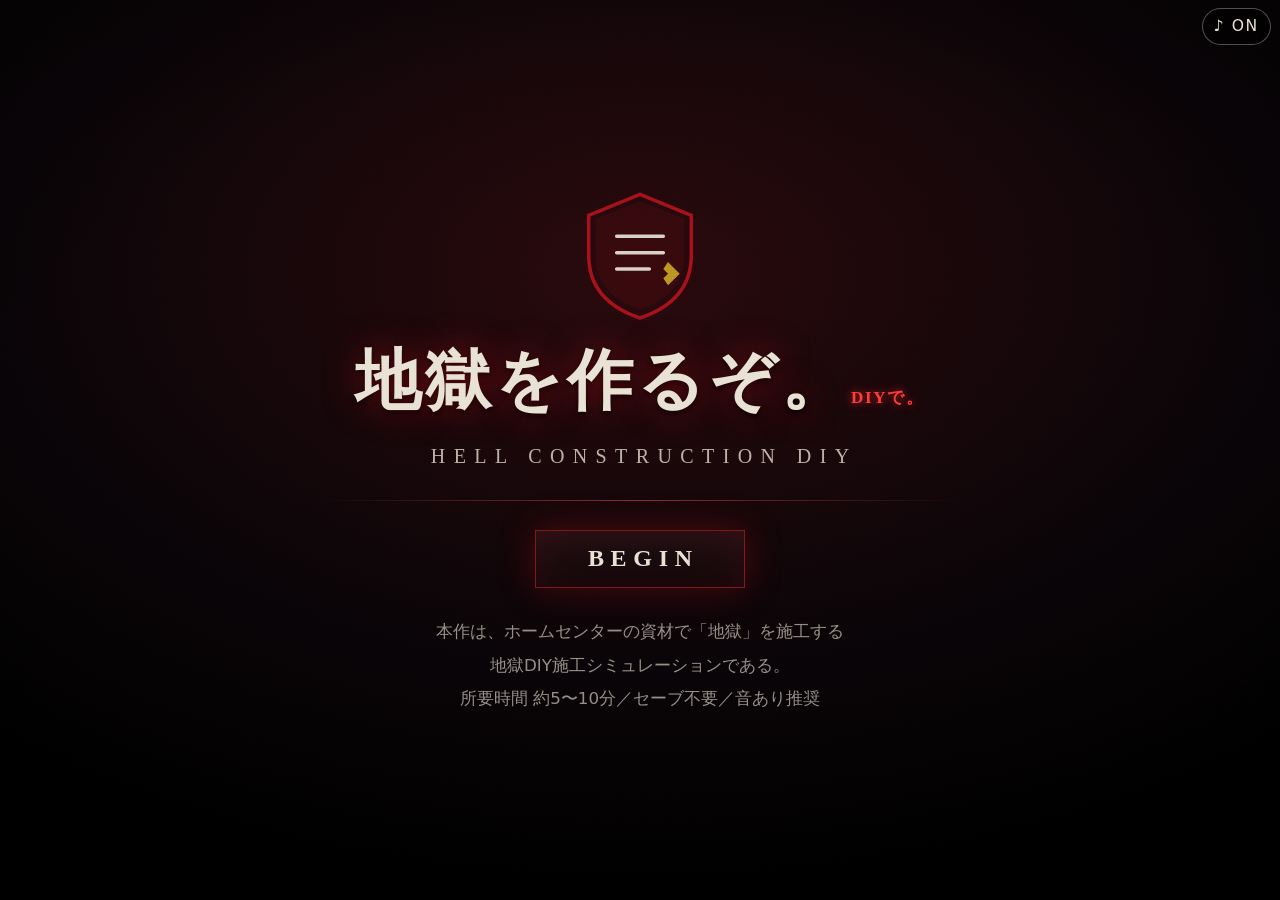
<file: hell/index.html>
<!DOCTYPE html>
<html lang="ja">
<head>
<meta charset="utf-8">
<meta name="viewport" content="width=device-width, initial-scale=1, maximum-scale=1, user-scalable=no, viewport-fit=cover">
<meta name="theme-color" content="#0a0507">
<title>地獄を作るぞ。DIYで。― HELL CONSTRUCTION DIY</title>
<style>
/* ============================================================
   地獄を作るぞ。DIYで。 / HELL CONSTRUCTION DIY
   単一ファイル・外部依存なし
   ============================================================ */
*{margin:0;padding:0;box-sizing:border-box;-webkit-tap-highlight-color:transparent;}
:root{
  --blk:#07050a; --blk2:#120c10;
  --red:#b3121b; --red2:#7d0a10; --red3:#ff2d2d;
  --pap:#e8e2d4; --wht:#fff;
  --gold:#c9a227; --hudh:2.7em;
  --ser:"Times New Roman","Hiragino Mincho ProN","Yu Mincho","YuMincho","MS PMincho",serif;
  --san:"Hiragino Kaku Gothic ProN","Hiragino Sans","Yu Gothic","YuGothic",Meiryo,system-ui,sans-serif;
}
html,body{width:100%;height:100%;overflow:hidden;background:#000;color:var(--pap);
  font-family:var(--san);-webkit-user-select:none;user-select:none;overscroll-behavior:none;}
#app{position:fixed;inset:0;background:var(--blk);
  font-size:clamp(12px,1.15vw + 0.9vh,19px);line-height:1.55;}

/* ---------- scenes ---------- */
.scene{position:absolute;inset:0;display:none;flex-direction:column;}
.scene.on{display:flex;animation:sfade .45s ease both;}
@keyframes sfade{from{opacity:0}to{opacity:1}}
.hide{display:none !important;}

/* ---------- global overlays ---------- */
#vig{position:absolute;inset:0;pointer-events:none;z-index:60;
  background:radial-gradient(120% 100% at 50% 45%,transparent 38%,rgba(0,0,0,.55) 78%,rgba(0,0,0,.92) 100%);}
#grain{position:absolute;inset:-20%;pointer-events:none;z-index:61;opacity:.11;mix-blend-mode:overlay;
  background-image:radial-gradient(rgba(255,255,255,.9) .5px,transparent .6px);background-size:3px 3px;
  animation:gr .5s steps(3) infinite;}
@keyframes gr{0%{transform:translate(0,0)}33%{transform:translate(-2%,1%)}66%{transform:translate(1%,-2%)}100%{transform:translate(0,0)}}
#flash{position:absolute;inset:0;pointer-events:none;z-index:70;background:#fff;opacity:0;}
#flash.go{animation:fl .34s ease-out both;}
#flash.red{background:var(--red3);}
@keyframes fl{0%{opacity:.9}100%{opacity:0}}
#black{position:absolute;inset:0;background:#000;z-index:69;opacity:0;pointer-events:none;transition:opacity .35s;}
#black.on{opacity:1;}
.shaking{animation:shk .42s cubic-bezier(.36,.07,.19,.97) both;}
@keyframes shk{10%,90%{transform:translate(-1px,1px)}20%,80%{transform:translate(3px,-2px)}
  30%,50%,70%{transform:translate(-5px,2px)}40%,60%{transform:translate(5px,-1px)}}
#mute{position:absolute;right:.6em;top:.5em;z-index:80;cursor:pointer;font-family:var(--san);
  font-size:.82em;letter-spacing:.1em;padding:.35em .7em;border:1px solid rgba(232,226,212,.35);
  border-radius:2em;background:rgba(0,0,0,.45);color:var(--pap);}

/* ---------- title ---------- */
#sc-title{align-items:center;justify-content:center;justify-content:safe center;text-align:center;padding:2em 1.2em;overflow:auto;
  background:radial-gradient(80% 70% at 50% 30%,#2a0a0d 0%,#0a0508 62%,#000 100%);}
#sc-title .crest{width:clamp(70px,16vmin,140px);margin-bottom:.4em;opacity:.92;}
#sc-title h1{font-family:var(--ser);font-weight:700;color:var(--pap);
  font-size:clamp(1.6rem,7.4vw,4.1rem);letter-spacing:.06em;line-height:1.25;
  text-shadow:0 0 .5em rgba(179,18,27,.55),0 .05em .1em #000;}
#sc-title h1 em{display:inline-block;font-style:normal;color:#ff3b3b;
  font-size:max(.68rem,.26em);letter-spacing:.1em;
  text-shadow:0 0 .5em rgba(255,45,45,.75);}
#sc-title .sub{margin-top:.9em;font-family:var(--ser);letter-spacing:.42em;text-indent:.42em;
  font-size:clamp(.72rem,2.9vw,1.25rem);color:#d8cfc0;opacity:.85;}
#sc-title .rule{width:min(78vw,34em);height:1px;margin:1.5em 0;background:linear-gradient(90deg,transparent,#8a2f2f,transparent);}
#sc-title .note{max-width:30em;font-size:.88em;line-height:2;opacity:.62;margin-top:1.6em;}
.btn{cursor:pointer;font-family:var(--ser);font-weight:700;border:1px solid #7d1a1a;
  font-size:clamp(1rem,4.2vw,1.5rem);letter-spacing:.28em;text-indent:.28em;padding:.62em 1.9em;
  background:linear-gradient(180deg,#1b1013,#0b0709);color:var(--pap);
  box-shadow:0 0 1.4em rgba(179,18,27,.35),inset 0 0 2em rgba(179,18,27,.18);transition:.15s;}
.btn:hover{background:linear-gradient(180deg,#3a1216,#12090b);box-shadow:0 0 2.2em rgba(255,45,45,.5);}
.btn:active{transform:translateY(1px);}
.btn.plain{font-family:var(--san);font-size:.95em;letter-spacing:.12em;text-indent:.12em;padding:.55em 1.2em;}

/* ---------- cutscene ---------- */
#sc-cut{background:#000;cursor:pointer;}
#cut-stage{position:absolute;inset:0;overflow:hidden;}
#cut-art{position:absolute;inset:0;display:flex;align-items:center;justify-content:center;
  transition:transform 1.4s cubic-bezier(.3,0,.2,1),filter .6s;}
#cut-art svg{width:100%;height:100%;}
#cut-art.zoom{transform:scale(2.35) translateY(6%);}
#cut-art.zoom2{transform:scale(1.18);}
#cut-big{position:absolute;inset:0;display:flex;flex-direction:column;align-items:center;justify-content:center;
  text-align:center;pointer-events:none;padding:1em;}
#cut-big .b1{font-family:var(--ser);font-weight:700;color:#fff;letter-spacing:.16em;text-indent:.16em;
  font-size:clamp(1.5rem,8.6vw,5rem);line-height:1.15;text-shadow:0 0 .6em rgba(0,0,0,.9);
  animation:bigin .7s cubic-bezier(.2,.9,.2,1) both;}
#cut-big .b2{margin-top:.5em;font-family:var(--ser);letter-spacing:.34em;text-indent:.34em;
  font-size:clamp(.75rem,3.2vw,1.3rem);color:#e2d9c9;opacity:.86;animation:bigin .9s .12s cubic-bezier(.2,.9,.2,1) both;}
@keyframes bigin{from{opacity:0;letter-spacing:.7em;transform:scale(1.16)}to{opacity:1;transform:scale(1)}}
#cut-line{position:absolute;left:0;right:0;bottom:0;z-index:56;padding:1.1em 1.2em 2.2em;
  background:linear-gradient(0deg,rgba(0,0,0,.96) 58%,rgba(0,0,0,.6) 84%,transparent);text-align:center;}
#cut-who{display:block;font-family:var(--ser);font-size:.82em;letter-spacing:.3em;text-indent:.3em;color:#c66;margin-bottom:.35em;}
#cut-txt{display:block;font-family:var(--ser);font-size:clamp(1rem,4.4vw,1.8rem);line-height:1.5;color:#fff;
  text-shadow:0 .08em .3em #000;max-width:24em;margin:0 auto;}
#cut-txt.shout{color:#ff4040;font-weight:700;letter-spacing:.1em;}
#cut-tip{position:absolute;right:1em;bottom:.55em;z-index:57;font-size:.68em;letter-spacing:.22em;opacity:.4;}
.lbox:before,.lbox:after{content:"";position:absolute;left:0;right:0;height:7%;background:#000;z-index:55;pointer-events:none;}
.lbox:before{top:0}.lbox:after{bottom:0}

/* ---------- HUD ---------- */
#hud{position:absolute;left:0;right:0;top:0;z-index:50;pointer-events:none;
  display:flex;gap:.35em;padding:.4em 5.4em .4em .5em;background:linear-gradient(180deg,rgba(0,0,0,.85),transparent);
  flex-wrap:wrap;align-items:center;font-size:.78em;}
#hud .st{flex:1 1 5.4em;min-width:4.6em;border:1px solid rgba(232,226,212,.16);padding:.16em .35em .28em;background:rgba(0,0,0,.42);}
#hud .st .k{display:flex;justify-content:space-between;letter-spacing:.08em;font-size:.82em;opacity:.85;}
#hud .st .k b{font-weight:700;color:#fff;font-variant-numeric:tabular-nums;}
#hud .bar{height:.32em;margin-top:.2em;background:rgba(255,255,255,.12);}
#hud .bar i{display:block;height:100%;background:var(--red);transition:width .5s;}
#hud .st.hell .bar i{background:linear-gradient(90deg,#7d0a10,#ff3b2d);}
#hud .st.saf .bar i{background:linear-gradient(90deg,#1c6b3a,#5fd08a);}
#hud .st.pow .bar i{background:linear-gradient(90deg,#8a6b12,#ffd34d);}
#hud .st.over .k b{color:#ff5252;animation:blink .6s steps(2) infinite;}
@keyframes blink{50%{opacity:.25}}
#hud .st.money{flex:0 0 auto;}
.pulse{animation:pls .5s ease;}
@keyframes pls{0%{transform:scale(1)}40%{transform:scale(1.16)}100%{transform:scale(1)}}

/* ---------- shop ---------- */
#sc-shop{background:linear-gradient(180deg,#f6f7f2 0%,#e9ebe2 100%);color:#1b1b1b;font-family:var(--san);padding-top:calc(var(--hudh) + .2em);}
#sc-shop .lights{position:absolute;left:0;right:0;top:0;height:38%;pointer-events:none;z-index:0;opacity:.6;
  background:radial-gradient(60% 100% at 20% 0,rgba(255,255,255,.95),transparent 70%),
             radial-gradient(60% 100% at 80% 0,rgba(255,255,255,.95),transparent 70%);}
.shop-top{position:relative;z-index:1;display:flex;align-items:center;gap:.6em;padding:.5em .7em;background:#123c66;color:#fff;flex-wrap:wrap;}
.shop-top .clk{font-family:var(--ser);letter-spacing:.16em;font-size:1.02em;}
.shop-top .nm{font-weight:800;letter-spacing:.16em;font-size:.92em;background:#ffcc00;color:#123c66;padding:.1em .5em;}
.shop-top .bud{margin-left:auto;font-weight:700;font-size:.92em;font-variant-numeric:tabular-nums;}
.shop-body{position:relative;z-index:1;flex:1;display:flex;min-height:0;gap:.5em;padding:.5em;}
.order{flex:0 0 12.5em;background:#12100e;color:var(--pap);border:1px solid #4a3b2c;padding:.6em .7em;overflow:auto;}
.order h3{font-family:var(--ser);font-size:.86em;letter-spacing:.2em;color:#e0b34a;border-bottom:1px solid #4a3b2c;padding-bottom:.3em;margin-bottom:.5em;}
.order li{list-style:none;font-size:.86em;padding:.22em 0;display:flex;gap:.4em;align-items:baseline;opacity:.72;}
.order li b{font-weight:400;flex:1;}
.order li .ck{width:1em;color:#666;}
.order li.got{opacity:1;color:#8fdc9d;}
.order li.got .ck{color:#8fdc9d;}
.order .memo{margin-top:.7em;font-size:.72em;line-height:1.7;opacity:.55;font-family:var(--ser);}
.shelf{flex:1;display:flex;flex-direction:column;gap:.5em;overflow:auto;min-height:0;padding-bottom:.3em;}
.grp{border:1px solid #c9c9c2;background:#fbfbf8;}
.grp>h4{display:flex;align-items:center;gap:.5em;background:#123c66;color:#fff;padding:.28em .55em;font-size:.82em;letter-spacing:.1em;}
.grp>h4 i{font-style:normal;font-size:.86em;opacity:.75;font-weight:400;letter-spacing:0;}
.grp>h4 b{margin-left:auto;font-size:.78em;background:#ffcc00;color:#123c66;padding:.05em .45em;font-weight:800;}
.grp>h4 b.ok{background:#2e8b4f;color:#fff;}
.gopts{display:grid;gap:.4em;padding:.4em;grid-template-columns:repeat(auto-fit,minmax(9.4em,1fr));}
.o2{background:#fff;border:1px solid #c9c9c2;border-radius:2px;padding:.3em .4em .35em;cursor:pointer;
  display:flex;flex-direction:column;gap:.18em;position:relative;transition:.12s;box-shadow:0 1px 0 #cfcfc7;}
.o2:hover{transform:translateY(-2px);box-shadow:0 4px 8px rgba(0,0,0,.18);}
.o2.on{background:#eef7ee;border-color:#2e8b4f;box-shadow:0 0 0 2px #2e8b4f inset;}
.o2.no{opacity:.45;}
.o2 .pic{height:2.4em;display:flex;align-items:center;justify-content:center;background:#f2f2ec;}
.o2 .pic svg{width:74%;height:100%;}
.o2 .nm{font-size:.78em;font-weight:700;line-height:1.3;}
.o2 .sp{font-size:.64em;opacity:.6;line-height:1.25;}
.o2 .pr{font-weight:800;color:#c0392b;font-size:.9em;font-variant-numeric:tabular-nums;}
.o2 .chips{display:flex;flex-wrap:wrap;gap:.18em;font-size:.6em;font-variant-numeric:tabular-nums;}
.o2 .chips span{padding:0 .3em;border:1px solid #bbb;color:#555;}
.o2 .chips span.p{color:#1b6b3a;border-color:#8fc9a4;}
.o2 .chips span.m{color:#b3121b;border-color:#e0a0a0;}
.o2 .rk{font-size:.62em;font-weight:700;margin-top:.05em;}
.o2 .rk.r0{color:#2e8b4f;} .o2 .rk.r1{color:#c98a00;} .o2 .rk.r2{color:#c0392b;}
.o2 .tip{font-size:.62em;opacity:.68;line-height:1.35;}
.o2 .mk{position:absolute;right:.25em;top:.25em;background:#2e8b4f;color:#fff;font-size:.56em;padding:.05em .3em;letter-spacing:.08em;}
.shop-bot .bud2{font-size:.82em;font-weight:700;font-variant-numeric:tabular-nums;}
.shop-bot .bud2.over{color:#ffd400;animation:blink .6s steps(2) infinite;}

/* 施工方針 */
.qbox{position:relative;z-index:2;width:100%;max-width:44em;border:1px solid #7a4a4a;background:rgba(10,5,8,.86);padding:.55em .6em;}
.qbox h4{font-family:var(--ser);font-size:.82em;letter-spacing:.18em;color:#d7a06a;margin-bottom:.4em;text-align:center;}
.qopts{display:grid;gap:.4em;grid-template-columns:repeat(auto-fit,minmax(9.4em,1fr));}
.q1{border:1px solid #55403a;background:#161013;padding:.4em .5em;cursor:pointer;transition:.12s;}
.q1:hover{border-color:#b3121b;background:#221317;}
.q1 .n{font-size:.8em;font-weight:700;line-height:1.3;}
.q1 .p{font-size:.68em;opacity:.65;font-variant-numeric:tabular-nums;}
.q1 .chips{display:flex;flex-wrap:wrap;gap:.2em;margin-top:.2em;font-size:.62em;}
.q1 .chips span{padding:0 .3em;border:1px solid #4a3b2c;}
.q1 .rk{font-size:.64em;margin-top:.15em;}
.q1.no{opacity:.4;pointer-events:none;}

/* 試運転 */
#sc-trial{background:radial-gradient(90% 80% at 50% 20%,#171018 0%,#0a0507 70%,#000 100%);
  align-items:center;justify-content:center;justify-content:safe center;padding:calc(var(--hudh) + .6em) .7em .7em;overflow:auto;}
#sc-trial h2{font-family:var(--ser);font-size:clamp(1.1rem,4.8vw,2rem);letter-spacing:.2em;color:#fff;text-align:center;}
#sc-trial .lead{font-size:.82em;opacity:.72;text-align:center;font-family:var(--ser);margin-bottom:.5em;}
.trows{width:100%;max-width:40em;display:flex;flex-direction:column;gap:.35em;}
.trow{display:flex;gap:.5em;align-items:center;border:1px solid #40282c;background:rgba(0,0,0,.4);padding:.4em .55em;}
.trow svg{width:2.2em;height:1.9em;flex:0 0 auto;}
.trow .tn{font-size:.78em;font-family:var(--ser);letter-spacing:.1em;flex:0 0 6em;color:#d7a06a;}
.trow .tr{font-size:.78em;flex:1;line-height:1.35;}
.trow .tg{font-size:.7em;font-weight:700;letter-spacing:.08em;}
.trow .tg.ok{color:#8fdc9d;} .trow .tg.ng{color:#ff6b6b;} .trow .tg.wn{color:#ffc861;}
.fixups{width:100%;max-width:40em;display:grid;gap:.4em;grid-template-columns:repeat(auto-fit,minmax(10em,1fr));margin-top:.2em;}

/* FINAL（トラブルシューティング） */
.fbody{flex:1;display:flex;gap:.5em;min-height:0;}
.facs{flex:0 0 9.4em;display:flex;flex-direction:column;gap:.3em;overflow:auto;}
.fac{border:1px solid #40282c;background:rgba(255,255,255,.03);padding:.3em .4em;display:flex;gap:.35em;align-items:center;}
.fac svg{width:1.8em;height:1.6em;flex:0 0 auto;opacity:.85;}
.fac .fn{font-size:.68em;font-family:var(--ser);letter-spacing:.06em;flex:1;line-height:1.2;}
.fac .fs{font-size:.62em;font-weight:700;letter-spacing:.06em;}
.fac.run .fs{color:#8fdc9d;} .fac.bad{border-color:#c0392b;} .fac.bad .fs{color:#ffc861;}
.fac.dead{opacity:.42;border-color:#3a3a3a;} .fac.dead .fs{color:#ff6b6b;}
.incs{flex:1;display:flex;flex-direction:column;gap:.4em;overflow:auto;min-height:0;}
.inc{border:1px solid #b3121b;background:linear-gradient(180deg,rgba(60,6,10,.7),rgba(20,4,8,.75));padding:.45em .55em;}
.inc.calm{border-color:#5a3a3a;background:rgba(20,14,16,.7);}
.inc .ih{display:flex;gap:.4em;align-items:center;cursor:pointer;}
.inc .ic2{font-family:var(--ser);font-size:.72em;letter-spacing:.16em;color:#ff5a5a;}
.inc .it{font-size:.82em;font-weight:700;flex:1;line-height:1.3;}
.inc .ib{height:.26em;background:rgba(255,255,255,.16);margin-top:.3em;}
.inc .ib i{display:block;height:100%;background:#ff2d2d;transition:width .2s linear;}
.inc .ibody{margin-top:.4em;display:flex;flex-direction:column;gap:.3em;}
.inc .sym{font-size:.76em;line-height:1.4;opacity:.92;}
.inc .cand{font-size:.68em;opacity:.7;line-height:1.4;}
.inc .lbl{font-size:.66em;letter-spacing:.16em;color:#d7a06a;font-family:var(--ser);margin-top:.15em;}
.inc .btns{display:flex;flex-wrap:wrap;gap:.3em;}
.ibtn{border:1px solid #55403a;background:#161013;color:var(--pap);font-family:inherit;cursor:pointer;
  font-size:.72em;padding:.3em .5em;text-align:left;line-height:1.3;transition:.12s;}
.ibtn:hover{border-color:#b3121b;background:#241419;}
.ibtn small{display:block;opacity:.62;font-size:.86em;}
.ibtn.done{opacity:.42;pointer-events:none;text-decoration:line-through;}
.ibtn.no{opacity:.4;cursor:not-allowed;}
.ibtn.cut{border-color:#7a5a20;}
.ibtn.free{border-color:#2f6b45;}
.diag{font-size:.72em;border:1px dashed #d7a06a;padding:.25em .4em;color:#ffe1b0;font-variant-numeric:tabular-nums;line-height:1.4;}
.diag b{color:#fff;}
.probing{font-size:.72em;color:#ffc861;letter-spacing:.1em;}
.inc.solved{border-color:#2f6b45;background:rgba(10,30,16,.6);}
@media (max-aspect-ratio:3/4){
  .fbody{flex-direction:column;}
  .facs{flex:0 0 auto;flex-direction:row;flex-wrap:nowrap;overflow-x:auto;}
  .fac{flex:0 0 7.4em;}
  .fac svg{display:none;}
}
.item{background:#fff;border:1px solid #c9c9c2;border-radius:2px;padding:.45em .5em .5em;cursor:pointer;
  display:flex;flex-direction:column;gap:.25em;position:relative;transition:.12s;box-shadow:0 1px 0 #cfcfc7;}
.item:hover{transform:translateY(-2px);box-shadow:0 4px 8px rgba(0,0,0,.18);}
.item .pic{height:3.6em;display:flex;align-items:center;justify-content:center;background:#f2f2ec;}
.item .pic svg{width:80%;height:100%;}
.item .nm{font-size:.8em;font-weight:700;line-height:1.35;}
.item .sp{font-size:.66em;opacity:.6;line-height:1.3;}
.item .pr{margin-top:auto;font-weight:800;color:#c0392b;font-size:.92em;font-variant-numeric:tabular-nums;}
.item .pr small{font-size:.66em;font-weight:400;}
.item .pop{position:absolute;right:-.2em;top:-.4em;background:#ffd400;color:#a11;font-weight:800;
  font-size:.6em;padding:.1em .35em;transform:rotate(6deg);border:1px solid #d9a900;}
.item.bought{background:#eef7ee;border-color:#7bbd85;}
.item.bought:after{content:"CART";position:absolute;left:.4em;top:.4em;background:#2e8b4f;color:#fff;
  font-size:.58em;letter-spacing:.1em;padding:.1em .35em;}
.item.req{border-color:#c0392b;}
.shop-bot{position:relative;z-index:1;display:flex;align-items:center;gap:.5em;padding:.45em .7em;background:#123c66;color:#fff;flex-wrap:wrap;}
.shop-bot .cart{font-size:.8em;opacity:.9;flex:1;min-width:8em;}
.shop-bot .btn{font-size:.9em;letter-spacing:.18em;text-indent:.18em;padding:.5em 1.1em;background:#ffcc00;color:#123c66;border-color:#e0b400;font-family:var(--san);font-weight:800;box-shadow:none;}
.shop-bot .btn[disabled]{opacity:.4;cursor:not-allowed;}
/* 店員イベント */
#clerk{position:absolute;inset:0;z-index:40;background:rgba(0,0,0,.55);display:flex;align-items:flex-end;cursor:pointer;}
#clerk .box{width:100%;background:linear-gradient(0deg,#0a0508 70%,rgba(10,5,8,.9));padding:1.4em 1.2em 1.6em;text-align:center;}
#clerk .who{font-family:var(--ser);font-size:.8em;letter-spacing:.3em;color:#c66;margin-bottom:.4em;}
#clerk .txt{font-family:var(--ser);font-size:clamp(1rem,4.2vw,1.7rem);color:#fff;}

/* ---------- build ---------- */
#sc-build{background:radial-gradient(90% 80% at 50% 20%,#181017 0%,#0a0507 70%,#000 100%);padding-top:calc(var(--hudh) + .2em);}
.bhead{flex:0 0 auto;text-align:center;pointer-events:none;padding:.15em .5em .25em;}
.bhead .code{font-family:var(--ser);color:#ff4040;letter-spacing:.34em;text-indent:.34em;font-size:.76em;}
.bhead .ttl{font-family:var(--ser);font-size:clamp(1rem,4vw,1.6rem);letter-spacing:.14em;color:#fff;}
.bbody{flex:1;display:flex;min-height:0;gap:.5em;padding:.2em .6em .5em;}
.plan{flex:1;position:relative;overflow:hidden;border:1px solid #4a2b2b;background:
   linear-gradient(rgba(255,255,255,.045) 1px,transparent 1px) 0 0/100% 1.6em,
   linear-gradient(90deg,rgba(255,255,255,.045) 1px,transparent 1px) 0 0/1.6em 100%,
   radial-gradient(70% 70% at 50% 40%,rgba(179,18,27,.14),transparent 70%);
  display:flex;flex-direction:column;align-items:center;justify-content:flex-end;gap:.5em;padding:.7em;}
.planart{position:absolute;left:3%;right:3%;top:3%;bottom:38%;display:flex;align-items:center;justify-content:center;
  opacity:.08;filter:grayscale(1) contrast(.7);transition:opacity .7s,filter .7s;pointer-events:none;}
.planart svg{width:100%;height:100%;}
#plan-extra{position:relative;z-index:2;width:100%;display:flex;justify-content:center;}
.plan.pop .planart{opacity:.05 !important;}
.plan .pttl{position:absolute;left:.6em;top:.5em;z-index:2;font-family:var(--ser);font-size:.7em;letter-spacing:.24em;color:#a97;opacity:.8;}
.slots{position:relative;z-index:1;display:flex;flex-wrap:wrap;gap:.5em;justify-content:center;align-items:stretch;width:100%;}
.slot{flex:1 1 7.4em;max-width:11em;min-height:6.4em;border:1px dashed #7a4a4a;background:rgba(255,255,255,.03);
  display:flex;flex-direction:column;align-items:center;justify-content:center;gap:.25em;padding:.4em;text-align:center;transition:.15s;}
.slot .role{font-family:var(--ser);font-size:.7em;letter-spacing:.16em;color:#d7a06a;}
.slot .need{font-size:.66em;opacity:.55;line-height:1.3;}
.slot.hot{border-color:#ff4040;background:rgba(255,64,64,.14);box-shadow:0 0 1.2em rgba(255,45,45,.4) inset;}
.slot.done{border-style:solid;border-color:#8fdc9d;background:rgba(60,180,110,.1);}
.slot.done .role{color:#8fdc9d;}
.slot .fit{font-size:.76em;font-weight:700;color:#fff;line-height:1.3;}
.slot .fit svg{width:2.6em;height:2.2em;display:block;margin:0 auto .1em;}
.slot.bad{animation:shk .4s;border-color:#ff2d2d;}
.tray{flex:0 0 11.5em;display:flex;flex-direction:column;border:1px solid #3a2a2a;background:rgba(0,0,0,.4);min-height:0;}
.tray h3{font-family:var(--ser);font-size:.72em;letter-spacing:.22em;color:#d7a06a;padding:.45em .6em;border-bottom:1px solid #3a2a2a;}
.tray .list{flex:1;overflow:auto;padding:.4em;display:flex;flex-direction:column;gap:.35em;}
.mat{display:flex;gap:.45em;align-items:center;padding:.35em .45em;border:1px solid #55403a;background:#161013;cursor:grab;touch-action:none;transition:.12s;}
.mat:hover{border-color:#b3121b;background:#221317;}
.mat.sel{border-color:#ff4040;background:#2a1116;box-shadow:0 0 .8em rgba(255,45,45,.5);}
.mat.used{opacity:.28;pointer-events:none;filter:grayscale(1);}
.mat svg{width:2.2em;height:1.9em;flex:0 0 auto;}
.mat .t{font-size:.76em;line-height:1.3;}
.mat .t small{display:block;opacity:.55;font-size:.82em;}
#drag{position:fixed;z-index:99;pointer-events:none;opacity:.95;transform:translate(-50%,-50%) scale(1.1);
  background:#2a1116;border:1px solid #ff4040;padding:.35em .5em;display:flex;gap:.4em;align-items:center;box-shadow:0 0 1.4em rgba(255,45,45,.6);}
#drag svg{width:2.2em;height:1.9em;}
#drag .t{font-size:.76em;}
.bfoot{padding:.35em .6em .6em;text-align:center;min-height:2.6em;}
.bfoot .say{font-family:var(--ser);font-size:.92em;color:#fff;text-shadow:0 0 .5em #000;min-height:1.4em;}
.bfoot .say b{color:#ff5a5a;}
/* コンプライアンス */
#comply{position:absolute;inset:0;z-index:45;background:rgba(4,2,4,.94);display:flex;flex-direction:column;
  align-items:center;justify-content:center;justify-content:safe center;padding:1em;gap:.6em;overflow:auto;}
#comply h2{font-family:var(--ser);font-size:clamp(1.1rem,4.6vw,2rem);letter-spacing:.2em;color:#fff;text-align:center;}
#comply .lead{font-size:.82em;opacity:.7;text-align:center;max-width:26em;font-family:var(--ser);}
#comply .opts{display:flex;flex-wrap:wrap;gap:.5em;justify-content:center;width:100%;max-width:44em;}
.opt{flex:1 1 12em;max-width:15em;border:1px solid #4a3b2c;background:#100b0e;padding:.55em .65em;cursor:pointer;transition:.14s;}
.opt:hover{border-color:#c9a227;}
.opt.on{border-color:#8fdc9d;background:#0d1a11;}
.opt.no{opacity:.4;cursor:not-allowed;}
.opt .n{font-size:.86em;font-weight:700;}
.opt .p{font-size:.7em;opacity:.6;font-variant-numeric:tabular-nums;}
.opt .e{margin-top:.3em;display:flex;flex-wrap:wrap;gap:.3em;font-size:.68em;font-variant-numeric:tabular-nums;}
.opt .e span{padding:.05em .35em;border:1px solid;}
.up{color:#8fdc9d;border-color:#2f6b45 !important;}
.dn{color:#ff7a7a;border-color:#6b2f2f !important;}
#comply .fin{margin-top:.4em;}

/* ---------- 増設・音量パネル ---------- */
.panel{position:relative;z-index:2;width:min(94vw,34em);border:1px solid #4a2b2b;background:rgba(6,3,6,.9);padding:.8em;text-align:center;}
.panel h4{font-family:var(--ser);letter-spacing:.2em;font-size:.86em;color:#d7a06a;margin-bottom:.5em;}
.panel .big{font-family:var(--ser);font-size:clamp(1.6rem,7vw,2.8rem);color:#fff;font-variant-numeric:tabular-nums;}
.panel .big small{font-size:.4em;opacity:.6;}
.panel .row{display:flex;gap:.5em;justify-content:center;margin-top:.6em;flex-wrap:wrap;}
.panel input[type=range]{width:100%;margin:.6em 0;accent-color:#b3121b;}
.meter{height:.6em;background:rgba(255,255,255,.12);margin-top:.5em;position:relative;overflow:hidden;}
.meter i{display:block;height:100%;background:linear-gradient(90deg,#7d0a10,#ff3b2d);transition:width .3s;}
.meter u{position:absolute;top:0;bottom:0;width:2px;background:#fff;opacity:.5;}
.note-s{font-size:.72em;opacity:.6;margin-top:.4em;line-height:1.6;}

/* ---------- final ---------- */
#sc-final{background:radial-gradient(100% 90% at 50% 30%,#1b0a0d,#050204 70%,#000);padding-top:calc(var(--hudh) + .2em);}
.fwrap{flex:1;display:flex;flex-direction:column;min-height:0;padding:.2em .5em .4em;}
.fstat{display:flex;gap:.5em;align-items:center;justify-content:center;font-size:.8em;padding:.2em 0 .4em;flex-wrap:wrap;}
.fstat .cell{border:1px solid #4a2b2b;padding:.12em .5em;letter-spacing:.08em;font-variant-numeric:tabular-nums;}
.fstat .cell b{color:#fff;}
.fstat .dmg b{color:#ff5252;}
.grid{flex:1;display:grid;gap:.45em;grid-template-columns:repeat(3,1fr);width:100%;max-width:46em;margin:0 auto;
  grid-auto-rows:minmax(4.4em,1fr);min-height:0;overflow:auto;align-content:stretch;}
.cellf{position:relative;border:1px solid #40282c;background:rgba(255,255,255,.03);display:flex;flex-direction:column;
  align-items:center;justify-content:center;gap:.15em;padding:.3em;overflow:hidden;text-align:center;}
.cellf svg{width:2.8em;height:2.4em;opacity:.85;}
.cellf .cn{font-size:.66em;letter-spacing:.08em;opacity:.6;font-family:var(--ser);}
.cellf.trouble{border-color:#ff2d2d;background:rgba(179,18,27,.2);cursor:pointer;animation:tb .8s infinite;}
@keyframes tb{50%{background:rgba(179,18,27,.42)}}
.cellf .tw{position:absolute;inset:0;display:flex;flex-direction:column;align-items:center;justify-content:center;gap:.2em;
  background:rgba(20,0,4,.72);padding:.25em;}
.cellf .tw .tt{font-size:.78em;font-weight:700;color:#ff8080;line-height:1.25;}
.cellf .tw .tp{font-size:.66em;letter-spacing:.14em;color:#fff;opacity:.8;}
.cellf .tw .tb{width:80%;height:.28em;background:rgba(255,255,255,.18);}
.cellf .tw .tb i{display:block;height:100%;background:#ff2d2d;}
.cellf.fixed{border-color:#8fdc9d;}
.fixpop{position:absolute;left:50%;top:40%;transform:translate(-50%,-50%);font-family:var(--ser);
  font-size:1.1em;color:#8fdc9d;pointer-events:none;animation:fp .7s ease-out both;}
@keyframes fp{0%{opacity:1;transform:translate(-50%,-50%) scale(.8)}100%{opacity:0;transform:translate(-50%,-160%) scale(1.1)}}
.fsay{min-height:2.4em;text-align:center;font-family:var(--ser);font-size:.92em;color:#fff;padding:.3em;}
.fsay b{color:#ff5a5a;}

/* ---------- 監査・エンド ---------- */
#sc-end{align-items:center;justify-content:center;justify-content:safe center;text-align:center;padding:1.4em;overflow:auto;
  background:radial-gradient(80% 70% at 50% 30%,#170a0d,#050204 70%,#000);}
#sc-end .mc{font-family:var(--ser);font-size:clamp(1.5rem,7.6vw,4rem);letter-spacing:.2em;text-indent:.2em;color:#fff;}
#sc-end .grade{font-family:var(--ser);font-size:clamp(3rem,17vw,7rem);line-height:1;color:#ff3b3b;
  text-shadow:0 0 .4em rgba(255,45,45,.6);margin:.1em 0;}
#sc-end .gnote{font-size:.86em;opacity:.75;font-family:var(--ser);letter-spacing:.1em;}
#sc-end .rows{margin:1em 0;width:min(92vw,30em);font-size:.86em;}
#sc-end .rows div{display:flex;justify-content:space-between;border-bottom:1px dotted #533;padding:.25em 0;font-variant-numeric:tabular-nums;}
#sc-end .rows div b{color:#fff;font-weight:700;}
#sc-end .cost{font-family:var(--ser);font-size:clamp(1.6rem,8vw,3rem);color:#fff;font-variant-numeric:tabular-nums;}
/* 雑誌 */
#mag{width:min(92vw,26em);background:#f3efe4;color:#161212;text-align:left;position:relative;
  box-shadow:0 .6em 2em rgba(0,0,0,.7);font-family:var(--san);margin:1em auto 0;overflow:hidden;}
#mag .mtop{background:#b3121b;color:#fff;padding:.5em .7em;}
#mag .mtop .t{font-family:var(--ser);font-weight:700;font-size:1.5em;letter-spacing:.06em;line-height:1;}
#mag .mtop .s{font-size:.66em;letter-spacing:.24em;opacity:.9;}
#mag .cov{height:9em;background:linear-gradient(180deg,#2a1013,#5c1a12);position:relative;overflow:hidden;}
#mag .cov svg{position:absolute;inset:0;width:100%;height:100%;}
#mag .band{position:absolute;left:0;bottom:.6em;background:#ffd400;color:#8a0f14;font-weight:800;
  font-size:.9em;padding:.18em .6em;transform:rotate(-2deg);}
#mag .lines{padding:.6em .7em .8em;font-size:.78em;line-height:1.9;}
#mag .lines b{color:#b3121b;}
#end-hint{position:fixed;left:0;right:0;bottom:.5em;text-align:center;font-size:.72em;letter-spacing:.24em;
  opacity:.6;pointer-events:none;animation:blink 1.4s steps(2) infinite;color:#e8e2d4;text-shadow:0 0 .6em #000;}
#mag .price{position:absolute;right:.5em;top:.5em;background:#fff;color:#b3121b;font-weight:800;font-size:.7em;padding:.15em .4em;border:2px solid #b3121b;}

/* ---------- over ---------- */
#sc-over{align-items:center;justify-content:center;justify-content:safe center;text-align:center;padding:1.5em;background:#000;overflow:auto;}
#sc-over .cr{font-family:var(--ser);font-size:clamp(1.6rem,8vw,3.4rem);color:#ff2d2d;letter-spacing:.14em;
  text-shadow:0 0 .8em rgba(255,45,45,.55);}
#sc-over .q{font-family:var(--ser);font-size:clamp(.9rem,4vw,1.4rem);color:#fff;margin:1.2em 0;line-height:2;}
#sc-over .q i{font-style:normal;opacity:.55;font-size:.8em;display:block;}

/* ---------- 汎用 ---------- */
.center{display:flex;flex-direction:column;align-items:center;justify-content:center;gap:.6em;}
.tiny{font-size:.72em;opacity:.6;}
.kv{font-variant-numeric:tabular-nums;}
.fadeup{animation:fu .5s ease both;}
@keyframes fu{from{opacity:0;transform:translateY(.6em)}to{opacity:1;transform:none}}

/* ---------- レスポンシブ ---------- */
@media (max-aspect-ratio:3/4){
  .shop-body{flex-direction:column;}
  .order{flex:0 0 auto;max-height:9.5em;}
  .bbody{flex-direction:column;}
  .tray{flex:0 0 7.6em;}
  .tray .list{flex-direction:row;overflow-x:auto;overflow-y:hidden;}
  .mat{flex:0 0 auto;flex-direction:column;width:5.6em;text-align:center;}
  .mat .t{font-size:.66em;}
  .slot{min-height:5.2em;flex:1 1 6.2em;}
}
@media (max-height:430px){
  #sc-title .note{display:none;}
  #sc-title .rule{margin:.8em 0;}
}
</style>
</head>
<body>
<div id="app">

  <!-- ===== TITLE ===== -->
  <section class="scene on" id="sc-title">
    <div class="crest" id="crest"></div>
    <h1>地獄を作るぞ。<em>DIYで。</em></h1>
    <div class="sub">HELL CONSTRUCTION DIY</div>
    <div class="rule"></div>
    <button class="btn" id="btn-start">BEGIN</button>
    <div class="note">
      本作は、ホームセンターの資材で「地獄」を施工する<br>
      地獄DIY施工シミュレーションである。<br>
      所要時間 約5〜10分／セーブ不要／音あり推奨
    </div>
  </section>

  <!-- ===== CUTSCENE ===== -->
  <section class="scene lbox" id="sc-cut">
    <div id="cut-stage"><div id="cut-art"></div></div>
    <div id="cut-big"></div>
    <div id="cut-line"><span id="cut-who"></span><span id="cut-txt"></span></div>
    <div id="cut-tip">TAP / CLICK ▶</div>
  </section>

  <!-- ===== SHOP ===== -->
  <section class="scene" id="sc-shop">
    <div class="lights"></div>
    <div class="shop-top">
      <span class="clk" id="shop-clock">AM 09:03</span>
      <span class="nm">HOMECENTER</span>
      <span class="bud">所持金 <span class="kv" id="shop-money">￥0</span></span>
    </div>
    <div class="shop-body">
      <div class="order">
        <h3>作 戦 調 達 書</h3>
        <ul id="order-list"></ul>
        <div class="memo" id="order-memo"></div>
      </div>
      <div class="shelf" id="shelf"></div>
    </div>
    <div class="shop-bot">
      <span class="cart" id="cart-txt">カート：空</span>
      <button class="btn" id="btn-checkout" disabled>会計へ</button>
    </div>
    <div id="clerk" class="hide"><div class="box">
      <div class="who" id="clerk-who"></div><div class="txt" id="clerk-txt"></div>
    </div></div>
  </section>

  <!-- ===== BUILD ===== -->
  <section class="scene" id="sc-build">
    <div class="bhead"><div class="code" id="b-code"></div><div class="ttl" id="b-ttl"></div></div>
    <div class="bbody">
      <div class="plan" id="plan">
        <div class="pttl">施 工 図</div>
        <div class="planart" id="planart"></div>
        <div class="slots" id="slots"></div>
        <div id="plan-extra"></div>
      </div>
      <div class="tray">
        <h3>資 材</h3>
        <div class="list" id="tray"></div>
      </div>
    </div>
    <div class="bfoot"><div class="say" id="b-say"></div></div>
    <div id="comply" class="hide">
      <h2>安 全 対 策 審 議</h2>
      <div class="lead" id="comply-lead"></div>
      <div class="opts" id="comply-opts"></div>
      <button class="btn plain fin" id="btn-comply">施工を完了する</button>
      <div class="tiny">※ 対策を採用するほど安全になり、地獄らしさは低下する</div>
    </div>
  </section>

  <!-- ===== FINAL ===== -->
  <section class="scene" id="sc-final">
    <div class="bhead"><div class="code">FINAL STAGE</div><div class="ttl">総 合 地 獄 ― TOTAL INFERNO</div></div>
    <div class="fwrap">
      <div class="fstat">
        <span class="cell">亡者 <b class="kv" id="f-souls">0</b> / <span class="kv" id="f-goal">0</span></span>
        <span class="cell">残り <b class="kv" id="f-time">0</b>s</span>
        <span class="cell">予備費 <b class="kv" id="f-money">￥0</b></span>
        <span class="cell dmg">停止 <b class="kv" id="f-dmg">0</b> / 4</span>
      </div>
      <div class="fbody">
        <div class="facs" id="facs"></div>
        <div class="incs" id="incs"></div>
      </div>
      <div class="fsay" id="f-say">症状から原因を絞り込め。</div>
    </div>
  </section>

  <!-- ===== 試運転 ===== -->
  <section class="scene" id="sc-trial">
    <h2>試 運 転</h2>
    <div class="lead" id="trial-lead"></div>
    <div class="trows" id="trial-rows"></div>
    <div class="lead" style="margin-top:.8em" id="trial-fixlead"></div>
    <div class="fixups" id="trial-fixups"></div>
    <button class="btn" id="btn-trial" style="margin-top:.9em">本 番 へ</button>
    <div class="tiny" id="trial-note" style="margin-top:.6em"></div>
  </section>

  <!-- ===== END ===== -->
  <section class="scene" id="sc-end"><div id="end-inner"></div><div id="end-hint" class="hide">▼ S C R O L L ▼</div></section>

  <!-- ===== GAME OVER ===== -->
  <section class="scene" id="sc-over">
    <div class="cr">地 獄 崩 壊</div>
    <div class="q" id="over-q"></div>
    <button class="btn" id="btn-retry">RETRY</button>
    <div class="tiny" style="margin-top:1.2em">ホームセンターは午後8時まで営業している。</div>
  </section>

  <div id="hud" class="hide"></div>
  <div id="vig"></div><div id="grain"></div><div id="flash"></div><div id="black"></div>
  <div id="mute">♪ ON</div>
</div>

<script>
(function(){
"use strict";
/* ============================================================
   0. utility
   ============================================================ */
const $=(s)=>document.querySelector(s), $$=(s)=>Array.prototype.slice.call(document.querySelectorAll(s));
const clamp=(v,a,b)=>v<a?a:v>b?b:v;
const yen=(n)=>'￥'+Math.round(n).toLocaleString('en-US');
const rnd=(a,b)=>a+Math.random()*(b-a);
const pick=(a)=>a[Math.floor(Math.random()*a.length)];
let timers=[];
function later(fn,ms){const t=setTimeout(fn,ms);timers.push(t);return t;}
function clearLater(){timers.forEach(clearTimeout);timers=[];}

/* ============================================================
   1. AUDIO ― Web Audio API による合成音のみ
   ============================================================ */
const A={ctx:null,on:true,master:null,loop:null,loopName:null,drone:null,scream:null,screamGain:null};
function ac(){
  if(!A.ctx){
    try{ A.ctx=new (window.AudioContext||window.webkitAudioContext)(); }catch(e){ return null; }
    A.master=A.ctx.createGain(); A.master.gain.value=0.85; A.master.connect(A.ctx.destination);
  }
  if(A.ctx.state==='suspended') A.ctx.resume();
  return A.ctx;
}
function noiseBuf(sec){
  const c=ac(); const n=Math.max(1,Math.floor(c.sampleRate*sec));
  const b=c.createBuffer(1,n,c.sampleRate); const d=b.getChannelData(0);
  for(let i=0;i<n;i++) d[i]=Math.random()*2-1;
  return b;
}
/* 汎用トーン */
function tone(o){
  const c=ac(); if(!c||!A.on) return;
  const t=c.currentTime+(o.at||0), d=o.d||.3, g0=o.g==null?.12:o.g;
  const os=c.createOscillator(), gn=c.createGain();
  os.type=o.type||'triangle';
  os.frequency.setValueAtTime(o.f,t);
  if(o.f2) os.frequency.exponentialRampToValueAtTime(Math.max(20,o.f2),t+d);
  if(o.det) os.detune.value=o.det;
  let node=os;
  if(o.filt){ const bf=c.createBiquadFilter(); bf.type=o.filt; bf.frequency.value=o.fc||900; bf.Q.value=o.q||1; os.connect(bf); node=bf; }
  gn.gain.setValueAtTime(.0001,t);
  gn.gain.exponentialRampToValueAtTime(Math.max(.0002,g0),t+(o.atk||.012));
  gn.gain.exponentialRampToValueAtTime(.0001,t+d);
  node.connect(gn); gn.connect(A.master);
  os.start(t); os.stop(t+d+.06);
}
function noise(o){
  const c=ac(); if(!c||!A.on) return;
  const t=c.currentTime+(o.at||0), d=o.d||.2;
  const s=c.createBufferSource(); s.buffer=noiseBuf(d+.05);
  const bf=c.createBiquadFilter(); bf.type=o.filt||'bandpass'; bf.frequency.setValueAtTime(o.fc||1200,t);
  if(o.fc2) bf.frequency.exponentialRampToValueAtTime(Math.max(60,o.fc2),t+d);
  bf.Q.value=o.q||1;
  const gn=c.createGain();
  gn.gain.setValueAtTime(.0001,t);
  gn.gain.exponentialRampToValueAtTime(Math.max(.0002,o.g==null?.15:o.g),t+(o.atk||.006));
  gn.gain.exponentialRampToValueAtTime(.0001,t+d);
  s.connect(bf); bf.connect(gn); gn.connect(A.master); s.start(t); s.stop(t+d+.05);
}
/* --- SE --- */
const SE={
  dunn(){ // 重厚な一撃（新兵器登場）
    tone({f:70,f2:34,d:1.9,type:'sine',g:.5,atk:.006});
    tone({f:104,f2:52,d:1.4,type:'triangle',g:.22});
    noise({fc:2600,fc2:200,d:1.6,g:.16,filt:'lowpass',q:.7});
    tone({f:196,d:1.6,type:'sawtooth',g:.06,filt:'lowpass',fc:600});
  },
  gong(){ [1,1.48,2.03,2.61,3.4].forEach((m,i)=>tone({f:58*m,d:3.4-i*.3,type:'sine',g:.12/(i*.6+1),at:i*.008}));
    noise({fc:900,fc2:120,d:2.6,g:.1,filt:'bandpass',q:.6}); },
  drum(g){ tone({f:120,f2:44,d:.55,type:'sine',g:g||.34}); noise({fc:220,d:.2,g:(g||.34)*.35,filt:'lowpass'}); },
  snare(g){ noise({fc:1900,d:.13,g:g||.13,q:.8}); },
  cym(){ noise({fc:7000,d:1.1,g:.07,filt:'highpass',q:.4}); },
  ooh(){ // 部下の雄叫び
    const c=ac(); if(!c||!A.on) return;
    [82,110,164,220].forEach((f,i)=>{ tone({f:f*.99,f2:f*1.06,d:1.7,type:'sawtooth',g:.075,filt:'lowpass',fc:1100,at:i*.03});
      tone({f:f*1.01,f2:f*1.04,d:1.7,type:'square',g:.03,filt:'lowpass',fc:800,at:i*.05}); });
    noise({fc:700,d:1.5,g:.09,q:.5});
  },
  click(){ tone({f:880,d:.07,type:'square',g:.05}); },
  ok(){ tone({f:523,d:.14,type:'triangle',g:.1}); tone({f:784,d:.26,type:'triangle',g:.09,at:.09}); },
  ng(){ tone({f:180,f2:90,d:.3,type:'sawtooth',g:.12,filt:'lowpass',fc:700}); },
  drill(){ // インパクトドライバー
    const c=ac(); if(!c||!A.on) return;
    for(let i=0;i<16;i++){ noise({fc:1400+Math.random()*900,d:.045,g:.09,q:2,at:i*.045}); tone({f:150,d:.04,type:'square',g:.05,at:i*.045}); }
  },
  saw(){ noise({fc:2200,fc2:900,d:.9,g:.11,q:1.4}); },
  water(){ noise({fc:900,fc2:2400,d:1.6,g:.07,filt:'bandpass',q:.7}); },
  spark(){ noise({fc:5200,d:.28,g:.16,filt:'highpass',q:.5}); tone({f:2400,f2:300,d:.2,type:'square',g:.05}); },
  breaker(){ tone({f:300,f2:40,d:.6,type:'square',g:.16}); noise({fc:400,d:.5,g:.1,filt:'lowpass'}); },
  regi(){ tone({f:1318,d:.1,type:'sine',g:.1}); tone({f:1760,d:.22,type:'sine',g:.09,at:.1}); },
  crack(){ noise({fc:2400,fc2:400,d:.5,g:.2,q:1.2}); tone({f:220,f2:60,d:.4,type:'square',g:.1}); },
  scream(vol,dur){ // 悲鳴（合成）
    const c=ac(); if(!c||!A.on) return;
    const t=c.currentTime, d=dur||1.5, v=(vol==null?.2:vol);
    const o1=c.createOscillator(), o2=c.createOscillator(), gn=c.createGain(), bf=c.createBiquadFilter();
    o1.type='sawtooth'; o2.type='square';
    o1.frequency.setValueAtTime(420,t); o1.frequency.linearRampToValueAtTime(880,t+d*.25);
    o1.frequency.linearRampToValueAtTime(300,t+d);
    o2.frequency.setValueAtTime(424,t); o2.frequency.linearRampToValueAtTime(892,t+d*.25);
    o2.frequency.linearRampToValueAtTime(302,t+d);
    const lfo=c.createOscillator(), lg=c.createGain(); lfo.frequency.value=11; lg.gain.value=26;
    lfo.connect(lg); lg.connect(o1.frequency); lg.connect(o2.frequency);
    bf.type='bandpass'; bf.frequency.value=1200; bf.Q.value=.8;
    gn.gain.setValueAtTime(.0001,t); gn.gain.exponentialRampToValueAtTime(Math.max(.0002,v),t+.08);
    gn.gain.setValueAtTime(Math.max(.0002,v),t+d*.6); gn.gain.exponentialRampToValueAtTime(.0001,t+d);
    o1.connect(bf); o2.connect(bf); bf.connect(gn); gn.connect(A.master);
    o1.start(t); o2.start(t); lfo.start(t); o1.stop(t+d+.05); o2.stop(t+d+.05); lfo.stop(t+d+.05);
    noise({fc:2000,d:d*.7,g:v*.25,q:.7});
  },
  pop(){ tone({f:1046,d:.09,type:'sine',g:.08}); }
};
/* --- BGM --- */
function stopLoop(){ if(A.loop){clearTimeout(A.loop);A.loop=null;} A.loopName=null; stopDrone(); }
function droneStart(freqs,g){
  const c=ac(); if(!c||!A.on||A.drone) return;
  const out=c.createGain(); out.gain.value=0; out.connect(A.master);
  const oss=freqs.map((f,i)=>{ const o=c.createOscillator(); o.type=i%2?'sine':'sawtooth'; o.frequency.value=f;
    const gg=c.createGain(); gg.gain.value=(i%2?.5:.2)/freqs.length; o.connect(gg); gg.connect(out); o.start(); return o; });
  const lp=c.createBiquadFilter();
  out.gain.setTargetAtTime(g||.16,c.currentTime,1.2);
  A.drone={out:out,oss:oss};
}
function stopDrone(){ if(!A.drone) return; const c=A.ctx, d=A.drone; A.drone=null;
  try{ d.out.gain.setTargetAtTime(.0001,c.currentTime,.4);
    setTimeout(()=>{d.oss.forEach(o=>{try{o.stop();}catch(e){}});},1400);}catch(e){} }
const BGM={
  /* 重厚な軍楽＋パイプオルガン */
  hell(){
    if(A.loopName==='hell') return; stopLoop(); A.loopName='hell';
    droneStart([55,82.4,110,164.8],.13);
    const B=520; let bar=0;
    const step=()=>{
      if(A.loopName!=='hell') return;
      const root=[110,110,98,116.5][bar%4];
      for(let i=0;i<4;i++){
        const t=i*B/1000;
        if(i===0||i===2) SE.drum(i===0?.3:.18);
        if(i===3) SE.snare(.07);
        tone({f:root,d:.5,type:'sawtooth',g:.055,filt:'lowpass',fc:700,at:t});
        tone({f:root*1.5,d:.5,type:'sawtooth',g:.035,filt:'lowpass',fc:900,at:t});
        tone({f:root*(i%2?2.4:2),d:.42,type:'triangle',g:.03,at:t+.12});
      }
      bar++;
      A.loop=setTimeout(step,B*4);
    }; step();
  },
  /* 妙に平和な店内BGM */
  store(){
    if(A.loopName==='store') return; stopLoop(); A.loopName='store';
    const B=260, MEL=[659,784,880,784,659,587,523,587,659,784,659,587,523,494,523,0];
    let i=0;
    const step=()=>{
      if(A.loopName!=='store') return;
      const f=MEL[i%MEL.length];
      if(f){ tone({f:f,d:.34,type:'sine',g:.075}); tone({f:f*2,d:.18,type:'sine',g:.028}); }
      if(i%4===0){ const b=[131,147,110,123.5][(Math.floor(i/4))%4]; tone({f:b,d:.7,type:'triangle',g:.06}); }
      if(i%2===0) noise({fc:6000,d:.05,g:.012,filt:'highpass'});
      i++; A.loop=setTimeout(step,B);
    }; step();
  },
  /* 施工中の行進曲 */
  march(){
    if(A.loopName==='march') return; stopLoop(); A.loopName='march';
    const B=300; let i=0;
    const step=()=>{
      if(A.loopName!=='march') return;
      const bar=Math.floor(i/4)%4, beat=i%4;
      if(beat===0) SE.drum(.24); if(beat===2) SE.drum(.14);
      if(beat===1||beat===3) SE.snare(.055);
      const root=[110,110,123.5,98][bar];
      if(beat===0||beat===2){ tone({f:root,d:.3,type:'sawtooth',g:.05,filt:'lowpass',fc:600});
        tone({f:root*1.5,d:.28,type:'sawtooth',g:.03,filt:'lowpass',fc:800}); }
      i++; A.loop=setTimeout(step,B);
    }; step();
  },
  /* 終盤 */
  fever(){
    if(A.loopName==='fever') return; stopLoop(); A.loopName='fever';
    droneStart([55,58.3,110],.1);
    const B=200; let i=0;
    const step=()=>{
      if(A.loopName!=='fever') return;
      const beat=i%8;
      if(beat%2===0) SE.drum(.2); if(beat===3||beat===7) SE.snare(.07);
      const seq=[110,110,131,110,147,110,165,155];
      tone({f:seq[beat],d:.19,type:'sawtooth',g:.05,filt:'lowpass',fc:900});
      if(beat===0) tone({f:440,d:.5,type:'triangle',g:.03});
      i++; A.loop=setTimeout(step,B);
    }; step();
  },
  audit(){
    if(A.loopName==='audit') return; stopLoop(); A.loopName='audit';
    droneStart([41.2,55,61.7,82.4],.17);
    let i=0;
    const step=()=>{ if(A.loopName!=='audit') return;
      if(i%2===0) tone({f:i%4===0?49:55,d:2.6,type:'sine',g:.09});
      i++; A.loop=setTimeout(step,1600); }; step();
  },
  end(){
    if(A.loopName==='end') return; stopLoop(); A.loopName='end';
    droneStart([110,164.8,220],.09);
    const MEL=[220,261,329,392,329,261,220,196];
    let i=0;
    const step=()=>{ if(A.loopName!=='end') return;
      tone({f:MEL[i%MEL.length],d:.9,type:'triangle',g:.055});
      tone({f:MEL[i%MEL.length]/2,d:.9,type:'sine',g:.04});
      i++; A.loop=setTimeout(step,700); }; step();
  },
  silence(){ stopLoop(); }
};
$('#mute').addEventListener('click',function(e){
  e.stopPropagation(); A.on=!A.on; this.textContent=A.on?'♪ ON':'♪ OFF';
  if(!A.on){ const n=A.loopName; stopLoop(); A._resume=n; }
  else if(A._resume&&BGM[A._resume]){ BGM[A._resume](); A._resume=null; }
});

/* ============================================================
   2. ART ― すべて SVG で描画（外部素材なし）
   ============================================================ */
const SITEBASE='<rect width="400" height="220" fill="#0a0709"/>'+
  '<rect y="170" width="400" height="50" fill="#14100f"/>'+
  '<ellipse cx="200" cy="176" rx="170" ry="30" fill="rgba(179,18,27,.18)"/>';
const SVG=(inner,vb)=>'<svg viewBox="'+(vb||'0 0 40 34')+'" xmlns="http://www.w3.org/2000/svg">'+inner+'</svg>';

/* --- 資材アイコン --- */
const ICON={
  plywood:'<g><path d="M3 9h34v18H3z" fill="#c99a5b" stroke="#8a6434"/><path d="M3 13h34M3 19h34M3 24h34" stroke="#b0813f" stroke-width=".7"/><path d="M3 9l34 0-3 3H6z" fill="#dfb478"/></g>',
  turf:'<g><rect x="4" y="12" width="32" height="14" fill="#2e7d32" stroke="#1b5e20"/><g stroke="#4caf50" stroke-width="1.2">'+
    [0,1,2,3,4,5,6,7,8,9].map(i=>'<path d="M'+(6+i*3)+' 26v-9"/>').join('')+'</g></g>',
  stake:'<g><rect x="18" y="3" width="4" height="28" rx="1" fill="#3c6e3c" stroke="#204520"/><path d="M20 3l2 3h-4z" fill="#8a8a8a"/><rect x="9" y="14" width="22" height="2.4" fill="#3c6e3c" stroke="#204520"/></g>',
  screw:'<g><path d="M20 4l3 4h-6z" fill="#9e9e9e"/><rect x="18.4" y="7" width="3.2" height="22" fill="#bdbdbd" stroke="#7c7c7c" stroke-width=".5"/><g stroke="#7c7c7c" stroke-width=".8">'+
    [0,1,2,3,4,5,6].map(i=>'<path d="M18.4 '+(10+i*2.6)+'l3.2 1.4"/>').join('')+'</g><path d="M20 29l1.6-2h-3.2z" fill="#9e9e9e"/></g>',
  pool:'<g><ellipse cx="20" cy="20" rx="16" ry="9" fill="#2196f3" stroke="#0d5aa7"/><ellipse cx="20" cy="17" rx="16" ry="9" fill="#64b5f6" stroke="#0d5aa7"/><ellipse cx="20" cy="17" rx="11" ry="5.6" fill="#bbdefb"/></g>',
  dye:'<g><rect x="13" y="10" width="14" height="18" rx="2" fill="#c62828" stroke="#7f1414"/><rect x="17" y="5" width="6" height="5" fill="#8d1a1a"/><rect x="14.5" y="15" width="11" height="7" fill="#fff" opacity=".85"/><text x="20" y="21" font-size="5" text-anchor="middle" fill="#c62828" font-family="sans-serif">RED</text></g>',
  pump:'<g><rect x="8" y="13" width="16" height="12" rx="2" fill="#455a64" stroke="#243238"/><circle cx="16" cy="19" r="3.6" fill="#90a4ae"/><path d="M24 16h8v3h-8z" fill="#78909c"/><path d="M8 25h16v3H8z" fill="#37474f"/></g>',
  hose:'<g><path d="M6 27c0-10 9-14 14-9s10 3 12-3" stroke="#2e7d32" stroke-width="4" fill="none" stroke-linecap="round"/><rect x="30" y="10" width="6" height="4" rx="1" fill="#ffb300"/></g>',
  heater:'<g><rect x="9" y="7" width="22" height="21" rx="2" fill="#eceff1" stroke="#90a4ae"/><rect x="12" y="10" width="16" height="10" fill="#37474f"/><g stroke="#ff5722" stroke-width="1.6">'+
    [0,1,2,3].map(i=>'<path d="M13 '+(12+i*2.4)+'h14"/>').join('')+'</g><rect x="12" y="23" width="7" height="2.4" fill="#b0bec5"/></g>',
  fan:'<g><circle cx="20" cy="17" r="11" fill="#eceff1" stroke="#90a4ae"/><g fill="#90a4ae"><path d="M20 17c0-6 3-8 6-6s0 8-6 6z"/><path d="M20 17c5 3 5 7 2 8s-6-4-2-8z"/><path d="M20 17c-5 3-9 1-8-2s6-2 8 2z"/></g><circle cx="20" cy="17" r="2.2" fill="#546e7a"/></g>',
  led:'<g><rect x="4" y="14" width="32" height="6" rx="3" fill="#37474f" stroke="#1b262b"/><g fill="#ff1744">'+
    [0,1,2,3,4,5].map(i=>'<circle cx="'+(7+i*5.4)+'" cy="17" r="1.9"/>').join('')+'</g><path d="M4 17h32" stroke="#ff5252" stroke-width=".6" opacity=".5"/></g>',
  speaker:'<g><rect x="11" y="6" width="18" height="23" rx="3" fill="#263238" stroke="#0f171a"/><circle cx="20" cy="18" r="6" fill="#455a64" stroke="#0f171a"/><circle cx="20" cy="18" r="2.4" fill="#90a4ae"/><circle cx="20" cy="10" r="1.4" fill="#2196f3"/></g>',
  tablet:'<g><rect x="9" y="5" width="22" height="25" rx="2.5" fill="#212121" stroke="#000"/><rect x="11" y="8" width="18" height="18" fill="#3949ab"/><circle cx="20" cy="28" r="1.1" fill="#757575"/></g>',
  battery:'<g><rect x="8" y="12" width="24" height="12" rx="2" fill="#212121" stroke="#000"/><rect x="10.5" y="15" width="14" height="6" fill="#4caf50"/><path d="M32 16h2v4h-2z" fill="#757575"/></g>',
  band:'<g><rect x="8" y="8" width="24" height="20" rx="2" fill="#e0e0e0" stroke="#9e9e9e"/><g stroke="#fff" stroke-width="2">'+
    [0,1,2,3].map(i=>'<path d="M'+(11+i*5.5)+' 10v16"/>').join('')+'</g><rect x="8" y="15" width="24" height="5" fill="#ffd400" opacity=".9"/><text x="20" y="19.2" font-size="4" text-anchor="middle" fill="#7a5c00" font-family="sans-serif">200</text></g>',
  cord:'<g><rect x="6" y="14" width="15" height="7" rx="1.5" fill="#fafafa" stroke="#9e9e9e"/><g fill="#616161">'+
    [0,1,2].map(i=>'<rect x="'+(8.4+i*4.4)+'" y="16" width="2.6" height="3" rx=".4"/>').join('')+'</g><path d="M21 17.5c6 0 6-6 12-6" stroke="#eee" stroke-width="2" fill="none"/></g>',
  paint:'<g><rect x="11" y="10" width="18" height="18" rx="1.5" fill="#d32f2f" stroke="#7f1414"/><path d="M11 10h18l-2-3H13z" fill="#b71c1c"/><path d="M13 14h14v4H13z" fill="#fff" opacity=".8"/><path d="M9 28c4 2 18 2 22 0" stroke="#b71c1c" stroke-width="2" fill="none"/></g>',
  lumber:'<g><path d="M5 12h30v9H5z" fill="#d8b072" stroke="#8a6434"/><path d="M35 12l-4-3H1l4 3z" fill="#e8c896" stroke="#8a6434"/><path d="M5 21l-4 3h30l4-3z" fill="#b58c50" stroke="#8a6434"/></g>',
  extinguisher:'<g><rect x="15" y="9" width="10" height="19" rx="3" fill="#d32f2f" stroke="#7f1414"/><rect x="18" y="5" width="4" height="4" fill="#616161"/><path d="M22 7h6v2h-6z" fill="#424242"/><rect x="16" y="15" width="8" height="6" fill="#fff" opacity=".85"/></g>',
  net:'<g><rect x="6" y="8" width="28" height="20" fill="none" stroke="#8d6e63"/><g stroke="#a1887f" stroke-width=".8">'+
    [1,2,3,4,5].map(i=>'<path d="M'+(6+i*4.6)+' 8v20"/>').join('')+[1,2,3].map(i=>'<path d="M6 '+(8+i*5)+'h28"/>').join('')+'</g></g>',
  mat:'<g><path d="M4 22l16-8 16 8-16 8z" fill="#37474f" stroke="#1b262b"/><g stroke="#90a4ae" stroke-width=".8">'+
    [0,1,2,3].map(i=>'<path d="M'+(9+i*5)+' '+(24.5-i*0)+'l8-4"/>').join('')+'</g></g>',
  light:'<g><rect x="7" y="12" width="26" height="10" rx="1.5" fill="#1b5e20" stroke="#0b2d0f"/><path d="M12 17h6l-2-3v6l2-3" fill="#fff"/><rect x="21" y="14" width="9" height="6" fill="#66bb6a"/></g>',
  meter:'<g><rect x="10" y="6" width="20" height="24" rx="2" fill="#263238" stroke="#000"/><rect x="12.5" y="9" width="15" height="8" fill="#8bc34a"/><text x="20" y="15.5" font-size="6" text-anchor="middle" fill="#1b3a05" font-family="sans-serif">dB</text><g fill="#546e7a">'+
    [0,1,2].map(i=>'<rect x="'+(13+i*5)+'" y="20" width="3.6" height="3.6" rx=".6"/>').join('')+'</g></g>',
  foam:'<g><rect x="5" y="11" width="30" height="13" rx="1" fill="#cfd8dc" stroke="#90a4ae"/><g fill="#b0bec5">'+
    [0,1,2,3,4].map(i=>'<circle cx="'+(9+i*5.6)+'" cy="17.5" r="2.2"/>').join('')+'</g><rect x="5" y="11" width="30" height="3" fill="#ff8a65" opacity=".7"/></g>',
  breakerbox:'<g><rect x="9" y="6" width="22" height="23" rx="1.5" fill="#eceff1" stroke="#90a4ae"/><g fill="#424242">'+
    [0,1,2].map(i=>'<rect x="'+(12+i*6)+'" y="10" width="4" height="7" rx="1"/>').join('')+'</g><rect x="12" y="21" width="16" height="5" fill="#b0bec5"/></g>',
  bucket:'<g><path d="M10 12h20l-3 16H13z" fill="#607d8b" stroke="#37474f"/><path d="M10 12c0-3 20-3 20 0" fill="none" stroke="#37474f"/><path d="M12 10c4-6 12-6 16 0" fill="none" stroke="#90a4ae" stroke-width="1.4"/></g>',
  wave:'<g><rect x="4" y="8" width="32" height="20" rx="2" fill="#1a1f24" stroke="#0b0f12"/>'+
    '<g stroke="#ff5252" stroke-width="1.6">'+[0,1,2,3,4,5,6,7,8].map(function(i){
      var h=[4,9,5,12,7,13,6,10,4][i];return '<path d="M'+(8+i*3)+' '+(18-h/2)+'v'+h+'"/>';}).join('')+'</g></g>',
  ghosticon:'<g><path d="M20 6c6 0 9 5 9 11v13l-3-3-3 3-3-3-3 3-3-3-3 3V17c0-6 3-11 9-11z" fill="#cfd8dc" opacity=".9"/><circle cx="17" cy="16" r="1.6" fill="#333"/><circle cx="23" cy="16" r="1.6" fill="#333"/></g>'
};
function icon(k){ return SVG(ICON[k]||ICON.plywood); }

/* --- 人物・情景 --- */
function svgCommander(scale){
  return '<g transform="translate(0,'+(scale||0)+')">'+
  /* 影 */'<ellipse cx="100" cy="176" rx="46" ry="7" fill="#000" opacity=".5"/>'+
  /* 体（軍服・小太り） */
  '<path d="M56 176c0-30 8-52 24-58l40 0c16 6 24 28 24 58z" fill="#1c2126" stroke="#0a0d10"/>'+
  '<path d="M84 118c6 8 26 8 32 0l6 4-14 54h-16L78 122z" fill="#12161a"/>'+
  '<path d="M100 124l0 52" stroke="#3b444c" stroke-width="1.5"/>'+
  '<g fill="#c9a227">'+[0,1,2,3].map(i=>'<circle cx="100" cy="'+(134+i*11)+'" r="2.4"/>').join('')+'</g>'+
  /* 肩章 */
  '<path d="M62 126h20l2 7H62z" fill="#8a1216"/><path d="M138 126h-20l-2 7h22z" fill="#8a1216"/>'+
  /* 腕 */
  '<path d="M60 128c-8 12-10 30-8 44l12 2c0-16 2-30 8-40z" fill="#171b20"/>'+
  '<path d="M140 128c8 12 10 30 8 44l-12 2c0-16-2-30-8-40z" fill="#171b20"/>'+
  /* 首 */'<rect x="92" y="104" width="16" height="14" fill="#d8a184"/>'+
  /* 頭（丸顔） */
  '<ellipse cx="100" cy="84" rx="30" ry="28" fill="#e8b696"/>'+
  '<path d="M74 92c4 10 14 16 26 16s22-6 26-16c0 0-4 20-26 20s-26-20-26-20z" fill="#dda588" opacity=".7"/>'+
  /* 眼鏡 */
  '<g stroke="#151a1f" stroke-width="2.6" fill="rgba(190,220,255,.22)">'+
  '<rect x="76" y="74" width="20" height="15" rx="3"/><rect x="104" y="74" width="20" height="15" rx="3"/>'+
  '<path d="M96 81h8" fill="none"/><path d="M76 79l-9-3M124 79l9-3" fill="none"/></g>'+
  '<path d="M78 76l16 10" stroke="#fff" stroke-width="2.4" opacity=".55"/>'+
  '<path d="M106 76l16 10" stroke="#fff" stroke-width="2.4" opacity=".55"/>'+
  /* 常に笑っているような口 */
  '<path d="M88 98c5 5 19 5 24 0" stroke="#8d5a44" stroke-width="2.4" fill="none" stroke-linecap="round"/>'+
  /* 軍帽 */
  '<path d="M68 66c2-16 12-24 32-24s30 8 32 24z" fill="#12161a"/>'+
  '<rect x="64" y="64" width="72" height="9" rx="2" fill="#0a0d10"/>'+
  '<path d="M62 73h76l6 6H56z" fill="#05080a"/>'+
  '<path d="M92 50h16v10H92z" fill="#8a1216"/><circle cx="100" cy="55" r="3" fill="#c9a227"/>'+
  '</g>';
}
function svgSoldier(x,h,f){
  return '<g transform="translate('+x+',0)" fill="'+(f||'#0c0f13')+'">'+
    '<ellipse cx="0" cy="'+h+'" rx="16" ry="4" fill="#000" opacity=".45"/>'+
    '<path d="M-14 '+h+'c0-'+(h*.32)+' 4-'+(h*.42)+' 14-'+(h*.44)+'s14 '+(h*.12)+' 14 '+(h*.44)+'z"/>'+
    '<circle cx="0" cy="'+(h-h*.5)+'" r="'+(h*.115)+'"/>'+
    '<path d="M'+(-h*.14)+' '+(h-h*.56)+'a'+(h*.14)+' '+(h*.1)+' 0 0 1 '+(h*.28)+' 0z"/>'+
    '<path d="M'+(-h*.17)+' '+(h-h*.55)+'h'+(h*.34)+'v'+(h*.03)+'h-'+(h*.34)+'z"/>'+
    '</g>';
}
const ART={
  crest(){ return SVG(
    '<g fill="none" stroke="#b3121b" stroke-width="3">'+
    '<path d="M60 8l44 18v34c0 30-20 46-44 54C36 106 16 90 16 60V26z"/></g>'+
    '<path d="M60 14l38 15v31c0 26-17 40-38 47-21-7-38-21-38-47V29z" fill="rgba(179,18,27,.12)"/>'+
    '<g stroke="#e8e2d4" stroke-width="3" stroke-linecap="round">'+
    '<path d="M40 44h40M40 58h40M40 72h28"/></g>'+
    '<path d="M84 66l10 10-10 10-4-6 4-4-4-4z" fill="#c9a227"/>','0 0 120 120'); },
  formation(){
    let s='<rect width="400" height="220" fill="#05070a"/>'+
      '<ellipse cx="200" cy="60" rx="150" ry="60" fill="rgba(179,18,27,.13)"/>'+
      /* 柱 */'<g fill="#0a0d12">'+
      '<path d="M10 0h34v220H10z"/><path d="M356 0h34v220H356z"/></g>'+
      '<g fill="#111721" opacity=".8"><path d="M46 0h20v220H46z"/><path d="M334 0h20v220H334z"/></g>';
    const rows=[[150,.55],[175,.75],[200,1]];
    rows.forEach(function(r,ri){
      const y=r[0], sc=r[1];
      for(let i=0;i<9;i++){
        const x=44+i*39+(ri%2)*10;
        s+='<g transform="translate('+x+','+(y-118*sc)+') scale('+sc+')">'+svgSoldier(0,118,ri===2?'#05070a':'#0b0f15')+'</g>';
      }
    });
    return SVG(s,'0 0 400 220');
  },
  podium(){
    return SVG('<rect width="400" height="220" fill="#05070a"/>'+
      '<ellipse cx="200" cy="120" rx="120" ry="100" fill="rgba(179,18,27,.16)"/>'+
      '<g opacity=".6" transform="translate(0,96)">'+svgSoldier(56,90,'#080b0f')+svgSoldier(344,90,'#080b0f')+'</g>'+
      '<g transform="translate(100,7) scale(1)">'+svgCommander(0)+'</g>'+
      '<path d="M40 190h320v30H40z" fill="#0a0d12"/>'+
      '<path d="M120 190h160v10h-160z" fill="#8a1216" opacity=".6"/>','0 0 400 220');
  },
  glasses(){
    return SVG('<rect width="400" height="220" fill="#05070a"/>'+
      '<ellipse cx="200" cy="110" rx="220" ry="160" fill="rgba(179,18,27,.24)"/>'+
      /* 顔（クローズアップ） */
      '<ellipse cx="200" cy="168" rx="150" ry="132" fill="#e8b696"/>'+
      /* 軍帽 */
      '<path d="M46 30c14-34 56-50 154-50s140 16 154 50z" fill="#12161a"/>'+
      '<rect x="34" y="26" width="332" height="24" rx="4" fill="#0a0d10"/>'+
      '<path d="M28 50h344l28 20H0z" fill="#05080a"/>'+
      /* 眼鏡 */
      '<g stroke="#151a1f" stroke-width="8" fill="rgba(190,220,255,.18)">'+
      '<rect x="48" y="88" width="126" height="72" rx="13"/>'+
      '<rect x="226" y="88" width="126" height="72" rx="13"/>'+
      '<path d="M174 116h52" fill="none"/>'+
      '<path d="M48 102L8 88M352 102l40-14" fill="none"/></g>'+
      /* レンズの反射 */
      '<path d="M58 152l92-58" stroke="#fff" stroke-width="15" opacity=".5"/>'+
      '<path d="M236 152l92-58" stroke="#fff" stroke-width="15" opacity=".5"/>'+
      '<path d="M92 156l38-24" stroke="#fff" stroke-width="6" opacity=".35"/>'+
      '<path d="M270 156l38-24" stroke="#fff" stroke-width="6" opacity=".35"/>'+
      /* 常に笑っているような口 */
      '<path d="M158 196c14 12 70 12 84 0" stroke="#8d5a44" stroke-width="7" fill="none" stroke-linecap="round"/>','0 0 400 220');
  },
  store(){
    let sh='';
    for(let i=0;i<4;i++){
      sh+='<g transform="translate('+(20+i*95)+',60)">'+
        '<rect width="80" height="120" fill="#d9d5c8" stroke="#b3ae9d"/>'+
        '<g fill="#bfb9a6">'+[0,1,2].map(k=>'<rect y="'+(30+k*30)+'" width="80" height="6"/>').join('')+'</g>'+
        '<g fill="'+['#c98c3c','#4b7fb5','#8a8f95','#b45'][i]+'">'+
        [0,1,2].map(k=>'<rect x="6" y="'+(10+k*30)+'" width="30" height="18" rx="2"/>').join('')+'</g>'+
        '<g fill="#e0523a">'+[0,1,2].map(k=>'<rect x="42" y="'+(12+k*30)+'" width="30" height="14" rx="2"/>').join('')+'</g>'+
        '<rect x="0" y="0" width="80" height="14" fill="#ffd400"/>'+
        '<text x="40" y="11" font-size="9" text-anchor="middle" fill="#8a6a00" font-family="sans-serif">SALE</text></g>';
    }
    return SVG('<rect width="400" height="220" fill="#f2f3ee"/>'+
      '<rect width="400" height="52" fill="#e9eae2"/>'+
      '<g fill="#fff">'+[0,1,2,3].map(i=>'<rect x="'+(30+i*100)+'" y="8" width="60" height="10" rx="5"/>').join('')+'</g>'+
      sh+'<rect y="180" width="400" height="40" fill="#cfd2c8"/>'+
      /* カートを押す一団 */
      '<g transform="translate(0,108)">'+svgSoldier(96,74,'#1c2126')+svgSoldier(186,74,'#1c2126')+'</g>'+
      '<g transform="translate(78,70) scale(.62)">'+svgCommander(0)+'</g>'+
      '<g stroke="#8d99a6" stroke-width="3" fill="none">'+
        '<path d="M232 150h64l-8 28h-48z"/><path d="M296 150l9-13h11"/>'+
        '<path d="M240 160h48"/></g>'+
      '<circle cx="240" cy="182" r="4.5" fill="#555"/><circle cx="284" cy="182" r="4.5" fill="#555"/>','0 0 400 220');
  },
  site(kind){ return SVG(SITEBASE+(FACART[kind]?FACART[kind]():''),'0 0 400 220'); },
  enma(){
    return SVG('<rect width="400" height="220" fill="#0a0407"/>'+
      '<ellipse cx="200" cy="130" rx="180" ry="120" fill="rgba(179,18,27,.22)"/>'+
      '<g transform="translate(200,120)">'+
      '<ellipse cx="0" cy="10" rx="96" ry="86" fill="#8e1b16"/>'+
      '<path d="M-96 0c-6-40 20-76 96-76s102 36 96 76z" fill="#a52320"/>'+
      /* 冠 */
      '<path d="M-70-56h140v-22H-70z" fill="#151a20"/><path d="M-78-78h156l-8-14H-70z" fill="#0c1015"/>'+
      '<text x="0" y="-60" font-size="20" text-anchor="middle" fill="#c9a227" font-family="serif">王</text>'+
      /* 角 */
      '<path d="M-86-58c-16-14-18-32-8-40 8 14 16 20 24 24z" fill="#e8dfc9"/>'+
      '<path d="M86-58c16-14 18-32 8-40-8 14-16 20-24 24z" fill="#e8dfc9"/>'+
      /* 眉 */
      '<path d="M-70-16c14-14 34-14 46-2l-6 8c-10-8-24-8-34 2z" fill="#2b1410"/>'+
      '<path d="M70-16c-14-14-34-14-46-2l6 8c10-8 24-8 34 2z" fill="#2b1410"/>'+
      /* 目 */
      '<ellipse cx="-40" cy="4" rx="17" ry="12" fill="#f7f2e2"/><circle cx="-38" cy="4" r="7" fill="#1a0d0a"/>'+
      '<ellipse cx="40" cy="4" rx="17" ry="12" fill="#f7f2e2"/><circle cx="38" cy="4" r="7" fill="#1a0d0a"/>'+
      /* 鼻・口・髭 */
      '<path d="M0 10l10 22H-10z" fill="#7a1512"/>'+
      '<path d="M-46 52c18 16 74 16 92 0-18 26-74 26-92 0z" fill="#2b0f0c"/>'+
      '<g fill="#f7f2e2"><path d="M-30 52h12v10h-12zM18 52h12v10H18z"/></g>'+
      '<path d="M-58 40c-10 30-6 54 4 62 6-24 18-40 30-48z" fill="#1a1a1a"/>'+
      '<path d="M58 40c10 30 6 54-4 62-6-24-18-40-30-48z" fill="#1a1a1a"/>'+
      '</g>','0 0 400 220');
  },
  ghost(x,s){ return '<g transform="translate('+x+',110) scale('+(s||1)+')">'+
      '<path d="M0-40c14 0 21 12 21 26v34l-7-6-7 6-7-6-7 6-7-6-7 6V-14c0-14 7-26 21-26z" fill="#d7d2c6" opacity=".92"/>'+
      '<circle cx="-7" cy="-16" r="3.6" fill="#20232a"/><circle cx="7" cy="-16" r="3.6" fill="#20232a"/>'+
      '<path d="M-6 0c4 3 8 3 12 0" stroke="#20232a" stroke-width="2" fill="none" transform="scale(1,-1) translate(0,4)"/></g>'; },
  magcover(){
    return SVG('<rect width="200" height="120" fill="#2a1013"/>'+
      '<ellipse cx="100" cy="110" rx="120" ry="40" fill="rgba(179,18,27,.5)"/>'+
      '<g transform="translate(10,26) scale(.45)">'+FACART.needle(1)+'</g>'+
      '<g transform="translate(110,40) scale(.34)">'+FACART.pond(1)+'</g>'+
      '<g transform="translate(60,10) scale(.3)">'+FACART.heat(1)+'</g>'+
      '<g transform="translate(150,4) scale(.3)">'+FACART.scream(1)+'</g>'+
      '<g transform="translate(96,58) scale(.5)">'+svgCommander(0)+'</g>','0 0 200 120');
  }
};
/* --- 設備アート --- */
const FACART={
  needle(broken){
    let s='<g transform="translate(60,60)">'+
      '<path d="M0 96l120-34 120 34-120 34z" fill="#7a5a33" opacity=".6"/>'+
      '<path d="M20 92l100-28 100 28-100 26z" fill="#c99a5b" stroke="#8a6434"/>'+
      '<path d="M28 88l92-24 92 24" fill="#2e7d32" opacity=".9"/>';
    for(let i=0;i<14;i++){
      const x=34+i*13.5, y=86-Math.abs(i-6.5)*2.6, h=34+((i*7)%13);
      s+='<rect x="'+x+'" y="'+(y-h)+'" width="3.4" height="'+h+'" fill="#3c6e3c" stroke="#1e3d1e" stroke-width=".6"/>'+
         '<path d="M'+(x+1.7)+' '+(y-h-4)+'l2.4 4h-4.8z" fill="#b0b7bd"/>';
    }
    if(broken===true){
      s+='<g transform="translate(120,86) rotate(74)"><rect width="3.4" height="40" fill="#3c6e3c" stroke="#1e3d1e" stroke-width=".6"/></g>'+
         '<path d="M118 84l10 3-2 3z" fill="#b0b7bd"/>';
    }
    return s+'</g>';
  },
  pond(){
    return '<g transform="translate(90,80)">'+
      '<ellipse cx="110" cy="60" rx="112" ry="46" fill="#1d4e8f"/>'+
      '<ellipse cx="110" cy="52" rx="112" ry="46" fill="#3f8ed0"/>'+
      '<ellipse cx="110" cy="52" rx="92" ry="35" fill="#7d0a10"/>'+
      '<ellipse cx="110" cy="50" rx="86" ry="31" fill="#b3121b"/>'+
      '<ellipse cx="86" cy="44" rx="26" ry="8" fill="#e0303a" opacity=".5"/>'+
      '<path d="M198 40c26-6 30-22 16-30" stroke="#2e7d32" stroke-width="7" fill="none" stroke-linecap="round"/>'+
      '<rect x="196" y="4" width="26" height="16" rx="3" fill="#455a64"/></g>';
  },
  heat(){
    return '<g transform="translate(110,66)">'+
      '<rect x="0" y="30" width="180" height="10" rx="2" fill="#37474f"/>'+
      '<g fill="#ff1744">'+[0,1,2,3,4,5,6,7].map(i=>'<circle cx="'+(12+i*22)+'" cy="35" r="4"/>').join('')+'</g>'+
      [0,1,2].map(i=>'<g transform="translate('+(6+i*62)+',46)">'+
        '<rect width="48" height="46" rx="3" fill="#eceff1" stroke="#90a4ae"/>'+
        '<rect x="6" y="7" width="36" height="22" fill="#37474f"/>'+
        '<g stroke="#ff5722" stroke-width="3">'+[0,1,2,3].map(k=>'<path d="M9 '+(11+k*5.6)+'h30"/>').join('')+'</g></g>').join('')+
      '<g opacity=".55" fill="#ff5722">'+[0,1,2,3,4].map(i=>'<ellipse cx="'+(20+i*38)+'" cy="20" rx="9" ry="16"/>').join('')+'</g></g>';
  },
  scream(){
    return '<g transform="translate(130,58)">'+
      [0,1].map(i=>'<g transform="translate('+(i*96)+',20)">'+
        '<rect width="52" height="76" rx="6" fill="#263238" stroke="#0f171a"/>'+
        '<circle cx="26" cy="40" r="17" fill="#455a64"/><circle cx="26" cy="40" r="6" fill="#90a4ae"/>'+
        '<circle cx="26" cy="14" r="3" fill="#2196f3"/></g>').join('')+
      '<g stroke="#ff2d2d" stroke-width="2.6" fill="none" opacity=".8">'+
      [0,1,2].map(i=>'<path d="M'+(60+i*8)+' '+(40+i*2)+'a'+(14+i*10)+' '+(14+i*10)+' 0 0 1 0 '+(28+i*20)+'"/>').join('')+'</g>'+
      '<g transform="translate(60,-2)"><rect width="34" height="46" rx="3" fill="#212121"/><rect x="3" y="4" width="28" height="36" fill="#3949ab"/></g></g>';
  }
};

/* ============================================================
   3. DATA ― 資材カタログ（アイコン用の追加分）
   ============================================================ */
Object.assign(ICON,{
  trough:'<g><path d="M5 12h30l-4 14H9z" fill="#3f4b52" stroke="#222b30"/><path d="M5 12c0-2.6 30-2.6 30 0" fill="none" stroke="#222b30"/><path d="M9 20h22" stroke="#5d6c75" stroke-width="1.2"/></g>',
  frame:'<g><rect x="5" y="10" width="30" height="16" fill="none" stroke="#8a6434" stroke-width="2.4"/><rect x="8" y="13" width="24" height="10" fill="#2f5f8f" opacity=".75"/><path d="M5 10l30 16M35 10L5 26" stroke="#c99a5b" stroke-width="1"/></g>',
  rebar:'<g><g stroke="#8d8d8d" stroke-width="3">'+[0,1,2].map(function(i){return '<path d="M'+(11+i*9)+' 4v26"/>';}).join('')+'</g>'+
    '<g stroke="#6a6a6a" stroke-width=".9">'+[0,1,2,3,4,5,6].map(function(i){return '<path d="M8 '+(6+i*3.6)+'h24"/>';}).join('')+'</g></g>',
  bamboo:'<g><g stroke="#4c6a22" stroke-width="1">'+
    [0,1,2].map(function(i){return '<rect x="'+(11+i*9)+'" y="4" width="5" height="26" fill="#8fae4e"/>';}).join('')+
    [0,1,2].map(function(i){return '<path d="M'+(11+i*9)+' 14h5M'+(11+i*9)+' 23h5"/>';}).join('')+'</g></g>',
  sunoko:'<g><g fill="#d8b072" stroke="#8a6434" stroke-width=".7">'+
    [0,1,2,3,4,5].map(function(i){return '<rect x="4" y="'+(8+i*3.4)+'" width="32" height="2.2"/>';}).join('')+'</g>'+
    '<rect x="6" y="8" width="2.6" height="19" fill="#b58c50"/><rect x="31" y="8" width="2.6" height="19" fill="#b58c50"/></g>',
  nail:'<g><path d="M14 6h12v2.6H14z" fill="#9e9e9e"/><path d="M19 8.6h2v18l-1 4-1-4z" fill="#bdbdbd" stroke="#7c7c7c" stroke-width=".4"/></g>',
  tape:'<g><circle cx="20" cy="18" r="12" fill="#2b6cb0" stroke="#17406b"/><circle cx="20" cy="18" r="4.4" fill="#0d0f12"/><path d="M32 18c0 6-5 11-12 11" stroke="#5b9bd5" stroke-width="3" fill="none"/></g>',
  blower:'<g><rect x="6" y="9" width="24" height="20" rx="3" fill="#e0a900" stroke="#8a6a00"/><circle cx="18" cy="19" r="7.4" fill="#37474f"/><circle cx="18" cy="19" r="2" fill="#90a4ae"/><path d="M30 13h6v12h-6z" fill="#b0bec5"/></g>',
  flood:'<g><rect x="9" y="8" width="22" height="14" rx="2" fill="#37474f" stroke="#1b262b"/><rect x="11.5" y="10" width="17" height="10" fill="#ff1744"/><path d="M20 22v6M13 30h14" stroke="#546e7a" stroke-width="2.4"/></g>',
  phone:'<g><rect x="13" y="4" width="14" height="26" rx="2.4" fill="#212121" stroke="#000"/><rect x="14.6" y="7" width="10.8" height="18" fill="#3949ab"/><circle cx="20" cy="27.6" r="1" fill="#757575"/></g>',
  cd:'<g><circle cx="20" cy="18" r="12" fill="#cfd8dc" stroke="#90a4ae"/><circle cx="20" cy="18" r="11" fill="none" stroke="#b39ddb"/><circle cx="20" cy="18" r="3.4" fill="#0d0f12"/></g>',
  uchiwa:'<g><ellipse cx="20" cy="14" rx="11" ry="10" fill="#f4e7c8" stroke="#c9a227"/><path d="M20 24v8" stroke="#8a6434" stroke-width="2.6"/><path d="M12 14h16" stroke="#d9c79a"/></g>',
  alarm:'<g><circle cx="20" cy="17" r="11" fill="#eceff1" stroke="#90a4ae"/><circle cx="20" cy="17" r="4" fill="#ff5252"/><g stroke="#b0bec5">'+
    [0,1,2,3].map(function(i){return '<path d="M20 17l'+(Math.cos(i*1.57)*9).toFixed(1)+' '+(Math.sin(i*1.57)*9).toFixed(1)+'"/>';}).join('')+'</g></g>',
  soundproof:'<g><rect x="5" y="9" width="30" height="20" fill="#5d4037" stroke="#3e2723"/><g fill="#795548">'+
    [0,1,2,3,4].map(function(i){return [0,1,2].map(function(k){return '<rect x="'+(6.5+i*6)+'" y="'+(10.5+k*6)+'" width="4.6" height="4.6"/>';}).join('');}).join('')+'</g></g>',
  sweets:'<g><rect x="7" y="12" width="26" height="14" rx="1.5" fill="#8d6e63" stroke="#4e342e"/><path d="M20 12v14" stroke="#c62828" stroke-width="2.6"/><path d="M7 19h26" stroke="#c62828" stroke-width="2.6"/><path d="M17 10c2-3 4-3 6 0z" fill="#c62828"/></g>',
  stove:'<g><rect x="9" y="10" width="22" height="18" rx="9" fill="#37474f" stroke="#1b262b"/><g stroke="#ff5722" stroke-width="2">'+
    [0,1,2].map(function(i){return '<path d="M13 '+(15+i*4.4)+'h14"/>';}).join('')+'</g><rect x="14" y="28" width="12" height="2.4" fill="#90a4ae"/></g>'
});
function optHTML(o,cls){
  return '<div class="mat '+(cls||'')+'" data-mat="'+o.id+'">'+icon(o.ic)+
    '<div class="t">'+o.n+'<small>'+o.sp+'</small></div></div>';
}

/* ============================================================
   4. STAGES ― 系統ごとに複数の工法から選ぶ
   risk: FINAL で発生するトラブルの重み（これが因果の核）
   ============================================================ */
const RISKN={collapse:'倒壊',needle:'支柱破損',leak:'水漏れ',pump:'循環停止',foul:'水質悪化',
  overload:'電力超過',heater:'加熱不良',fire:'発火',bt:'音声切断',batt:'電池切れ',
  noise:'騒音苦情',staff:'人員消耗',short:'漏電'};
const STAGES=[
{
  code:'STAGE 1 ― PROJECT NEEDLE', ttl:'針 山 地 獄', en:'NEEDLE MOUNTAIN SYSTEM',
  clock:'AM 09:03', kind:'needle', fac:'needle',
  memo:'目標：亡者が裸足で歩けぬ地形を構築せよ。<br>寸法は狂わせるな。',
  sys:[
   {id:'base',role:'基 礎',hint:'足場をつくる',opts:[
     {id:'ply',n:'ベニヤ板',sp:'5.5mm 910×1820',pr:1280,ic:'plywood',st:{hell:1,dur:4},risk:{collapse:2},tip:'安い。踏むとしなる'},
     {id:'str',n:'構造用合板',sp:'12mm 910×1820',pr:2980,ic:'plywood',st:{hell:3,dur:11},risk:{},tip:'重い。だが、たわまない'},
     {id:'sunoko',n:'すのこ（流用）',sp:'85×180cm ×2',pr:780,ic:'sunoko',st:{hell:4,fear:1,dur:2},risk:{collapse:3},tip:'隙間が不穏。強度は不明'}
   ]},
   {id:'needle',role:'針',hint:'鋭利な垂直材',opts:[
     {id:'stake',n:'園芸用支柱',sp:'φ11×1500mm 20本束',pr:1980,ic:'stake',st:{hell:5,pain:8,dur:3},risk:{needle:3},tip:'細い。数で押す'},
     {id:'bamboo',n:'竹製支柱',sp:'φ16×1800mm 30本',pr:3480,ic:'bamboo',st:{hell:8,pain:10,dur:7},risk:{needle:1},tip:'太い。よくしなる'},
     {id:'rebar',n:'鉄筋',sp:'D10×1500mm 15本',pr:6800,ic:'rebar',st:{hell:10,pain:14,dur:13,safety:-8},risk:{},tip:'完全に凶器。曲がらない'}
   ]},
   {id:'surf',role:'表 層',hint:'地面を偽装する',opts:[
     {id:'turf',n:'人工芝',sp:'1m×2m ロール',pr:2480,ic:'turf',st:{hell:4,fear:3},risk:{},tip:'緑の下に絶望を敷く'},
     {id:'foam',n:'防炎シート（黒）',sp:'1.8m×3.4m 防炎ラベル付',pr:3480,ic:'foam',st:{hell:5,fear:4,safety:6},risk:{fire:-1},tip:'黒い。しかも燃えない'},
     {id:'paper',n:'新聞紙＋赤い塗料',sp:'古紙 ／ 水性 2L',pr:980,ic:'paint',st:{hell:8,fear:4,safety:-8},risk:{fire:2},tip:'生々しい。よく燃える'}
   ]}
  ],
  plan:{q:'固 定 方 法 を 決 定 せ よ',opts:[
    {id:'screw',n:'木ネジ＋下穴',pr:880,ic:'screw',st:{dur:8},risk:{needle:-1,collapse:-1},say:'<b>釘ではない。ここは木ネジだ。</b>諸君、下穴を忘れるな。'},
    {id:'nail',n:'釘',pr:380,ic:'nail',st:{dur:2},risk:{needle:1},say:'……本来は木ネジだ。だが、予算がない。'},
    {id:'zip',n:'結束バンド',pr:498,ic:'band',st:{hell:3,dur:-3},risk:{needle:2,collapse:1},say:'<b>結束バンドは現場の血液である。</b>'}
  ]},
  comply:[
    {n:'支柱の先端保護キャップ',pr:680,e:{safety:8,pain:-8},risk:{needle:-1}},
    {n:'転落防止ネット',pr:1480,e:{safety:8,hell:-3},risk:{collapse:-1}},
    {n:'立入前の安全講習（部下による）',pr:0,e:{safety:6,hell:-4,fear:-4},risk:{}}
  ]
},
{
  code:'STAGE 2 ― OPERATION CRIMSON POND', ttl:'血 の 池 地 獄', en:'CRIMSON POND',
  clock:'AM 10:41', kind:'pond', fac:'pond',
  memo:'目標：赤い水面を確保せよ。<br>水は循環させろ。淀んだ地獄は不衛生だ。',
  sys:[
   {id:'tank',role:'容 器',hint:'水を溜める構造物',opts:[
     {id:'pool',n:'大型ビニールプール',sp:'2.6m 3気室',pr:3980,ic:'pool',st:{hell:4,dur:2},risk:{leak:3},tip:'安い。薄い。広い'},
     {id:'trough',n:'トロ舟 80L ×3 連結',sp:'ポリプロピレン製',pr:7600,ic:'trough',st:{hell:5,dur:10},risk:{leak:1},tip:'頑丈。ただし継ぎ目がある'},
     {id:'frame',n:'木枠＋防水シート',sp:'2×4材 ／ ブルーシート',pr:3180,ic:'frame',st:{hell:9,dur:5},risk:{leak:2,collapse:1},tip:'一番それらしい。一番怖い'}
   ]},
   {id:'circ',role:'循 環',hint:'淀ませない機構',opts:[
     {id:'cheap',n:'水槽用ポンプ',sp:'8W 流量 300L/h',pr:1980,ic:'pump',st:{hell:3,power:8},risk:{pump:3},tip:'安い。流量は、まあ'},
     {id:'pro',n:'池用循環ポンプ',sp:'45W 流量 3000L/h',pr:6800,ic:'pump',st:{hell:4,power:45},risk:{},tip:'業務用。高い。止まらない'},
     {id:'stir',n:'撹拌（部下が棒で混ぜる）',sp:'園芸用支柱を流用',pr:0,ic:'stake',st:{hell:3,fear:3},risk:{foul:2,staff:2},tip:'消費電力ゼロ。人力'}
   ]},
   {id:'color',role:'呈 色',hint:'血の色をつくる',opts:[
     {id:'dye',n:'食品用赤色着色料',sp:'500ml ／ 飲用可',pr:1180,ic:'dye',st:{hell:4,safety:4},risk:{},tip:'万一飲んでも問題はない'},
     {id:'pig',n:'業務用赤色顔料',sp:'2kg 粉末',pr:4200,ic:'dye',st:{hell:9,fear:3,safety:-4},risk:{foul:1},tip:'濃い。そして落ちない'},
     {id:'paint',n:'赤い塗料を直接投入',sp:'水性つや消し 2L',pr:2680,ic:'paint',st:{hell:8,safety:-10},risk:{foul:3},tip:'水質という概念が消える'}
   ]}
  ],
  plan:{q:'防 水 処 理 の 方 針',opts:[
    {id:'full',n:'全目地を防水テープで処理',pr:2400,ic:'tape',risk:{leak:-2},say:'水は、出る前に止める。'},
    {id:'part',n:'要所のみ処理',pr:900,ic:'tape',risk:{leak:-1},say:'要所は押さえた。要所は。'},
    {id:'none',n:'省略する',pr:0,ic:'bucket',st:{hell:1},risk:{leak:1},say:'<b>水は、出てから考える。</b>'}
  ]},
  comply:[
    {n:'漏電遮断器',pr:2980,e:{safety:10},risk:{short:-2,pump:-1}},
    {n:'プールサイド滑り止め',pr:1180,e:{safety:6,pain:-7},risk:{}},
    {n:'監視員（部下1名を常駐）',pr:0,e:{safety:8,hell:-3},risk:{leak:-1}}
  ]
},
{
  code:'STAGE 3 ― OPERATION INFERNO', ttl:'灼 熱 地 獄', en:'INFERNO CHAMBER',
  clock:'PM 01:12', kind:'heat', fac:'heat',
  memo:'目標：室温を上げよ。<br>ただし契約アンペアは有限である。',
  sys:[
   {id:'heat',role:'熱 源',hint:'熱を生む機器',opts:[
     {id:'used',n:'中古セラミックヒーター ×2',sp:'1200W ／ 保証なし',pr:5400,ic:'heater',st:{hell:9,pain:7,power:2400},risk:{heater:3},tip:'安い。中古。よく止まる'},
     {id:'pro',n:'業務用温風機',sp:'1500W 単相100V',pr:12800,ic:'blower',st:{hell:12,pain:10,power:1500},risk:{},tip:'高い。強い。壊れない'},
     {id:'stove',n:'電気ストーブ ×2',sp:'800W 赤熱管',pr:3960,ic:'stove',st:{hell:5,pain:4,power:1600},risk:{heater:2,fire:2},tip:'安い。赤く光る。燃える'}
   ]},
   {id:'air',role:'送 風',hint:'熱を巡らせる',opts:[
     {id:'circ',n:'サーキュレーター',sp:'DC静音 30W',pr:3480,ic:'fan',st:{hell:3,power:30},risk:{},tip:'静か。無難'},
     {id:'blower',n:'業務用送風機',sp:'200W 三段切替',pr:7800,ic:'blower',st:{hell:6,pain:4,power:200},risk:{},tip:'熱風になる。轟音つき'},
     {id:'uchiwa',n:'うちわ（部下が扇ぐ）',sp:'紙製 ／ 交代制',pr:0,ic:'uchiwa',st:{hell:4,fear:3},risk:{staff:3},tip:'消費電力ゼロ。消耗するのは人'}
   ]},
   {id:'lite',role:'照 明',hint:'赤い光',opts:[
     {id:'led',n:'赤色LEDテープ',sp:'5m 12V 高輝度',pr:1980,ic:'led',st:{hell:4,power:24},risk:{},tip:'2700ケルビンではない。もっと赤い'},
     {id:'flood',n:'赤色投光器',sp:'100W 防雨型',pr:5600,ic:'flood',st:{hell:8,fear:4,power:100},risk:{},tip:'影が伸びる'},
     {id:'cello',n:'赤いセロファン＋作業灯',sp:'60W 白熱',pr:880,ic:'light',st:{hell:5,power:60},risk:{fire:2},tip:'安い。そして熱を持つ'}
   ]}
  ],
  plan:{q:'電 源 系 統 の 設 計',opts:[
    {id:'panel',n:'分電盤を増設し2回路に分ける',pr:6800,ic:'breakerbox',limit:3000,risk:{overload:-2},say:'回路は分ける。<b>タコ足配線は敗北である。</b>'},
    {id:'two',n:'電源タップを2本に分散',pr:1560,ic:'cord',limit:2000,risk:{},say:'二系統。悪くはない。'},
    {id:'one',n:'1本のタップに集約する',pr:780,ic:'cord',limit:1500,st:{hell:1},risk:{overload:3},say:'一本で足りる。……足りるはずだ。'}
  ]},
  comply:[
    {n:'消火器',pr:3980,e:{safety:10,hell:-3},risk:{fire:-2}},
    {n:'火災報知器',pr:2480,e:{safety:8,hell:-3},risk:{}},
    {n:'耐熱・防炎シートの内張り',pr:3480,e:{safety:8,hell:-2},risk:{fire:-1,heater:-1}}
  ]
},
{
  code:'STAGE 4 ― ETERNAL SCREAM', ttl:'叫 喚 地 獄', en:'ETERNAL SCREAM SYSTEM',
  clock:'PM 03:38', kind:'scream', fac:'scream',
  memo:'目標：絶叫を常時再生せよ。<br>近隣への配慮は各自の判断に委ねる。',
  sys:[
   {id:'snd',role:'放 音',hint:'音を出す機器',opts:[
     {id:'bt',n:'中古Bluetoothスピーカー ×2',sp:'防水 20W ／ 中古',pr:3600,ic:'speaker',st:{hell:5,power:20},risk:{bt:3},tip:'安い。よく切れる'},
     {id:'pa',n:'有線PAスピーカー',sp:'60W ケーブル10m付',pr:9800,ic:'speaker',st:{hell:9,fear:4,power:60},risk:{},tip:'有線。切れない。重い'},
     {id:'cup',n:'スマートフォン＋紙コップ',sp:'私物 ／ 紙コップ2個',pr:300,ic:'phone',st:{hell:3,fear:1},risk:{bt:1,batt:2},tip:'音量は、気持ちで補う'}
   ]},
   {id:'src',role:'音 源',hint:'叫喚そのもの',opts:[
     {id:'free',n:'著作権フリー悲鳴音源',sp:'12種 ／ ループ可',pr:550,ic:'wave',st:{hell:5,fear:6},risk:{},tip:'我々は法を守る組織である'},
     {id:'live',n:'部下による生の絶叫',sp:'交代要員 なし',pr:0,ic:'ghosticon',st:{hell:9,fear:7},risk:{staff:3},tip:'最も真に迫る'},
     {id:'cd',n:'効果音CD（ホラー編）',sp:'全60トラック',pr:2980,ic:'cd',st:{hell:4,fear:4},risk:{},tip:'安定。やや牧歌的'}
   ]},
   {id:'pw',role:'給 電',hint:'電源をどう取るか',opts:[
     {id:'batt',n:'モバイルバッテリー',sp:'20000mAh ×2',pr:2980,ic:'battery',st:{},risk:{batt:2},tip:'配線が要らない'},
     {id:'ext',n:'延長コードで常時給電',sp:'3口 5m',pr:1280,ic:'cord',st:{power:20},risk:{overload:2},tip:'確実。ただし回路を食う'},
     {id:'dry',n:'乾電池運用',sp:'単三 40本',pr:680,ic:'battery',st:{},risk:{batt:3},tip:'切れたら替える。誰が？'}
   ]}
  ],
  plan:{q:'ス ピ ー カ ー の 設 置 場 所',opts:[
    {id:'pond',n:'血の池の縁に設置する',pr:0,ic:'speaker',st:{hell:5,fear:3},risk:{short:3},say:'音が水面に反響する。<b>実に良い。</b>'},
    {id:'needle',n:'針山の上に吊る',pr:900,ic:'speaker',st:{hell:4},risk:{needle:1,batt:1},say:'上から降ってくる悲鳴だ。'},
    {id:'wall',n:'通路側の壁面に固定する',pr:600,ic:'speaker',st:{hell:1},risk:{noise:1},say:'無難だ。<b>無難であることは、罪ではない。</b>'}
  ]},
  comply:[
    {n:'防音材の内張り',pr:3480,e:{safety:5,hell:-6},risk:{noise:-2}},
    {n:'再生時間帯の制限（22時まで）',pr:0,e:{safety:8,hell:-7},risk:{noise:-2}},
    {n:'近隣への事前挨拶（菓子折）',pr:1580,e:{safety:6,hell:-2},risk:{noise:-1}}
  ]
}
];
const FACDEF={
  needle:{n:'針 山 地 獄',ic:'stake'}, pond:{n:'血 の 池',ic:'pool'},
  heat:{n:'灼 熱 地 獄',ic:'heater'}, scream:{n:'叫 喚 地 獄',ic:'speaker'}
};

/* ============================================================
   5. STATE
   ============================================================ */
const S={};
const BUDGET=62000;          /* 総予算。全部を良い品で揃えると 40% ほど足りない */
function resetState(){
  S.stage=0; S.money=BUDGET; S.cost=0;
  S.st={hell:0,pain:0,fear:0,dur:50,safety:16,power:0};
  S.limit=1500;              /* 回路容量（STAGE3の電源設計で変わる） */
  S.risk={};                 /* FINAL のトラブル重み */
  S.picks={};                /* 'stage.sys' -> option */
  S.plans={};                /* stage -> plan option */
  S.facs={};                 /* 設備の状態 */
  S.complaints=0; S.fixes=0; S.patches=0; S.missed=0; S.dropped=[];
  S.volume=0; S.reported=false; S.souls=0; S.extra=0;
}
function addRisk(r,mul){
  if(!r) return;
  for(const k in r) S.risk[k]=Math.max(0,(S.risk[k]||0)+r[k]*(mul||1));
}
function riskLv(r){
  let t=0; for(const k in r) t+=r[k];
  return t<=0?0:(t<=1.2?1:(t<=2.2?2:3));
}
function riskText(r){
  const ks=Object.keys(r||{}).filter(function(k){return r[k]>0;});
  if(!ks.length){
    const neg=Object.keys(r||{}).filter(function(k){return r[k]<0;});
    return neg.length?'<span class="rk r0">◎ '+RISKN[neg[0]]+'を抑制</span>':'<span class="rk r0">◎ リスクなし</span>';
  }
  const lv=riskLv(r);
  return '<span class="rk r'+(lv>=3?2:1)+'">⚠ '+ks.map(function(k){return RISKN[k];}).join('・')+
    ' リスク'+(lv>=3?'大':(lv===2?'中':'小'))+'</span>';
}
function statChips(st){
  if(!st) return '';
  const NM={hell:'HELL',pain:'PAIN',fear:'FEAR',dur:'DUR',safety:'SAFE',power:'W'};
  return Object.keys(st).map(function(k){
    const v=st[k]; if(!v) return '';
    return '<span class="'+(k==='power'?'':(v>0?'p':'m'))+'">'+NM[k]+' '+(v>0?'+':'')+v+'</span>';
  }).join('');
}
/* ============================================================
   6. HUD
   ============================================================ */
const HUDDEF=[
  ['hell','HELL','hell'],['pain','PAIN',''],['fear','FEAR',''],
  ['dur','DUR.',''],['safety','SAFETY','saf']
];
function syncHud(){
  const h=$('#hud'), v=(h&&!h.classList.contains('hide'))?h.offsetHeight:0;
  document.documentElement.style.setProperty('--hudh',(v?v+2:6)+'px');
}
window.addEventListener('resize',function(){ setTimeout(syncHud,60); });
function hudShow(on){ $('#hud').classList.toggle('hide',!on); if(on) hudDraw(); syncHud(); }
function hudDraw(){
  const h=$('#hud'); let s='';
  HUDDEF.forEach(function(d){
    const v=Math.round(clamp(S.st[d[0]],0,100));
    s+='<div class="st '+d[2]+'" data-k="'+d[0]+'"><div class="k"><span>'+d[1]+'</span><b>'+v+'</b></div>'+
       '<div class="bar"><i style="width:'+v+'%"></i></div></div>';
  });
  const pw=Math.round(S.st.power), po=pw>S.limit;
  s+='<div class="st pow '+(po?'over':'')+'" data-k="power"><div class="k"><span>POWER</span><b>'+pw+'/'+S.limit+'W</b></div>'+
     '<div class="bar"><i style="width:'+clamp(pw/S.limit*100,0,100)+'%"></i></div></div>';
  s+='<div class="st money '+(S.money<6000?'over':'')+'" data-k="cost"><div class="k"><span>予 算</span><b>&nbsp;'+yen(S.money)+'</b></div></div>';
  h.innerHTML=s;
  syncHud();
}
function addStat(o,silent){
  for(const k in o){
    if(k==='cost'){ S.cost+=o[k]; S.money-=o[k]; }
    else if(k==='power'){ S.st.power+=o[k]; }
    else S.st[k]=clamp(S.st[k]+o[k],0,100);
  }
  hudDraw();
  if(!silent){ const e=$('#hud'); if(e) e.classList.add('pulse'), setTimeout(()=>e.classList.remove('pulse'),500); }
}

/* ============================================================
   7. 画面遷移・演出
   ============================================================ */
function show(id){ $$('.scene').forEach(s=>s.classList.remove('on')); $(id).classList.add('on'); }
function flash(red){ const f=$('#flash'); f.className=''; void f.offsetWidth; f.className='go'+(red?' red':''); }
function shake(){ const a=$('#app'); a.classList.remove('shaking'); void a.offsetWidth; a.classList.add('shaking'); }
function blackout(on){ $('#black').classList.toggle('on',!!on); }

/* --- カットシーン --- */
const CUT={steps:[],i:0,done:null,t:null,at:0};
const ARTMAP={
  formation:()=>ART.formation(), podium:()=>ART.podium(), glasses:()=>ART.glasses(),
  store:()=>ART.store(), enma:()=>ART.enma(), blank:()=>'',
  needle:()=>ART.site('needle'), pond:()=>ART.site('pond'),
  needleGhost:()=>SVG(SITEBASE+FACART.needle()+ART.ghost(300,.95),'0 0 400 220'),
  needleBroken:()=>SVG(SITEBASE+FACART.needle(true)+ART.ghost(232,.95),'0 0 400 220'),
  pondLeak:()=>SVG(SITEBASE+FACART.pond()+
    '<g opacity=".85"><ellipse cx="120" cy="196" rx="64" ry="12" fill="#7d0a10"/>'+
    '<ellipse cx="96" cy="200" rx="30" ry="7" fill="#b3121b"/></g>'+ART.ghost(330,.8),'0 0 400 220'),
  heat:()=>ART.site('heat'), scream:()=>ART.site('scream'),
  total:()=>SVG('<rect width="400" height="220" fill="#0a0709"/><rect y="170" width="400" height="50" fill="#14100f"/>'+
    '<ellipse cx="200" cy="176" rx="180" ry="34" fill="rgba(179,18,27,.24)"/>'+
    '<g transform="translate(-40,26) scale(.5)">'+FACART.needle(1)+'</g>'+
    '<g transform="translate(150,54) scale(.45)">'+FACART.pond(1)+'</g>'+
    '<g transform="translate(60,-6) scale(.4)">'+FACART.heat(1)+'</g>'+
    '<g transform="translate(240,-10) scale(.42)">'+FACART.scream(1)+'</g>','0 0 400 220')
};
function setArt(k,cls){
  const a=$('#cut-art');
  a.className=cls||'';
  a.innerHTML=ARTMAP[k]?ARTMAP[k]():k;
}
function playCut(steps,done){
  CUT.steps=steps; CUT.i=-1; CUT.done=done||null;
  show('#sc-cut'); $('#cut-tip').classList.remove('hide');
  stepCut();
}
function stepCut(){
  clearTimeout(CUT.t);
  CUT.i++;
  if(CUT.i>=CUT.steps.length){ const d=CUT.done; CUT.done=null; if(d) d(); return; }
  const s=CUT.steps[CUT.i];
  CUT.at=Date.now();
  if(s.art!==undefined) setArt(s.art,s.artcls);
  else if(s.artcls!==undefined) $('#cut-art').className=s.artcls;
  if(s.black!==undefined) blackout(s.black);
  if(s.big){ $('#cut-big').innerHTML='<div class="b1">'+s.big+'</div>'+(s.big2?'<div class="b2">'+s.big2+'</div>':''); }
  else $('#cut-big').innerHTML='';
  $('#cut-who').textContent=s.who||'';
  $('#cut-txt').className=s.shout?'shout':'';
  $('#cut-txt').innerHTML=s.line||'';
  $('#cut-line').style.opacity=s.line?1:0;
  if(s.fx==='flash') flash(); if(s.fx==='red') flash(true); if(s.fx==='shake') shake();
  if(s.sfx&&SE[s.sfx]) SE[s.sfx]();
  if(s.bgm&&BGM[s.bgm]) BGM[s.bgm]();
  if(s.fn) s.fn();
  const hold=s.hold!=null?s.hold:(s.line?2500:(s.big?2000:1100));
  CUT.t=setTimeout(stepCut,hold);
}
$('#sc-cut').addEventListener('click',function(){ if(Date.now()-CUT.at>260) stepCut(); });

/* --- 巨大字幕オーバーレイ（新兵器登場） --- */
(function(){
  const st=document.createElement('style');
  st.textContent=
  '#bigov{position:absolute;inset:0;z-index:75;display:flex;flex-direction:column;align-items:center;'+
  'justify-content:center;pointer-events:none;text-align:center;padding:1em;background:rgba(0,0,0,.5);}'+
  '#bigov .b1{font-family:var(--ser);font-weight:700;color:#fff;letter-spacing:.14em;text-indent:.14em;'+
  'font-size:clamp(1.3rem,7.4vw,4rem);line-height:1.15;text-shadow:0 0 .7em rgba(255,45,45,.7),0 .05em .2em #000;'+
  'animation:bigin .6s cubic-bezier(.2,.9,.2,1) both;}'+
  '#bigov .b2{margin-top:.45em;font-family:var(--ser);letter-spacing:.3em;text-indent:.3em;'+
  'font-size:clamp(.72rem,3.1vw,1.25rem);color:#e2d9c9;animation:bigin .8s .1s cubic-bezier(.2,.9,.2,1) both;}'+
  '#bigov.out{opacity:0;transition:opacity .4s;}';
  document.head.appendChild(st);
})();
let bigT=null;
function showBig(a,b,ms,sfx){
  let o=$('#bigov');
  if(!o){ o=document.createElement('div'); o.id='bigov'; $('#app').appendChild(o); }
  o.className=''; o.innerHTML='<div class="b1">'+a+'</div>'+(b?'<div class="b2">'+b+'</div>':'');
  if(sfx&&SE[sfx]) SE[sfx]();
  clearTimeout(bigT);
  bigT=setTimeout(function(){ o.className='out'; setTimeout(function(){ if(o.className==='out') o.remove(); },420); },ms||1500);
}

/* ============================================================
   8. OPENING
   ============================================================ */
const OPENING=[
 {art:'blank',black:true,hold:700,bgm:'hell'},
 {art:'formation',black:false,hold:2400},
 {art:'podium',hold:1700,sfx:'drum'},
 {art:'podium',hold:1900,line:'<span style="opacity:.5">― 沈 黙 ―</span>'},
 {who:'指 揮 官',line:'さあ諸君。',hold:2100,sfx:'drum'},
 {art:'glasses',artcls:'zoom2',hold:1900,sfx:'gong'},
 {who:'指 揮 官',line:'地獄を作るぞ',hold:2600},
 {art:'formation',artcls:'',who:'部 下 一 同',line:'ＯＯＯＯＯＯＯＨ！！',shout:true,sfx:'ooh',fx:'red',hold:2300},
 {art:'blank',black:true,hold:800},
 {black:false,big:'OPERATION INFERNO',big2:'地 獄 建 設 作 戦',sfx:'dunn',hold:2700},
 {big:'',black:true,hold:900},
 {black:false,big:'AM 09:03',big2:'H O M E C E N T E R',sfx:'regi',hold:2100,bgm:'store'},
 {art:'store',big:'',hold:2500,line:'開店三分。大型カートを押す一団が、園芸用品売り場へ向かう。'},
 {line:'客は、まだ、少ない。',hold:2000}
];

/* ============================================================
   9. SHOP
   ============================================================ */
const CLERK=[
 [ {who:'店 員',t:'ポイントカードはお持ちですか？'},
   {who:'指 揮 官',t:'ない'},
   {who:'店 員',t:'ただいま会員登録で、本日のお買い物が5%引きになります'},
   {who:'指 揮 官',t:'登録する'},
   {big:'MEMBERSHIP ACQUIRED',big2:'会 員 資 格 取 得',sfx:'dunn'},
   {fn:function(){ S.discount=0.05; }} ],
 [ {who:'部 下',t:'閣下。木材カットサービス、30分待ちとのことです'},
   {who:'指 揮 官',t:'待つ'},
   {who:'指 揮 官',t:'……我々には、時間だけはある'},
   {big:'WAITING TIME 30 MIN',big2:'待 機',sfx:'gong'} ],
 [ {who:'店 員',t:'何をお作りになるんですか？'},
   {who:'指 揮 官',t:'地獄だ'},
   {who:'店 員',t:'屋外ですか？'},
   {who:'指 揮 官',t:'屋内だ'},
   {who:'店 員',t:'でしたら防炎素材がおすすめです'},
   {who:'指 揮 官',t:'……採用する'},
   {big:'FLAME RETARDANT',big2:'防 炎 素 材 を 採 用',sfx:'dunn'},
   {fn:function(){ addStat({safety:6,cost:1800},true); addRisk({fire:-1}); renderShelf(); }} ],
 [ {who:'部 下',t:'閣下！ 赤色ＬＥＤ、在庫残り1です！'},
   {who:'指 揮 官',t:'押さえろ'},
   {who:'部 下',t:'はっ！'},
   {big:'LAST ONE',big2:'在 庫 残 り 1',sfx:'dunn'} ]
];
function playClerkLine(who,t){ playClerk([{who:who,t:t}]); }
let clerkQ=null,clerkI=0,clerkDone=null,clerkT=null;
function closeClerk(){
  clerkQ=null; clerkDone=null; clearTimeout(clerkT); clerkT=null;
  $('#clerk').classList.add('hide');
}
function playClerk(list,done){
  clerkQ=list; clerkI=-1; clerkDone=done||null;
  $('#clerk').classList.remove('hide'); nextClerk();
}
function nextClerk(){
  clerkI++;
  if(!clerkQ||clerkI>=clerkQ.length){ $('#clerk').classList.add('hide'); const d=clerkDone; clerkDone=null; if(d)d(); return; }
  const s=clerkQ[clerkI];
  if(s.fn) s.fn();
  if(s.big){ $('#clerk').classList.add('hide'); showBig(s.big,s.big2,1600,s.sfx||'dunn');
    clerkT=setTimeout(function(){
      if(clerkQ&&$('#sc-shop').classList.contains('on')){ $('#clerk').classList.remove('hide'); nextClerk(); }
      else closeClerk();
    },1750); return; }
  $('#clerk-who').textContent=s.who||''; $('#clerk-txt').textContent=s.t||'';
  SE.click();
}
$('#clerk').addEventListener('click',function(){ if(clerkQ&&!$('#clerk').classList.contains('hide')) nextClerk(); });

/* --- 買い物：系統ごとに1つ選ぶ --- */
function supplement(cb){
  S.money+=15000; S.extra++;
  SE.dunn(); flash();
  showBig('SUPPLEMENTARY BUDGET','補 正 予 算 ￥15,000 承 認',1900,'dunn');
  hudDraw();
  setTimeout(function(){ if(cb) cb(); },2000);
}
function stageMin(){
  /* いちばん安い組み合わせでも足りないか（＝どう選んでも詰む状態か） */
  const st=STAGES[S.stage]; let t=0;
  st.sys.forEach(function(g){ t+=Math.min.apply(null,g.opts.map(function(x){return x.pr;})); });
  return t;
}
function stageTotal(){
  const st=STAGES[S.stage]; let t=0;
  st.sys.forEach(function(g){ const o=S.sel[g.id]; if(o) t+=o.pr; });
  return t;
}
function startShop(){
  const st=STAGES[S.stage];
  S.sel={}; S.discount=0; S.clerkFired=false; S.paying=false; closeClerk();
  $('#shop-clock').textContent=st.clock;
  $('#order-memo').innerHTML=st.memo+'<br><br>※ 予算は全工程で共有。<b>残り '+yen(S.money)+'</b>';
  BGM.store(); hudShow(true); show('#sc-shop');
  renderShelf();
}
function renderShelf(){
  const st=STAGES[S.stage], total=stageTotal(), rest=S.money-total;
  $('#shop-money').textContent=yen(S.money);
  $('#order-list').innerHTML=st.sys.map(function(g){
    const o=S.sel[g.id];
    return '<li class="'+(o?'got':'')+'"><span class="ck">'+(o?'✔':'□')+'</span><b>'+g.role.replace(/\s/g,'')+
      '：'+(o?o.n:'<span style="opacity:.6">未 定</span>')+'</b></li>';
  }).join('');
  $('#shelf').innerHTML=st.sys.map(function(g){
    const selected=S.sel[g.id];
    return '<div class="grp"><h4>'+g.role+' <i>'+g.hint+'</i><b class="'+(selected?'ok':'')+'">'+
      (selected?'選定済':'未 定')+'</b></h4><div class="gopts">'+
      g.opts.map(function(o){
        const cur=selected&&selected.id===o.id;
        const over=(total-(selected?selected.pr:0)+o.pr)>S.money;
        return '<div class="o2'+(cur?' on':'')+(over&&!cur?' no':'')+'" data-g="'+g.id+'" data-o="'+o.id+'">'+
          (cur?'<div class="mk">採 用</div>':'')+
          '<div class="pic">'+icon(o.ic)+'</div>'+
          '<div class="nm">'+o.n+'</div><div class="sp">'+o.sp+'</div>'+
          '<div class="pr">'+(o.pr?yen(o.pr):'￥0')+'</div>'+
          '<div class="chips">'+statChips(o.st)+'</div>'+
          riskText(o.risk)+
          '<div class="tip">'+(o.tip||'')+'</div></div>';
      }).join('')+'</div></div>';
  }).join('');
  const all=st.sys.every(function(g){return !!S.sel[g.id];});
  const ok=all&&total<=S.money;
  $('#cart-txt').innerHTML='小計 <b class="kv">'+yen(total)+'</b> ／ <span class="bud2'+(rest<0?' over':'')+'">残り '+yen(rest)+'</span>';
  const btn=$('#btn-checkout');
  btn.disabled=!ok;
  btn.textContent=!all?'系統をすべて決定せよ':(total>S.money?'予 算 超 過':'会計へ ▶');
  const short=stageMin()>S.money;
  let sb=$('#btn-supp');
  if(short&&!sb){
    sb=document.createElement('button'); sb.id='btn-supp'; sb.className='btn'; sb.textContent='本部に補正予算を申請する';
    sb.style.cssText='font-family:var(--san);font-size:.82em;letter-spacing:.1em;text-indent:.1em;padding:.5em .9em;background:#8a1216;color:#fff;border-color:#5a0a0d;box-shadow:none;';
    sb.addEventListener('click',function(){
      supplement(function(){ renderShelf(); playClerkLine('部 下','閣下。本部より、補正予算が下りました'); });
    });
    $('.shop-bot').insertBefore(sb,$('#btn-checkout'));
  }else if(!short&&sb){ sb.remove(); }
}
$('#shelf').addEventListener('click',function(e){
  const c=e.target.closest('.o2'); if(!c) return;
  const st=STAGES[S.stage];
  const g=st.sys.filter(function(x){return x.id===c.dataset.g;})[0];
  const o=g.opts.filter(function(x){return x.id===c.dataset.o;})[0];
  const cur=S.sel[g.id];
  if(cur&&cur.id===o.id){ delete S.sel[g.id]; SE.ng(); renderShelf(); return; }
  S.sel[g.id]=o;
  renderShelf();
  showBig(o.n,o.sp,1300,'dunn');
  if(!S.clerkFired&&Object.keys(S.sel).length>=2){
    S.clerkFired=true;
    setTimeout(function(){ playClerk(CLERK[S.stage%CLERK.length]); },1450);
  }
});
$('#btn-checkout').addEventListener('click',function(){
  if(this.disabled||S.paying) return;
  S.paying=true; this.disabled=true; closeClerk();
  let total=stageTotal();
  if(S.discount) total=Math.round(total*(1-S.discount));
  addStat({cost:total},true);
  SE.regi();
  showBig('￥'+total.toLocaleString('en-US'),S.discount?'会 員 割 引 適 用 済':'会 計 完 了',1700,'regi');
  setTimeout(startBuild,1900);
});

/* ============================================================
   10. BUILD ― 配置 → 施工方針 → 安全対策
   ============================================================ */
let placed={},selMat=null;
function curOpts(){
  const st=STAGES[S.stage];
  return st.sys.map(function(g){ return S.picks[S.stage+'.'+g.id]; }).filter(Boolean);
}
function optById(id){
  const a=curOpts().filter(function(o){return o.id===id;});
  return a[0]||null;
}
function startBuild(){
  const st=STAGES[S.stage];
  placed={}; selMat=null;
  st.sys.forEach(function(g){ S.picks[S.stage+'.'+g.id]=S.sel[g.id]; });
  $('#b-code').textContent=st.code;
  $('#b-ttl').textContent=st.ttl;
  $('#plan-extra').innerHTML='';
  $('#comply').classList.add('hide');
  $('#b-say').innerHTML='資材を図面の枠へドラッグせよ。<span class="tiny">（タップで選択→枠をタップでも可）</span>';
  $('#slots').innerHTML=st.sys.map(function(g,i){
    return '<div class="slot" data-i="'+i+'"><div class="role">'+g.role+'</div><div class="need">'+g.hint+'</div></div>';
  }).join('');
  $('#tray').innerHTML=curOpts().map(function(o){return optHTML(o);}).join('');
  $('#planart').innerHTML=SVG(FACART[st.kind]?FACART[st.kind](1):'','0 0 400 220');
  planArt(0);
  BGM.march(); hudShow(true); show('#sc-build');
  showBig(st.code.split('―')[1]?st.code.split('―')[1].trim():st.code,st.ttl.replace(/\s/g,''),1500,'gong');
}
function planArt(r){
  const a=$('#planart'); if(!a) return;
  a.style.opacity=(0.08+r*0.92).toFixed(2);
  a.style.filter=r>=1?'none':'grayscale('+(1-r*0.9).toFixed(2)+') contrast('+(0.7+r*0.3).toFixed(2)+')';
}
function tryPlace(id,slotEl){
  const i=+slotEl.dataset.i, st=STAGES[S.stage], g=st.sys[i];
  if(placed[i]) return;
  const o=S.picks[S.stage+'.'+g.id];
  if(!o||o.id!==id){
    slotEl.classList.remove('bad'); void slotEl.offsetWidth; slotEl.classList.add('bad');
    SE.ng();
    $('#b-say').innerHTML=pick(['<b>規格が違う。</b>','……それは、そこではない。','図面を見ろ。図面を。','寸法は狂わせるな。']);
    return;
  }
  placed[i]=id;
  slotEl.classList.remove('bad','hot');
  slotEl.classList.add('done');
  slotEl.innerHTML='<div class="role">'+g.role+'</div><div class="fit">'+icon(o.ic)+o.n+'</div>';
  const mat=$('#tray').querySelector('.mat[data-mat="'+id+'"]');
  if(mat){ mat.classList.add('used'); }
  selMat=null;
  SE.drill(); flash();
  planArt(Object.keys(placed).length/st.sys.length);
  $('#b-say').innerHTML='<b>'+g.role.replace(/\s/g,'')+'</b>：'+o.n+'　'+(o.tip||'');
  if(Object.keys(placed).length===st.sys.length) setTimeout(afterPlace,800);
}
/* --- ドラッグ＆ドロップ／タップ配置 --- */
let dg=null;
function ghostKill(){ const g=$('#drag'); if(g) g.remove(); }
$('#tray').addEventListener('pointerdown',function(e){
  const m=e.target.closest('.mat'); if(!m||m.classList.contains('used')) return;
  dg={id:m.dataset.mat,x:e.clientX,y:e.clientY,moved:false,el:m};
});
document.addEventListener('pointermove',function(e){
  if(!dg) return;
  const dx=e.clientX-dg.x, dy=e.clientY-dg.y;
  if(!dg.moved&&dx*dx+dy*dy<64) return;
  if(!dg.moved){
    dg.moved=true;
    const o=optById(dg.id); if(!o){ dg=null; return; }
    const g=document.createElement('div'); g.id='drag';
    g.innerHTML=icon(o.ic)+'<div class="t">'+o.n+'</div>';
    document.body.appendChild(g);
  }
  const g=$('#drag'); if(g){ g.style.left=e.clientX+'px'; g.style.top=e.clientY+'px'; }
  $$('.slot').forEach(function(s){s.classList.remove('hot');});
  const el=document.elementFromPoint(e.clientX,e.clientY);
  const sl=el&&el.closest?el.closest('.slot'):null;
  if(sl&&!sl.classList.contains('done')) sl.classList.add('hot');
},{passive:true});
document.addEventListener('pointerup',function(e){
  if(!dg) return;
  const d=dg; dg=null;
  $$('.slot').forEach(function(s){s.classList.remove('hot');});
  if(d.moved){
    ghostKill();
    const el=document.elementFromPoint(e.clientX,e.clientY);
    const sl=el&&el.closest?el.closest('.slot'):null;
    if(sl) tryPlace(d.id,sl);
  }else{
    $$('.mat').forEach(function(m){m.classList.remove('sel');});
    if(selMat===d.id){ selMat=null; }
    else { const o=optById(d.id); if(!o) return;
      selMat=d.id; d.el.classList.add('sel'); SE.click();
      $('#b-say').innerHTML='<b>'+o.n+'</b> を選択。配置先の枠をタップせよ。'; }
  }
});
$('#slots').addEventListener('click',function(e){
  const sl=e.target.closest('.slot'); if(!sl||!selMat) return;
  const id=selMat;
  $$('.mat').forEach(function(m){m.classList.remove('sel');});
  tryPlace(id,sl);
});

/* --- 配置完了 → 施工方針 --- */
function afterPlace(){
  const st=STAGES[S.stage];
  if(st.plan) showPlan();
  else if(S.stage===3) extraVolume();
  else showComply();
}
function showPlan(){
  const st=STAGES[S.stage], q=st.plan;
  $('#plan').classList.add('pop');
  $('#b-say').innerHTML='<b>ここが分かれ道である。</b>諸君、判断せよ。';
  if(q.opts.every(function(o){return o.pr>S.money;})){
    $('#plan-extra').innerHTML='<div class="qbox"><h4>'+q.q+'</h4><div class="qopts">'+
      '<div class="q1" id="q-supp"><div class="n">本部に補正予算を申請する</div>'+
      '<div class="p">＋￥15,000 ／ 監査評価に響く</div>'+
      '<div class="rk r1">⚠ 施工費の超過は、記録に残る</div></div></div></div>';
    $('#q-supp').addEventListener('click',function(){ supplement(function(){ showPlan(); }); });
    return;
  }
  $('#plan-extra').innerHTML='<div class="qbox"><h4>'+q.q+'</h4><div class="qopts">'+
    q.opts.map(function(o,i){
      const no=o.pr>S.money;
      return '<div class="q1'+(no?' no':'')+'" data-i="'+i+'">'+
        '<div class="n">'+o.n+'</div><div class="p">'+(o.pr?yen(o.pr):'費用なし')+(no?'　<b style="color:#ff6b6b">予算不足</b>':'')+'</div>'+
        (o.limit?'<div class="p">回路容量 '+o.limit+'W</div>':'')+
        '<div class="chips">'+statChips(o.st)+'</div>'+riskText(o.risk)+'</div>';
    }).join('')+'</div></div>';
  $('#plan-extra').querySelectorAll('.q1').forEach(function(el){
    el.addEventListener('click',function(){
      const o=q.opts[+el.dataset.i];
      S.plans[S.stage]=o;
      if(o.pr) addStat({cost:o.pr},true);
      if(o.st) addStat(o.st,true);
      addRisk(o.risk);
      if(o.limit) S.limit=o.limit;
      hudDraw(); SE.drill();
      $('#plan-extra').innerHTML=''; $('#plan').classList.remove('pop');
      $('#b-say').innerHTML=o.say||('<b>'+o.n+'</b>を採用。');
      setTimeout(function(){ if(S.stage===3) extraVolume(); else showComply(); },1200);
    });
  });
}
/* --- STAGE4：音量 --- */
function extraVolume(){
  S.volume=30; $('#plan').classList.add('pop');
  $('#b-say').innerHTML='<b>音量を決定せよ。</b>これは音響戦である。';
  $('#plan-extra').innerHTML=
    '<div class="panel"><h4>叫 喚 出 力 設 定</h4>'+
    '<div class="big" id="vx-v">30<small>dB相当</small></div>'+
    '<input type="range" id="vx-r" min="0" max="100" value="30">'+
    '<div class="meter"><i id="vx-b" style="width:30%"></i><u style="left:60%"></u><u style="left:85%"></u></div>'+
    '<div class="note-s">白線の先は、我々の敷地ではない。</div>'+
    '<div class="row"><button class="btn plain" id="vx-t">試 聴</button>'+
    '<button class="btn plain" id="vx-ok">この音量で決定する</button></div></div>';
  const r=$('#vx-r');
  const upd=function(){ S.volume=+r.value; $('#vx-v').innerHTML=S.volume+'<small>dB相当</small>'; $('#vx-b').style.width=S.volume+'%'; };
  r.addEventListener('input',upd);
  $('#vx-t').onclick=function(){ SE.scream(clamp(S.volume/100*.42,.02,.42),1.4); };
  $('#vx-ok').onclick=function(){
    const v=S.volume;
    addStat({hell:Math.round(v*0.16),fear:Math.round(v*0.10)},true);
    addRisk({noise:v>85?3:(v>60?2:(v>35?1:0))});
    SE.scream(clamp(v/100*.42,.02,.42),1.6);
    $('#plan-extra').innerHTML=''; $('#plan').classList.remove('pop');
    if(v>85){ S.reported=true; S.complaints+=1;
      showBig('騒音苦情 ＋1','N O I S E   C O M P L A I N T',1700,'ng');
      $('#b-say').innerHTML='部下：「閣下。既に一件、苦情が」／指揮官：「<b>記録しておけ</b>」';
      setTimeout(showComply,1900);
    } else if(v<=25){
      $('#b-say').innerHTML='部下：「閣下。……ＢＧＭのようです」';
      addStat({hell:-4},true); setTimeout(showComply,1500);
    } else { $('#b-say').innerHTML='<b>よろしい。</b>これが叫喚である。'; setTimeout(showComply,1300); }
  };
}
/* --- 安全対策 --- */
let complySel={};
function showComply(){
  const st=STAGES[S.stage];
  complySel={};
  $('#comply-lead').innerHTML='本施設は、地獄である前に施設である。<br>採用する対策を選べ。<b>予算残 '+yen(S.money)+'</b>';
  drawComply();
  $('#comply').classList.remove('hide');
}
function complyCost(){
  const st=STAGES[S.stage]; let t=0;
  Object.keys(complySel).forEach(function(i){ t+=st.comply[i].pr; });
  return t;
}
function drawComply(){
  const st=STAGES[S.stage], spent=complyCost();
  $('#comply-opts').innerHTML=st.comply.map(function(o,i){
    const on=!!complySel[i], no=!on&&(spent+o.pr>S.money);
    const eff=Object.keys(o.e).map(function(k){
      const v=o.e[k], nm={hell:'HELL',pain:'PAIN',fear:'FEAR',safety:'SAFETY',dur:'DUR'}[k];
      return '<span class="'+(v>0?'up':'dn')+'">'+nm+' '+(v>0?'+':'')+v+'</span>';
    }).join('');
    return '<div class="opt'+(on?' on':'')+(no?' no':'')+'" data-i="'+i+'"><div class="n">'+o.n+'</div>'+
      '<div class="p">'+(o.pr?yen(o.pr):'費用なし')+(no?'　予算不足':'')+'</div><div class="e">'+eff+'</div>'+
      (Object.keys(o.risk||{}).length?riskText(o.risk):'')+'</div>';
  }).join('');
  $('#btn-comply').textContent='この内容で施工を完了する（'+yen(spent)+'）';
}
$('#comply-opts').addEventListener('click',function(e){
  const o=e.target.closest('.opt'); if(!o||o.classList.contains('no')) return;
  const i=o.dataset.i;
  if(complySel[i]){ delete complySel[i]; SE.ng(); } else { complySel[i]=1; SE.ok(); }
  drawComply();
});
$('#btn-comply').addEventListener('click',function(){
  const st=STAGES[S.stage];
  let n=0;
  Object.keys(complySel).forEach(function(i){
    const o=st.comply[i]; n++;
    addStat(o.e,true); if(o.pr) addStat({cost:o.pr},true); addRisk(o.risk);
  });
  $('#comply').classList.add('hide');
  SE.drill();
  const line=n===0?'指揮官：「<b>対策は取らん。</b>ここは地獄だ」':
             n>=3?'指揮官：「……<b>安全な地獄</b>が、完成しつつある」':
                  '指揮官：「よろしい。<b>安全は演出の一部である</b>」';
  $('#b-say').innerHTML=line;
  setTimeout(completeBuild,1400);
});
/* --- 完成 --- */
function completeBuild(){
  const st=STAGES[S.stage];
  curOpts().forEach(function(o){ if(o.st) addStat(o.st,true); addRisk(o.risk); });
  S.facs[st.fac]={st:'run',n:FACDEF[st.fac].n,ic:FACDEF[st.fac].ic};
  hudDraw();
  BGM.hell();
  showBig(st.en,'完 成',2400,'dunn'); flash(true);
  $('#b-say').innerHTML='<b>'+st.en+'</b> 稼働開始。';
  setTimeout(function(){
    if(S.stage===2&&S.st.power>S.limit){ breakerDown(); return; }
    afterStage();
  },2600);
}
/* --- ブレーカー遮断（容量超過時のみ） --- */
function breakerDown(){
  BGM.silence();
  addRisk({overload:2});
  playCut([
   {art:'blank',black:true,sfx:'breaker',fx:'shake',hold:1400},
   {black:false,art:'blank',big:'BREAKER DOWN',big2:'第 一 回 路 遮 断',sfx:'gong',hold:2100},
   {big:'',art:'heat',line:'数秒後、非常灯だけが点灯した。',hold:2200},
   {who:'部 下',line:'閣下！ 回路が落ちました！ 契約容量を超えています！',shout:true,hold:2400},
   {who:'指 揮 官',line:'',hold:1300},
   {who:'指 揮 官',line:'……タコ足配線は敗北である',hold:2700},
   {who:'部 下',line:'閣下。……本番でも、同じことが起きます',hold:2500},
   {who:'指 揮 官',line:'承知の上だ',hold:2200,sfx:'drum'}
  ],function(){ BGM.hell(); afterStage(); });
}
/* --- 各ステージ後のカット（選択で分岐） --- */
function afterSteps(){
  const r=S.risk;
  if(S.stage===0){
    if((r.needle||0)+(r.collapse||0)<=1) return [
      {art:'needleGhost',line:'完成した針山を、亡者が一人、歩いていく。',hold:2230},
      {art:'needleGhost',line:'針山は、微動だにしない。',hold:1890},
      {who:'指 揮 官',line:'……よろしい。これが施工である',hold:2230}];
    return [
      {art:'needleGhost',line:'完成した針山を、亡者が一人、歩いていく。',hold:2230},
      {art:'needleBroken',sfx:'crack',fx:'shake',line:'支柱が一本、折れた。',hold:1890},
      {who:'指 揮 官',line:'',hold:1030},
      {who:'指 揮 官',line:'……強度不足だ',hold:2150},
      {who:'部 下',line:'はっ！ 本番までに補強します！',shout:true,hold:1800,sfx:'drum'}];
  }
  if(S.stage===1){
    if((r.leak||0)<=0) return [
      {art:'pond',line:'注水完了。循環、開始。',sfx:'water',hold:2060},
      {who:'部 下',line:'閣下。水位、安定しております',hold:1890},
      {who:'指 揮 官',line:'よろしい。血は、流れてこそ血だ',hold:2230}];
    return [
      {art:'pond',line:'注水完了。循環、開始。',sfx:'water',hold:1970},
      {line:'……水位が、わずかに下がっている。',hold:1800},
      {art:'pondLeak',who:'部 下',line:'閣下！ 床が赤く染まっています！',shout:true,sfx:'crack',hold:2060},
      {who:'指 揮 官',line:'',hold:1030},
      {who:'指 揮 官',line:'よろしい。演出として利用する',hold:2320}];
  }
  if(S.stage===2) return [
    {art:'heat',line:'室温、上昇。赤色光、安定。',hold:1890},
    {who:'部 下',line:'閣下。負荷 '+Math.round(S.st.power)+'W。回路容量 '+S.limit+'W です',hold:2150},
    {who:'指 揮 官',line:'諸君。ここはもう、屋内ではない',hold:2230}];
  return [
    {art:'scream',line:'叫喚、再生開始。ループ、無限。',hold:1970},
    {who:'指 揮 官',line:'これでいい。地獄に静寂は要らん',hold:2150}];
}
const AFTERFX=[{dur:-6},{dur:-4},{dur:-4},{dur:-4}];
function afterStage(){
  addStat(AFTERFX[S.stage],true);
  BGM.hell();
  playCut(afterSteps(),function(){
    S.stage++;
    if(S.stage<STAGES.length){
      playCut([
        {art:'blank',black:true,hold:700},
        {black:false,big:'NEXT OPERATION',big2:STAGES[S.stage].code.replace(/^STAGE \d+ ― /,''),sfx:'dunn',hold:2300},
        {big:'',black:true,hold:600}
      ],function(){ blackout(false); startShop(); });
    } else startTrial();
  });
}

/* ============================================================
   11. 試運転 ― 自分の設計の弱点が、少しだけ表面化する
   ============================================================ */
const FIXUP=[
 {k:'needle',n:'支柱の増し締め・追加',pr:2400,r:{needle:-2,collapse:-1}},
 {k:'collapse',n:'基礎の補強（根太を追加）',pr:2800,r:{collapse:-2}},
 {k:'leak',n:'防水テープの追加施工',pr:1800,r:{leak:-2}},
 {k:'pump',n:'予備ポンプの確保',pr:3600,r:{pump:-2}},
 {k:'foul',n:'ろ材と塩素剤',pr:1400,r:{foul:-2}},
 {k:'overload',n:'分電盤を増設し回路を分ける',pr:6800,r:{overload:-3},limit:3000},
 {k:'heater',n:'予備ヒーターの手配',pr:4200,r:{heater:-2}},
 {k:'fire',n:'消火器の追加配備',pr:3980,r:{fire:-2},e:{safety:8,hell:-4}},
 {k:'bt',n:'有線接続への変更',pr:2800,r:{bt:-3}},
 {k:'batt',n:'予備電池・予備バッテリー',pr:1200,r:{batt:-2}},
 {k:'noise',n:'防音カーテンの追加',pr:2600,r:{noise:-2},e:{hell:-5}},
 {k:'staff',n:'交代要員の確保（部下を増員）',pr:2000,r:{staff:-2}}
];
function trialRows(){
  const r=function(k){ return S.risk[k]||0; };
  const tier=function(v){ return v>=2.5?'ng':(v>=1?'wn':'ok'); };
  const rows=[];
  /* 針山 */
  const nd=r('needle')+r('collapse');
  rows.push({f:'needle',g:tier(nd),t:nd>=2.5?'支柱が三本、たわんでいる。基礎も沈下ぎみ。':
    (nd>=1?'亡者が乗ると、わずかに軋む。':'微動だにしない。よろしい。')});
  /* 血の池 */
  const lk=r('leak')+r('pump')*0.8+r('foul')*0.6;
  rows.push({f:'pond',g:tier(lk),t:
    r('pump')>=2?'循環流量、規定の40%。ポンプが熱を持っている。':
    r('leak')>=2?'継ぎ目から、毎分わずかに滲んでいる。':
    r('foul')>=2?'濁りと臭気。水質という概念が失われつつある。':
    lk>=1?'継ぎ目に、ごく僅かな滲み。許容範囲である。':'水位・流量ともに安定。'});
  /* 灼熱 */
  const ld=Math.round(S.st.power), ov=ld>S.limit;
  const hv=ov?3:(r('heater')+r('fire')+r('overload')*0.8);
  rows.push({f:'heat',g:tier(hv),t:
    ov?('LOAD '+ld+'W ／ LIMIT '+S.limit+'W　― 容量超過。'):
    r('heater')>=2?'試運転中、片方が二度停止した。':
    r('fire')>=2?'配線周辺が異常に高温。焦げた匂い。':
    hv>=1?('LOAD '+ld+'W ／ LIMIT '+S.limit+'W　― 正常。ただし余裕は少ない。'):
          ('LOAD '+ld+'W ／ LIMIT '+S.limit+'W　― 正常。')});
  /* 叫喚 */
  const sc=r('bt')+r('batt')*0.8+r('noise')*0.6+r('short')*0.8;
  rows.push({f:'scream',g:tier(sc),t:
    r('bt')>=2?'再生中、接続が二度途切れた。':
    r('batt')>=2?'残量18%。本番は四時間の予定である。':
    r('short')>=2?'スピーカーの足元が濡れている。':
    r('noise')>=2?'隣接エリアで68dBを計測。苦情の予感。':
    sc>=1?'一度だけ、音が飛んだ。':'再生、途切れなし。'});
  return rows;
}
function startTrial(){
  BGM.march(); hudShow(true);
  drawTrial();
  show('#sc-trial');
  showBig('TRIAL RUN','試 運 転',1600,'gong');
}
function drawTrial(){
  const rows=trialRows();
  $('#trial-lead').innerHTML='亡者を入れる前に、一度だけ回してみる。<br><span class="tiny">ここで直すか、金を残して本番で対処するか。</span>';
  $('#trial-rows').innerHTML=rows.map(function(x){
    const f=FACDEF[x.f];
    return '<div class="trow">'+icon(f.ic)+'<div class="tn">'+f.n+'</div><div class="tr">'+x.t+'</div>'+
      '<div class="tg '+x.g+'">'+(x.g==='ok'?'良 好':(x.g==='wn'?'要 注 意':'不 良'))+'</div></div>';
  }).join('');
  const cand=FIXUP.filter(function(f){ return (S.risk[f.k]||0)>=1.5; })
    .sort(function(a,b){ return (S.risk[b.k]||0)-(S.risk[a.k]||0); }).slice(0,4);
  $('#trial-fixlead').innerHTML=cand.length?
    ('本番前の補強（予備費 <b>'+yen(S.money)+'</b>）'):
    ('補強すべき箇所は見当たらない。予備費 <b>'+yen(S.money)+'</b>');
  $('#trial-fixups').innerHTML=cand.map(function(f){
    const no=f.pr>S.money;
    return '<div class="q1'+(no?' no':'')+'" data-k="'+f.k+'"><div class="n">'+f.n+'</div>'+
      '<div class="p">'+yen(f.pr)+(no?'　予算不足':'')+'</div>'+
      '<div class="rk r0">◎ '+RISKN[f.k]+'リスクを大幅に低減</div></div>';
  }).join('');
  $('#trial-fixups').querySelectorAll('.q1').forEach(function(el){
    el.addEventListener('click',function(){
      const f=FIXUP.filter(function(x){return x.k===el.dataset.k;})[0];
      if(!f||f.pr>S.money) return;
      addStat({cost:f.pr},true); addRisk(f.r); if(f.e) addStat(f.e,true);
      if(f.limit) S.limit=Math.max(S.limit,f.limit);
      SE.drill(); hudDraw(); drawTrial();
    });
  });
  $('#trial-note').innerHTML='残った予備費は、本番での修理費になる。';
}
$('#btn-trial').addEventListener('click',function(){ SE.click(); startFinal(); });

/* ============================================================
   12. FINAL ― 症状から原因を絞り込み、何を捨てるかを決める
   ============================================================ */
const INC={
 overload:{fac:'power',code:'POWER',t:'施設全体の照明が明滅している',
  sym:'照明が明滅。ヒーターの出力も安定しない。',
  ca:['電力容量の超過','延長コードの断線','ヒーター内部の故障'],
  pb:['分電盤を確認する','延長コードを確認する','ヒーター本体を確認する'],
  hit:[function(){return 'LOAD <b>'+Math.round(S.st.power)+'W</b> ／ LIMIT <b>'+S.limit+'W</b>　― 容量超過。';},
       '被覆が溶けている。断線寸前。','内部の温度ヒューズが作動している。'],
  fx:[{n:'叫喚地獄の電源を落とす',pr:0,c:0,shut:'scream',note:'確実。叫喚は沈黙する',free:1},
      {n:'分電盤を増設し回路を分ける',pr:6800,c:0,limit:3000,note:'恒久対処。容量が増える'},
      {n:'ヒーターを一台停止する',pr:0,c:0,st:{hell:-2,power:-1000},note:'負荷を下げる。灼熱は弱まる',free:1},
      {n:'延長コードを交換する',pr:1400,c:1,note:'原因が合っていれば'},
      {n:'ヒーターを予備品と交換',pr:4200,c:2,note:'原因が合っていれば'}]},
 heater:{fac:'heat',code:'HEAT',t:'灼熱地獄の温度が低下している',
  sym:'室温が下がっている。赤い光だけが残っている。',
  ca:['ヒーターの故障','電力容量の超過','送風機の停止'],
  pb:['ヒーターを確認する','分電盤を確認する','送風機を確認する'],
  hit:['一台が完全に沈黙している。中古である。',
       function(){return 'LOAD <b>'+Math.round(S.st.power)+'W</b> ／ LIMIT <b>'+S.limit+'W</b>';},
       '羽根が止まっている。過負荷停止。'],
  fx:[{n:'予備ヒーターと交換する',pr:4200,c:0,note:'確実だが高い'},
      {n:'一台を諦め、残りを最大出力',pr:0,c:0,st:{hell:-2},note:'HELL低下。無料',free:1},
      {n:'他系統の電源を落として容量を空ける',pr:0,c:1,shut:'scream',note:'叫喚を停止する',free:1},
      {n:'送風機を再起動する',pr:0,c:2,note:'原因が合っていれば無料',free:1}]},
 fire:{fac:'heat',code:'FIRE',t:'焦げた匂いがする',
  sym:'どこかが焦げている。煙は、まだ見えない。',
  ca:['照明器具の過熱','可燃物（表層材）への引火','配線の過負荷'],
  pb:['照明器具に触れる','表層材を確認する','配線を確認する'],
  hit:['素手では触れない温度。','端が黒く変色している。','被覆が溶けかけている。'],
  fx:[{n:'消火器で予防散布し、器具を停止',pr:3980,c:0,note:'安全確保。HELL低下',st:{hell:-2,safety:8}},
      {n:'可燃物を撤去する',pr:0,c:1,st:{hell:-2},note:'無料。地獄らしさは削れる',free:1},
      {n:'回路を落として冷ます',pr:0,c:2,shut:'heat',note:'灼熱地獄を停止する',free:1},
      {n:'防炎シートを買い足して覆う',pr:3480,c:1,note:'HELLを保てる'}]},
 leak:{fac:'pond',code:'LEAK',t:'血の池の水位が下がっている',
  sym:'床が赤く濡れている。水位、毎分わずかに低下。',
  ca:['容器の継ぎ目からの漏水','ポンプ配管の外れ','給水ホースの接続部'],
  pb:['容器の継ぎ目を確認する','ポンプ配管を確認する','給水ホースを辿る'],
  hit:['継ぎ目から、確かに滲んでいる。','配管が外れかけている。','接続部が緩んでいる。'],
  fx:[{n:'防水テープで応急処置',pr:1200,c:0,note:'速い。再発しやすい',re:.55,patch:1},
      {n:'水量を半分に減らす',pr:0,c:0,st:{hell:-2},note:'確実。血の池が浅くなる',free:1},
      {n:'配管を締め直す',pr:0,c:1,note:'原因が合っていれば無料',free:1},
      {n:'ホースを締め直す',pr:0,c:2,note:'原因が合っていれば無料',free:1},
      {n:'容器ごと交換する',pr:5200,c:0,note:'恒久対処。高い'}]},
 pump:{fac:'pond',code:'PUMP',t:'血の池の循環が停止している',
  sym:'水面が動いていない。ポンプの音がしない。',
  ca:['ポンプの焼き付き','異物の吸い込み','電源の遮断'],
  pb:['ポンプ本体に触れる','吸込口を確認する','コンセントを確認する'],
  hit:['異常に熱い。焼き付いている。','人工芝の切れ端が詰まっている。','抜けかけている。'],
  fx:[{n:'予備ポンプと交換する',pr:3600,c:0,note:'確実。予備費を使う'},
      {n:'部下に棒でかき混ぜさせる',pr:0,c:0,st:{hell:-2,fear:2},note:'人力。無料',free:1,staff:1},
      {n:'吸込口を清掃する',pr:0,c:1,note:'原因が合っていれば無料',free:1},
      {n:'挿し直す',pr:0,c:2,note:'原因が合っていれば無料',free:1}]},
 foul:{fac:'pond',code:'FOUL',t:'血の池から異臭がしている',
  sym:'水が濁り、臭う。亡者が池を避けはじめた。',
  ca:['水質の悪化','塗料の分離','循環不足'],
  pb:['水を汲んで見る','水面の膜を確認する','流量を測る'],
  hit:['完全に濁っている。','油膜が浮いている。塗料である。','ほとんど流れていない。'],
  fx:[{n:'ろ材と塩素剤を投入',pr:1400,c:0,note:'衛生的な地獄になる',st:{hell:-2,safety:6}},
      {n:'水を半分入れ替える',pr:0,c:0,st:{hell:-2},note:'無料。薄まる',free:1},
      {n:'膜をすくい取る',pr:0,c:1,note:'原因が合っていれば無料',free:1},
      {n:'ポンプ出力を上げる',pr:0,c:2,st:{power:20},note:'電力を食う',free:1}]},
 needle:{fac:'needle',code:'NEEDLE',t:'針山の支柱が折れている',
  sym:'支柱が数本、根元から折れた。亡者が普通に歩いている。',
  ca:['支柱そのものの強度不足','固定部の脱落','基礎のたわみ'],
  pb:['折れた支柱を確認する','固定部を確認する','基礎を踏んでみる'],
  hit:['根元から裂けている。細すぎたのだ。','木ネジが抜けている。','明らかにたわむ。'],
  fx:[{n:'支柱を追加して補強する',pr:2400,c:0,note:'確実。予備費を使う'},
      {n:'折れた区画を閉鎖する',pr:0,c:0,st:{hell:-2},note:'無料。針山が縮む',free:1},
      {n:'増し締めする',pr:0,c:1,note:'原因が合っていれば無料',free:1},
      {n:'根太を追加する',pr:2800,c:2,note:'基礎の補強'}]},
 collapse:{fac:'needle',code:'BASE',t:'針山の基礎が沈下している',
  sym:'足場が傾いている。亡者の列が止まっている。',
  ca:['基礎材の強度不足','固定の緩み','荷重超過（亡者の入れすぎ）'],
  pb:['基礎材を確認する','固定部を確認する','入場者数を確認する'],
  hit:['たわんでいる。薄すぎたのだ。','結束バンドが伸びている。','明らかに詰め込みすぎである。'],
  fx:[{n:'根太を追加して補強する',pr:2800,c:0,note:'確実'},
      {n:'区画の半分を閉鎖する',pr:0,c:0,st:{hell:-2},note:'無料。処理数も落ちる',free:1},
      {n:'固定を打ち直す',pr:1200,c:1,note:'原因が合っていれば'},
      {n:'入場を制限する',pr:0,c:2,st:{hell:-2},note:'亡者の流入を絞る',free:1,slow:1}]},
 bt:{fac:'scream',code:'AUDIO',t:'叫喚地獄が沈黙している',
  sym:'悲鳴が止まった。静かである。',
  ca:['Bluetoothの切断','再生端末の停止','スピーカーの電源喪失'],
  pb:['接続状態を確認する','端末を確認する','スピーカーを確認する'],
  hit:['ペアリングが切れている。','アプリが落ちている。','電源が入っていない。'],
  fx:[{n:'有線接続に切り替える',pr:2800,c:0,note:'恒久対処。以後切れない'},
      {n:'再ペアリングする',pr:0,c:0,note:'速い。また切れる',re:.6,free:1,patch:1},
      {n:'端末を再起動する',pr:0,c:1,note:'原因が合っていれば無料',free:1},
      {n:'部下に生で叫ばせる',pr:0,c:2,st:{hell:4,fear:2},note:'人力。人員を消耗する',free:1,staff:1}]},
 batt:{fac:'scream',code:'POWER',t:'叫喚地獄の電源が落ちかけている',
  sym:'音量が下がっている。残量表示が赤い。',
  ca:['バッテリー残量の枯渇','ケーブルの接触不良','消費電力の見積り誤り'],
  pb:['残量を確認する','ケーブルを確認する','消費電力を計算する'],
  hit:['残量4%。','端子が緩んでいる。','そもそも足りていない。'],
  fx:[{n:'予備電池を投入する',pr:1200,c:0,note:'確実。予備費を使う'},
      {n:'音量を半分に落とす',pr:0,c:0,st:{hell:-2},note:'無料。持続はする',free:1},
      {n:'端子を挿し直す',pr:0,c:1,note:'原因が合っていれば無料',free:1},
      {n:'延長コードから給電する',pr:1280,c:2,st:{power:20},note:'回路を食う'}]},
 noise:{fac:'scream',code:'NOISE',t:'近隣から苦情が入っている',
  sym:'苦情。二件目。管理会社が向かっているらしい。',
  ca:['音量の過大','再生時間帯','低音の伝播'],
  pb:['音量を測る','時刻を確認する','壁に触れてみる'],
  hit:['82dB。工事現場である。','午後八時二分。','壁が震えている。'],
  fx:[{n:'音量を下げる',pr:0,c:0,st:{hell:-2},note:'無料。叫喚が弱まる',free:1},
      {n:'防音カーテンを追加する',pr:2600,c:0,note:'HELLを保てる',st:{hell:-2}},
      {n:'再生を一時停止する',pr:0,c:1,shut:'scream',note:'叫喚地獄を停止する',free:1},
      {n:'菓子折を持って挨拶に行く',pr:1580,c:2,st:{safety:6},note:'部下が一名、離脱する',staff:1}]},
 short:{fac:'scream',code:'SHORT',t:'漏電の疑いがある',
  sym:'ブレーカーが一度落ちかけた。足元が濡れている。',
  ca:['水濡れによる漏電','コネクタの結露','単なる過負荷'],
  pb:['足元の配線を辿る','コネクタを開ける','負荷を計算する'],
  hit:['延長コードが、血の池に浸かっている。','内部が結露している。',
       function(){return 'LOAD <b>'+Math.round(S.st.power)+'W</b> ／ LIMIT <b>'+S.limit+'W</b>';}],
  fx:[{n:'配線を高所に上げて絶縁する',pr:1600,c:0,note:'恒久対処'},
      {n:'該当機器の電源を落とす',pr:0,c:0,shut:'scream',note:'叫喚地獄を停止する',free:1},
      {n:'コネクタを乾かし防水キャップを付ける',pr:900,c:1,note:'原因が合っていれば'},
      {n:'負荷を減らす',pr:0,c:2,st:{hell:-2,power:-400},note:'無料。地獄が弱まる',free:1}]},
 staff:{fac:'any',code:'STAFF',t:'鬼役スタッフが倒れた',
  sym:'鬼役が一名、動かなくなった。角だけが落ちている。',
  ca:['熱中症','疲労の蓄積','単なる欠勤'],
  pb:['体温を測る','勤務記録を確認する','点呼を取る'],
  hit:['38.9℃。灼熱地獄の隣である。','十四時間連続勤務。','無断である。'],
  fx:[{n:'交代要員を手配する',pr:2000,c:0,note:'確実。予備費を使う'},
      {n:'当該区画を無人で運用する',pr:0,c:0,st:{hell:-2},note:'無料。演出が落ちる',free:1},
      {n:'休憩を入れる',pr:0,c:1,st:{hell:-2},note:'原因が合っていれば無料',free:1},
      {n:'指揮官自ら鬼役に立つ',pr:0,c:2,st:{hell:6,fear:4},note:'士気が上がる',free:1}]}
};
const BARK=['よし。次だ。','<b>インパクトドライバーを！</b>','下穴を忘れるな。','<b>結束バンドを持て。</b>',
 '寸法は狂わせるな。','慌てるな。手順通りにやれ。','現場は、常に想定外である。','記録しておけ。'];
const F={};
function startFinal(){
  BGM.hell();
  playCut([
   {art:'blank',black:true,hold:700},
   {black:false,art:'total',big:'FINAL STAGE',big2:'TOTAL INFERNO',sfx:'dunn',hold:2400},
   {big:'',line:'これまでに製作した全設備を、一箇所に集結させる。',hold:2500},
   {who:'部 下',line:'閣下。予備費、残り '+yen(S.money)+' であります',hold:2400},
   {who:'指 揮 官',line:'',hold:1100},
   {who:'指 揮 官',line:'開門せよ',hold:2100,sfx:'gong'},
   {art:'blank',big:'OPEN THE GATE',big2:'開 門',sfx:'dunn',fx:'red',hold:1700}
  ],runFinal);
}
function facAlive(){
  let n=0; for(const k in S.facs){ const st=S.facs[k].st; n+= st==='run'?1:(st==='weak'?0.5:0); }
  return n;
}
function runFinal(){
  F.t=90; F.souls=0; F.goal=140; F.list=[]; F.spawn=3.5; F.over=false; F.open=null; F.pending=[]; F.n=0;
  $('#f-goal').textContent=F.goal;
  BGM.fever(); hudShow(true); show('#sc-final');
  fsay('<b>症状から原因を絞り込め。</b>調査には時間がかかる。');
  drawFacs(); drawIncs(); fdraw();
  clearInterval(F.iv);
  F.iv=setInterval(ftick,100);
}
function fsay(h){ $('#f-say').innerHTML=h; }
function fdraw(){
  $('#f-souls').textContent=Math.floor(F.souls);
  $('#f-time').textContent=Math.max(0,Math.ceil(F.t));
  $('#f-money').textContent=yen(S.money);
  let dead=0; for(const k in S.facs) if(S.facs[k].st==='dead') dead++;
  $('#f-dmg').textContent=dead;
}
function drawFacs(){
  $('#facs').innerHTML=Object.keys(S.facs).map(function(k){
    const f=S.facs[k], nm={run:'稼 働',weak:'不 調',dead:'停 止'}[f.st];
    return '<div class="fac '+f.st+'" data-f="'+k+'">'+icon(f.ic)+'<div class="fn">'+f.n+'</div><div class="fs">'+nm+'</div></div>';
  }).join('');
}
function pickIncident(){
  const w=[];
  const add=function(k,v){ if(v>0&&INC[k]) w.push([k,v]); };
  for(const k in S.risk) add(k,S.risk[k]);
  if(S.st.power>S.limit) add('overload',4);
  add('staff',0.5); add('needle',0.35); add('bt',0.35); add('leak',0.3);
  /* 稼働中の設備に関するものだけ */
  const av=w.filter(function(x){
    const f=INC[x[0]].fac;
    if(f==='any'||f==='power') return true;
    return S.facs[f]&&S.facs[f].st!=='dead';
  }).filter(function(x){
    return !F.list.some(function(i){return i.key===x[0];});
  });
  if(!av.length) return null;
  let t=0; av.forEach(function(x){t+=x[1];});
  let r=Math.random()*t;
  for(let i=0;i<av.length;i++){ r-=av[i][1]; if(r<=0) return av[i][0]; }
  return av[0][0];
}
function spawnIncident(key,hard){
  const tpl=INC[key]; if(!tpl) return;
  const life=(hard?14:20)+clamp(S.st.dur*0.06,0,6);
  const truth=(function(){ const r=Math.random(); return r<0.55?0:(r<0.8?1:2); })();
  F.list.push({key:key,tpl:tpl,truth:truth,life:life,max:life,probe:[],diag:'',found:false,
    busy:0,busyN:-1,failed:{},solved:false,id:(F.n++)});
  SE.spark();
  if(F.list.length===1||!F.open) F.open=F.list[F.list.length-1].id;
  drawIncs();
  fsay('<b>'+tpl.t+'</b>');
}
function drawIncs(){
  $('#incs').innerHTML=F.list.map(function(i){
    const tpl=i.tpl, op=(F.open===i.id);
    let h='<div class="inc'+(i.solved?' solved':'')+(op?'':' calm')+'" data-id="'+i.id+'">'+
      '<div class="ih"><span class="ic2">'+tpl.code+'</span><span class="it">'+tpl.t+'</span>'+
      '<span class="ic2">'+Math.max(0,Math.ceil(i.life))+'s</span></div>'+
      '<div class="ib"><i style="width:'+clamp(i.life/i.max*100,0,100)+'%"></i></div>'+
      ((op||i.solved)?'':'<div class="cand" style="margin-top:.25em">タップして対応する</div>');
    if(op&&!i.solved){
      h+='<div class="ibody"><div class="sym">'+tpl.sym+'</div>'+
        '<div class="cand">原因候補：'+tpl.ca.map(function(c,ci){
          return (i.found&&ci===i.truth)?('<b style="color:#ffb3b3">'+c+'</b>'):c;}).join('　／　')+'</div>';
      if(i.busy>0){ h+='<div class="probing">調 査 中 … '+i.busy.toFixed(1)+'s</div>'; }
      else{
        h+='<div class="lbl">調 査</div><div class="btns">'+
          tpl.pb.map(function(n,pi){
            return '<button class="ibtn'+(i.probe.indexOf(pi)>=0?' done':'')+'" data-a="p" data-i="'+pi+'">'+n+'</button>';
          }).join('')+'</div>';
      }
      if(i.diag) h+='<div class="diag">'+i.diag+'</div>';
      h+='<div class="lbl">対 処</div><div class="btns">'+
        tpl.fx.map(function(f,fi){
          const no=f.pr>S.money;
          return '<button class="ibtn'+(f.free?' free':'')+(f.shut?' cut':'')+(i.failed[fi]?' done':'')+(no?' no':'')+
            '" data-a="f" data-i="'+fi+'">'+f.n+
            '<small>'+(f.pr?yen(f.pr):'費用なし')+(f.note?' ／ '+f.note:'')+(no?' ／ 予算不足':'')+'</small></button>';
        }).join('')+
        '<button class="ibtn cut" data-a="c">この設備を切り離す<small>放棄。以後この設備は停止する</small></button>'+
        '<button class="ibtn" data-a="i">放置する<small>今は何も起きない</small></button>'+
        '</div></div>';
    }
    return h+'</div>';
  }).join('');
}
$('#incs').addEventListener('click',function(e){
  const card=e.target.closest('.inc'); if(!card) return;
  const inc=F.list.filter(function(x){return x.id===+card.dataset.id;})[0];
  if(!inc||inc.solved) return;
  const btn=e.target.closest('.ibtn');
  if(!btn){ F.open=inc.id; SE.click(); drawIncs(); return; }
  if(btn.classList.contains('done')||btn.classList.contains('no')) return;
  const a=btn.dataset.a, i=+btn.dataset.i;
  if(a==='p'){
    if(inc.busy>0) return;
    inc.busy=1.4+Math.random()*0.8; inc.busyN=i; inc.probe.push(i);
    SE.click(); drawIncs(); return;
  }
  if(a==='i'){ ignoreInc(inc); return; }
  if(a==='c'){ cutInc(inc); return; }
  applyFix(inc,i);
});
function probeDone(inc){
  const tpl=inc.tpl, i=inc.busyN;
  inc.busy=0; inc.busyN=-1;
  if(i===inc.truth){
    let h=tpl.hit[i]; if(typeof h==='function') h=h();
    inc.diag='診断：'+h;
    inc.found=true; SE.ok();
    fsay('<b>原因、判明。</b>'+tpl.ca[inc.truth]);
  }else{
    inc.diag='点検結果：異常なし。';
    SE.pop();
  }
  drawIncs();
}
function facDamage(k,hard){
  const f=S.facs[k]; if(!f) return;
  if(f.st==='run') f.st=hard?'dead':'weak';
  else if(f.st==='weak') f.st='dead';
  drawFacs();
}
function closeInc(inc,msg){
  inc.solved=true;
  drawIncs();
  setTimeout(function(){
    F.list=F.list.filter(function(x){return x!==inc;});
    if(F.open===inc.id) F.open=F.list.length?F.list[0].id:null;
    drawIncs();
  },900);
  if(msg) fsay(msg);
}
function applyFix(inc,fi){
  const f=inc.tpl.fx[fi];
  if(f.pr>S.money){ SE.ng(); return; }
  if(f.pr) addStat({cost:f.pr},true);
  if(f.c!==inc.truth&&!f.shut){
    inc.failed[fi]=1; inc.life=Math.max(2,inc.life-2.5);
    SE.ng(); fsay('<b>症状は変わらない。</b>原因が違う。');
    drawIncs(); fdraw(); return;
  }
  if(f.st) addStat(f.st,true);
  if(f.limit) S.limit=Math.max(S.limit,f.limit);
  if(f.staff) addRisk({staff:1});
  if(f.patch) S.patches++;
  if(f.shut){ S.facs[f.shut].st='dead'; if(S.dropped.indexOf(f.shut)<0) S.dropped.push(f.shut);
    addStat({hell:-5,power:(f.shut==='heat'?-1200:-120)},true); drawFacs(); }
  S.fixes++;
  SE.drill(); hudDraw(); fdraw();
  if(f.re&&Math.random()<f.re) F.pending.push({key:inc.key,at:F.t-(12+Math.random()*8)});
  closeInc(inc,f.shut?('部下：「閣下！ '+S.facs[f.shut].n+'が沈黙しました！」／指揮官：「<b>捨て置け</b>」'):pick(BARK));
}
function cutInc(inc){
  const k=inc.tpl.fac;
  let target=k;
  if(k==='power'||k==='any'){
    const pref=['scream','heat','pond','needle'].filter(function(x){return S.facs[x]&&S.facs[x].st!=='dead';});
    target=pref[0];
  }
  if(target&&S.facs[target]){
    S.facs[target].st='dead';
    if(S.dropped.indexOf(target)<0) S.dropped.push(target);
    addStat({hell:-6},true); drawFacs(); hudDraw();
    closeInc(inc,'部下：「閣下！ '+S.facs[target].n+'、切り離しました！」／指揮官：「<b>やむを得ん</b>」');
  }else closeInc(inc,'指揮官：「切り離せ」');
  SE.breaker();
}
function ignoreInc(inc){
  const k=inc.tpl.fac;
  if(k!=='power'&&k!=='any'&&S.facs[k]) facDamage(k,false);
  S.missed++;
  if(Math.random()<0.55) F.pending.push({key:inc.key,at:F.t-(10+Math.random()*8),hard:true});
  SE.ng();
  closeInc(inc,'指揮官：「<b>後回しだ。</b>今は他を守る」');
}
function ftick(){
  if(F.over) return;
  F.t-=0.1;
  F.souls+=facAlive()*0.05;
  /* 調査の進行 */
  F.list.forEach(function(i){
    if(i.busy>0){ i.busy-=0.1; if(i.busy<=0) probeDone(i); }
  });
  /* インシデントの時間切れ */
  for(let n=F.list.length-1;n>=0;n--){
    const i=F.list[n];
    if(i.solved) continue;
    i.life-=0.1;
    if(i.life<=0){
      const k=i.tpl.fac;
      if(k==='power'){ facDamage('heat',false); facDamage('scream',false); }
      else if(k==='any'){ const al=Object.keys(S.facs).filter(function(x){return S.facs[x].st!=='dead';}); if(al.length) facDamage(pick(al),false); }
      else facDamage(k,false);
      S.missed++; SE.crack(); shake();
      fsay('<b>'+i.tpl.t+'</b> ― 対応が間に合わなかった。');
      F.list.splice(n,1);
      if(F.open===i.id) F.open=F.list.length?F.list[0].id:null;
      drawIncs();
    }
  }
  /* 発生 */
  F.spawn-=0.1;
  const cap=(F.t<45?4:3);
  if(F.pending.length&&F.pending[0].at>=F.t){
    const pd=F.pending.shift();
    if(F.list.length<cap) spawnIncident(pd.key,pd.hard);
  }
  if(F.spawn<=0){
    if(F.list.length<cap){
      const k=pickIncident();
      if(k) spawnIncident(k);
    }
    F.spawn=clamp(10.5-(90-F.t)*0.07,3.5,10.5)+Math.random()*2.5;
  }
  /* 進行バーの更新 */
  F.list.forEach(function(i){
    const el=$('#incs').querySelector('.inc[data-id="'+i.id+'"]');
    if(!el) return;
    const bar=el.querySelector('.ib i'); if(bar) bar.style.width=clamp(i.life/i.max*100,0,100)+'%';
    const tm=el.querySelectorAll('.ic2')[1]; if(tm) tm.textContent=Math.max(0,Math.ceil(i.life))+'s';
    const pb=el.querySelector('.probing'); if(pb&&i.busy>0) pb.textContent='調 査 中 … '+i.busy.toFixed(1)+'s';
  });
  fdraw();
  let dead=0; for(const k in S.facs) if(S.facs[k].st==='dead') dead++;
  if(dead>=4){ endFinal(false); return; }
  if(F.t<=0) endFinal(true);
}
function endFinal(ok){
  F.over=true; clearInterval(F.iv);
  S.souls=Math.floor(F.souls);
  if(ok) addStat({hell:Math.round(facAlive()*2)},true);
  if(ok) startAudit(); else gameOver();
}

/* ============================================================
   13. 閻魔監査 ＆ エンディング（プレイ内容を反映）
   ============================================================ */
function pk(stage,sys){ return S.picks[stage+'.'+sys]||null; }
function grade(){
  const alive=facAlive(), ratio=clamp(S.souls/(F.goal||150),0,1.2);
  let sc=S.st.hell*1.0+(S.st.pain+S.st.fear)*0.2+S.st.dur*0.1
        +ratio*26+alive*4+S.fixes*1.2
        -S.missed*4-S.dropped.length*6-S.patches*1.5-S.complaints*3
        -Math.max(0,S.st.safety-55)*0.6
        -Math.max(0,25-S.st.safety)*0.3
        +clamp(S.money/5000,0,6);
  if(S.reported) sc-=4;
  sc-=S.extra*10;
  let g,c;
  if(sc>=118){g='S';c='この者、地獄の何たるかを解しておる。';}
  else if(sc>=96){g='A';c='手作りである。しかし、地獄である。';}
  else if(sc>=72){g='B';c='ビニールプールの件を除けば、概ね地獄。';}
  else if(sc>=48){g='C';c='安全である。地獄としては、やや物足りぬ。';}
  else {g='D';c='安全で、静かで、快適である。再施工を命ずる。';}
  return {g:g,c:c,sc:Math.round(sc)};
}
function auditExtra(){
  const out=[], tank=pk(1,'tank'), col=pk(1,'color'), nee=pk(0,'needle'), fx=S.plans[0];
  /* 定番のやりとり（選んだ工法に合わせて変化する） */
  const tankLine={pool:['ビニールプールに見えるが','ビニールプールです。<b>循環式です</b>'],
    trough:['……舟に見えるが','トロ舟です。80リットル、三連結であります'],
    frame:['木枠に、シートを張っただけに見えるが','防水処理は施しております']}[tank?tank.id:'pool'];
  const colLine={dye:'食品用着色料です',pig:'業務用の赤色顔料です',paint:'塗料です'}[col?col.id:'dye'];
  out.push({who:'監 査 官',line:'これは何だ',hold:2200});
  out.push({who:'指 揮 官',line:'血の池です',hold:2000});
  out.push({who:'監 査 官',line:tankLine[0],hold:2400});
  out.push({who:'指 揮 官',line:tankLine[1],hold:2200});
  out.push({who:'監 査 官',line:'血は？',hold:1900});
  out.push({who:'指 揮 官',line:colLine,hold:2300});
  out.push({line:'<span style="opacity:.5">― 沈 黙 ―</span>',who:'',hold:2400});
  /* プレイ内容による追加のやりとり（最大2つ） */
  const ex=[];
  if(fx&&fx.id==='zip') ex.push([
    {who:'監 査 官',line:'……これは、何で固定してある',hold:2400},
    {who:'指 揮 官',line:'結束バンドです',hold:2200},
    {line:'<span style="opacity:.5">― 沈 黙 ―</span>',hold:2200}]);
  if(S.dropped.length) ex.push([
    {who:'監 査 官',line:'……'+S.facs[S.dropped[0]].n+'が、停止しているが',hold:2600},
    {who:'指 揮 官',line:'本日は休業です',hold:2400}]);
  if(S.st.safety>=55) ex.push([
    {who:'監 査 官',line:'手すりがあるな',hold:2200},
    {who:'指 揮 官',line:'転落防止です',hold:2100},
    {who:'監 査 官',line:'……地獄だぞ？',hold:2500}]);
  if(S.st.hell>=62) ex.push([
    {who:'監 査 官',line:'危険だな',hold:2100},
    {who:'指 揮 官',line:'地獄ですので',hold:2300}]);
  if(nee&&nee.id==='rebar') ex.push([
    {who:'監 査 官',line:'これは鉄筋か',hold:2100},
    {who:'指 揮 官',line:'D10です。曲がりません',hold:2400}]);
  if(S.cost<=34000) ex.push([
    {who:'監 査 官',line:'……安いな',hold:2100},
    {who:'指 揮 官',line:'はい',hold:2000}]);
  if(S.extra) ex.push([
    {who:'監 査 官',line:'予算を超過しているな',hold:2200},
    {who:'指 揮 官',line:'補正いたしました',hold:2300}]);
  if(S.patches>=2) ex.push([
    {who:'監 査 官',line:'テープの跡が多いが',hold:2300},
    {who:'指 揮 官',line:'応急処置です。本日中に本設工事を行います',hold:2600}]);
  ex.slice(0,2).forEach(function(g){ g.forEach(function(x){ out.push(x); }); });
  return out;
}
function startAudit(){
  BGM.audit(); hudShow(false);
  playCut([
   {art:'blank',black:true,hold:800},
   {black:false,art:'enma',big:'地 獄 監 査',big2:'H E L L   I N S P E C T I O N',sfx:'gong',hold:2500},
   {big:'',line:'巨大な監査官が、設備を一つずつ見ていく。',hold:2400}
  ].concat(auditExtra()),endingCut);
}
function endingCut(){
  const junk=[];
  [pk(0,'base'),pk(1,'tank'),pk(3,'snd')].forEach(function(o){ if(o) junk.push(o.n); });
  if(S.plans[0]) junk.push(S.plans[0].n);
  if(junk.length<3) junk.push('延長コード','結束バンド','ホース');
  playCut([
   {art:'total',line:(S.dropped.length?'生き残った設備が、満身創痍のまま稼働している。':'全設備、満身創痍のまま稼働している。'),hold:2400},
   {line:junk.join('。')+'。',hold:2900},
   {line:'どう見ても、手作りである。',hold:2300},
   {art:'enma',line:'<span style="opacity:.5">― 長 い 沈 黙 ―</span>',hold:2700},
   {who:'監 査 官',line:'……思っていたより地獄だな',hold:2800,sfx:'gong'},
   {who:'指 揮 官',line:'でしょう？',hold:2500},
   {art:'blank',black:true,hold:900},
   {black:false,big:'MISSION COMPLETE',big2:'作 戦 完 了',sfx:'dunn',hold:2700},
   {big:'',black:true,hold:700}
  ],endScreen);
}
function endScreen(){
  blackout(false); BGM.end(); hudShow(false);
  const g=grade();
  const dead=Object.keys(S.facs).filter(function(k){return S.facs[k].st==='dead';});
  const rows=[
   ['HELL 地獄らしさ',Math.round(S.st.hell)],['PAIN 苦痛',Math.round(S.st.pain)],
   ['FEAR 恐怖',Math.round(S.st.fear)],['DURABILITY 耐久性',Math.round(S.st.dur)],
   ['SAFETY 安全性',Math.round(S.st.safety)],
   ['POWER 消費電力',Math.round(S.st.power)+' / '+S.limit+' W'],
   ['処理した亡者',S.souls+' 体'],
   ['現場対応',S.fixes+' 件（うち応急処置 '+S.patches+'）'],
   ['対応できず',S.missed+' 件'],
   ['放棄・停止した設備',dead.length?dead.map(function(k){return S.facs[k].n.replace(/\s/g,'');}).join('／'):'なし'],
   ['残った予備費',yen(S.money)]
  ];
  $('#end-inner').innerHTML=
   '<div class="mc">MISSION COMPLETE</div>'+
   '<div class="gnote">地 獄 監 査 評 価</div>'+
   '<div class="grade">'+g.g+'</div>'+
   '<div class="gnote">監査官：「'+g.c+'」</div>'+
   '<div class="rows">'+rows.map(function(r){return '<div><span>'+r[0]+'</span><b>'+r[1]+'</b></div>';}).join('')+'</div>'+
   '<div class="gnote">施 工 費 総 額</div>'+
   '<div class="cost">'+yen(S.cost)+'</div>'+
   '<div id="mag"><div class="price">定価 '+yen(880)+'</div>'+
     '<div class="mtop"><div class="t">DIY HELL MAGAZINE</div><div class="s">月 刊 ・ 地 獄 施 工</div></div>'+
     '<div class="cov">'+ART.magcover()+'<div class="band">週末で作れる地獄</div></div>'+
     '<div class="lines">'+
       '<div>特集：<b>'+(pk(0,'needle')?pk(0,'needle').n:'園芸用支柱')+'</b>ではじめる針山地獄</div>'+
       '<div>実例：<b>'+(pk(1,'tank')?pk(1,'tank').n:'ビニールプール')+'</b>で血の池をつくる</div>'+
       '<div>連載：<b>タコ足配線は敗北である</b> 第3回</div>'+
       '<div>読者投稿：ご近所と上手につきあう叫喚地獄</div>'+
       '<div>今月の総工費：<b>'+yen(S.cost)+'</b>（予算 '+yen(BUDGET)+'）</div>'+
     '</div></div>'+
   '<div style="margin-top:1.4em"><button class="btn" id="btn-again">もう一度、地獄を作る</button></div>'+
   '<div class="tiny" style="margin-top:1em">※ 本作の地獄はすべて市販品で構成されています</div>';
  show('#sc-end'); const es=$('#sc-end'); es.scrollTop=0;
  setTimeout(function(){ $('#end-hint').classList.toggle('hide',es.scrollHeight<=es.clientHeight+8); },200);
  es.onscroll=function(){ if(es.scrollTop>16) $('#end-hint').classList.add('hide'); };
  $('#btn-again').onclick=function(){ SE.click(); boot(); };
}
/* --- 崩壊 --- */
function gameOver(){
  BGM.silence(); hudShow(false);
  playCut([
   {art:'blank',black:true,sfx:'crack',fx:'shake',hold:1200},
   {black:false,art:'total',artcls:'',big:'',line:'設備が、次々と沈黙していく。',hold:2300,fx:'red'},
   {who:'部 下',line:'閣下……地獄は崩壊しました',hold:2700},
   {who:'指 揮 官',line:'<span style="opacity:.45">― 沈 黙 ―</span>',hold:2500},
   {who:'指 揮 官',line:'……ホームセンターへ戻るぞ',hold:2800,sfx:'gong'}
  ],function(){
    $('#over-q').innerHTML='全設備停止。<i>資材は、まだ売っている。</i>';
    show('#sc-over');
  });
}
$('#btn-retry').addEventListener('click',function(){
  SE.click();
  for(const k in S.facs) S.facs[k].st='run';
  S.dropped=[];
  for(const k in S.risk) S.risk[k]=S.risk[k]*0.6;
  addStat({cost:Math.min(S.money,9800),dur:12},true);
  showBig('RE-SUPPLY','資 材 補 充 完 了',1500,'dunn');
  setTimeout(runFinal,1700);
});

/* ============================================================
   13. BOOT
   ============================================================ */
function boot(){
  clearLater(); stopLoop(); blackout(false); hudShow(false);
  resetState();
  show('#sc-title');
}
$('#crest').innerHTML=ART.crest();
$('#btn-start').addEventListener('click',function(){
  ac(); SE.gong();
  resetState(); hudShow(false);
  playCut(OPENING,function(){ blackout(false); startShop(); });
});
/* キーボード操作（PC） */
document.addEventListener('keydown',function(e){
  if(e.key!==' '&&e.key!=='Enter') return;
  e.preventDefault();
  if($('#sc-title').classList.contains('on')){ $('#btn-start').click(); return; }
  if($('#sc-cut').classList.contains('on')){ if(Date.now()-CUT.at>260) stepCut(); return; }
  if($('#sc-shop').classList.contains('on')&&!$('#clerk').classList.contains('hide')){ nextClerk(); return; }
});
/* 誤操作防止：ドラッグ中の選択とコンテキストメニュー */
document.addEventListener('dragstart',function(e){e.preventDefault();});
document.addEventListener('contextmenu',function(e){ if(dg) e.preventDefault(); });
window.addEventListener('blur',function(){ if(dg){ dg=null; ghostKill(); } });
resetState();
})();
</script>
</body>
</html>
</file>
